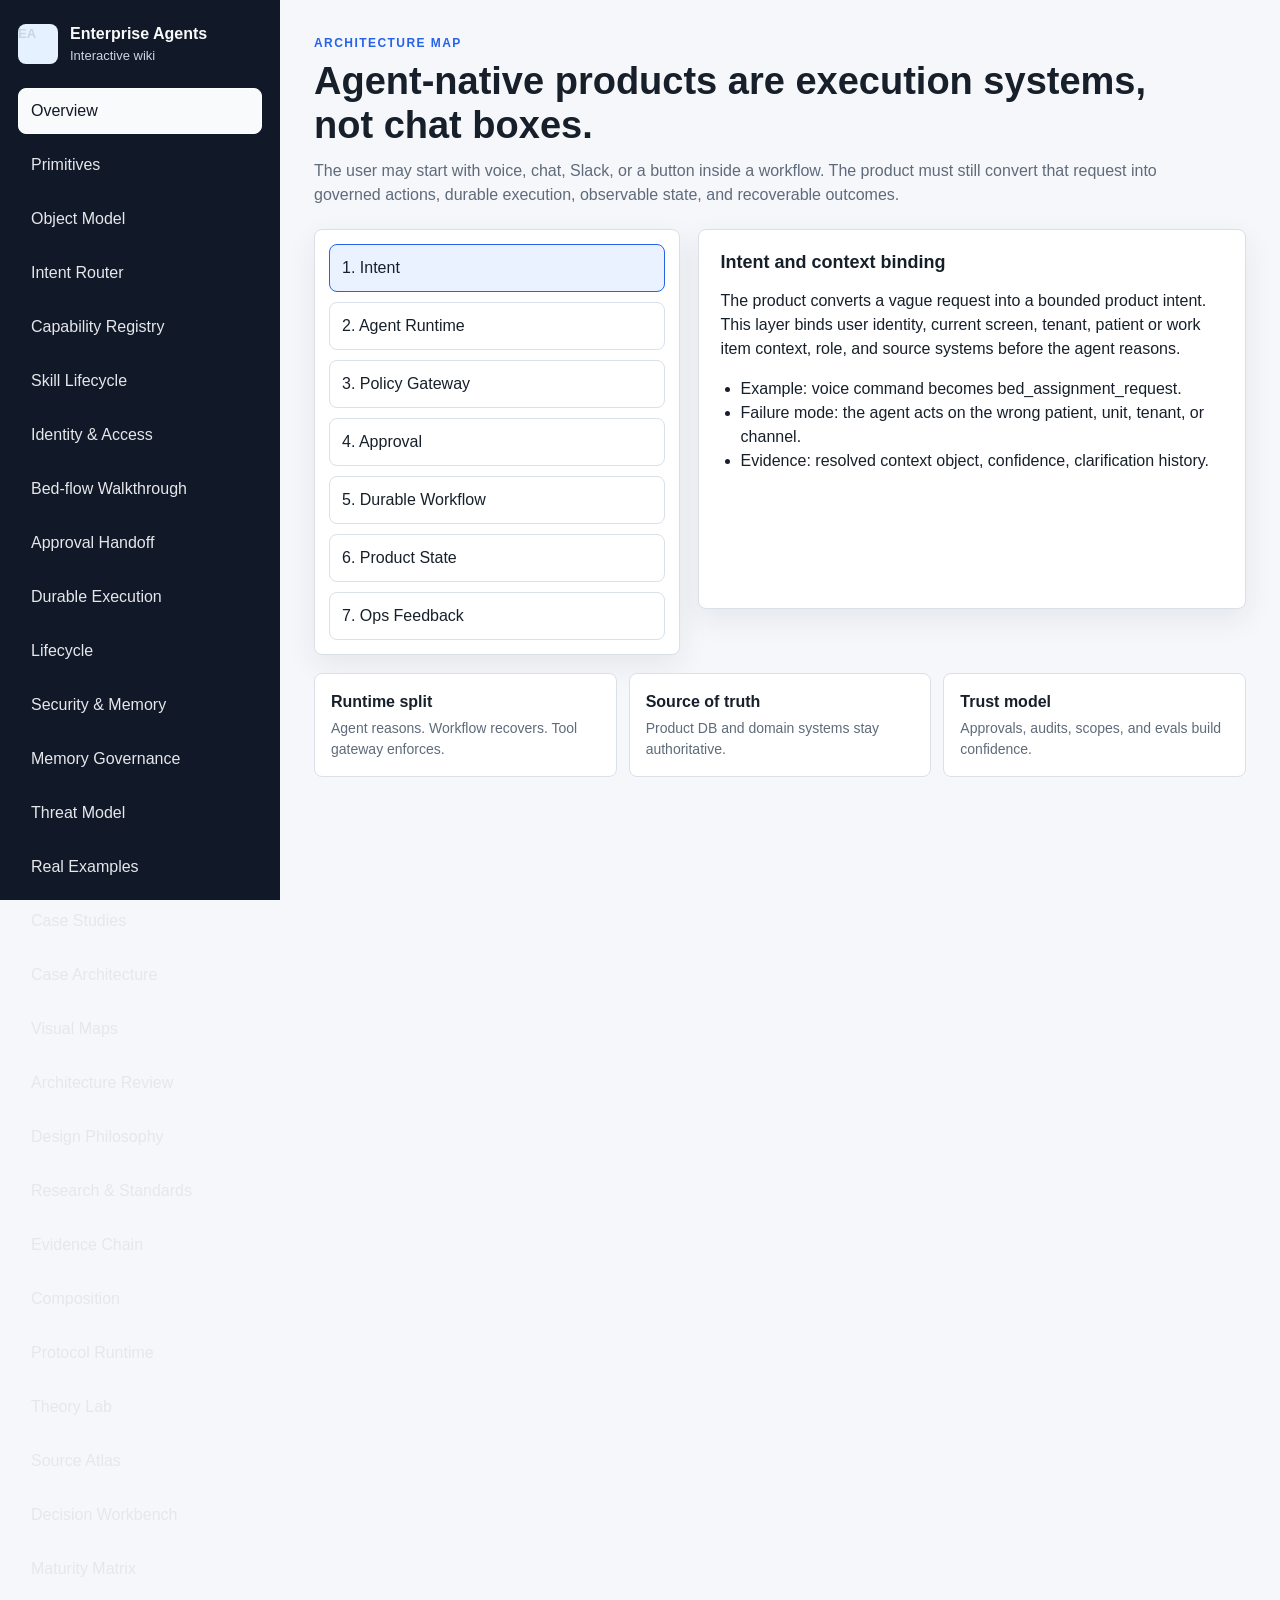
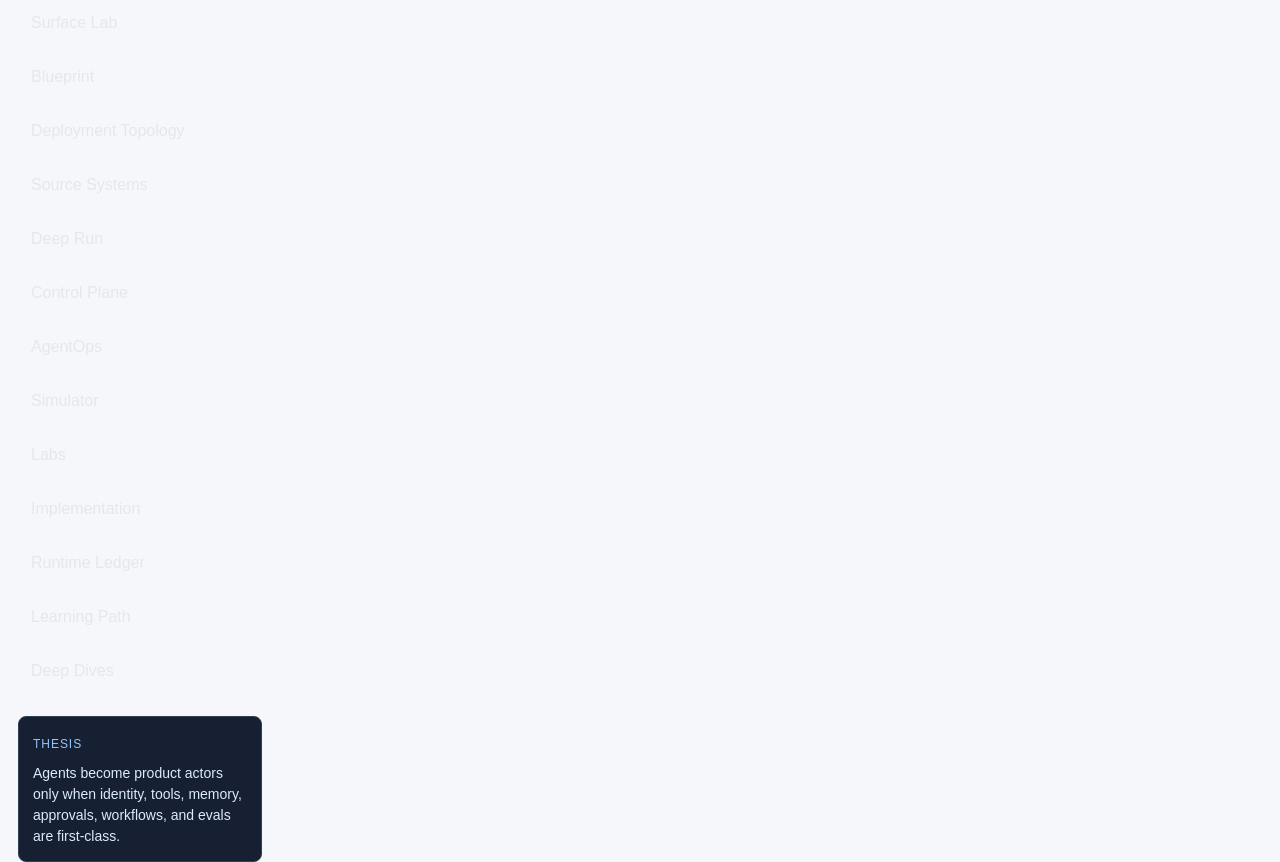
<file: index.html>
<!doctype html>
<html lang="en">
  <head>
    <meta charset="utf-8">
    <meta name="viewport" content="width=device-width, initial-scale=1">
    <title>Enterprise Agents Wiki</title>
    <link rel="stylesheet" href="assets/styles.css">
  </head>
  <body>
    <div class="app-shell">
      <aside class="sidebar" aria-label="Wiki navigation">
        <div class="brand">
          <span class="brand-mark">EA</span>
          <div>
            <strong>Enterprise Agents</strong>
            <span>Interactive wiki</span>
          </div>
        </div>
        <nav class="nav-list">
          <button class="nav-button active" data-target="overview">Overview</button>
          <button class="nav-button" data-target="primitives">Primitives</button>
          <button class="nav-button" data-target="object-model">Object Model</button>
          <button class="nav-button" data-target="intent-router">Intent Router</button>
          <button class="nav-button" data-target="capability-registry">Capability Registry</button>
          <button class="nav-button" data-target="skill-lifecycle">Skill Lifecycle</button>
          <button class="nav-button" data-target="identity-access">Identity & Access</button>
          <button class="nav-button" data-target="walkthrough">Bed-flow Walkthrough</button>
          <button class="nav-button" data-target="approval-handoff">Approval Handoff</button>
          <button class="nav-button" data-target="durable-execution">Durable Execution</button>
          <button class="nav-button" data-target="lifecycle">Lifecycle</button>
          <button class="nav-button" data-target="security">Security & Memory</button>
          <button class="nav-button" data-target="memory-governance">Memory Governance</button>
          <button class="nav-button" data-target="threat-model">Threat Model</button>
          <button class="nav-button" data-target="patterns">Real Examples</button>
          <button class="nav-button" data-target="case-studies">Case Studies</button>
          <button class="nav-button" data-target="case-architecture">Case Architecture</button>
          <button class="nav-button" data-target="visual-maps">Visual Maps</button>
          <button class="nav-button" data-target="architecture-review">Architecture Review</button>
          <button class="nav-button" data-target="design-philosophy">Design Philosophy</button>
          <button class="nav-button" data-target="research-standards">Research & Standards</button>
          <button class="nav-button" data-target="evidence-chain">Evidence Chain</button>
          <button class="nav-button" data-target="composition-workbench">Composition</button>
          <button class="nav-button" data-target="protocol-runtime">Protocol Runtime</button>
          <button class="nav-button" data-target="theory-lab">Theory Lab</button>
          <button class="nav-button" data-target="source-atlas">Source Atlas</button>
          <button class="nav-button" data-target="decision-workbench">Decision Workbench</button>
          <button class="nav-button" data-target="maturity-matrix">Maturity Matrix</button>
          <button class="nav-button" data-target="surface-lab">Surface Lab</button>
          <button class="nav-button" data-target="blueprint">Blueprint</button>
          <button class="nav-button" data-target="deployment-topology">Deployment Topology</button>
          <button class="nav-button" data-target="source-systems">Source Systems</button>
          <button class="nav-button" data-target="deep-run">Deep Run</button>
          <button class="nav-button" data-target="control-plane">Control Plane</button>
          <button class="nav-button" data-target="agentops">AgentOps</button>
          <button class="nav-button" data-target="simulator">Simulator</button>
          <button class="nav-button" data-target="labs">Labs</button>
          <button class="nav-button" data-target="implementation">Implementation</button>
          <button class="nav-button" data-target="runtime-ledger">Runtime Ledger</button>
          <button class="nav-button" data-target="learning-path">Learning Path</button>
          <button class="nav-button" data-target="dives">Deep Dives</button>
        </nav>
        <div class="sidebar-note">
          <span>Thesis</span>
          <p>Agents become product actors only when identity, tools, memory, approvals, workflows, and evals are first-class.</p>
        </div>
      </aside>

      <main class="content">
        <section class="page-section active" id="overview">
          <div class="section-header">
            <p class="eyebrow">Architecture map</p>
            <h1>Agent-native products are execution systems, not chat boxes.</h1>
            <p class="lead">The user may start with voice, chat, Slack, or a button inside a workflow. The product must still convert that request into governed actions, durable execution, observable state, and recoverable outcomes.</p>
          </div>

          <div class="architecture-grid">
            <div class="flow-panel" aria-label="Agent execution flow">
              <button class="flow-node selected" data-layer="intent">1. Intent</button>
              <button class="flow-node" data-layer="agent">2. Agent Runtime</button>
              <button class="flow-node" data-layer="policy">3. Policy Gateway</button>
              <button class="flow-node" data-layer="approval">4. Approval</button>
              <button class="flow-node" data-layer="workflow">5. Durable Workflow</button>
              <button class="flow-node" data-layer="state">6. Product State</button>
              <button class="flow-node" data-layer="ops">7. Ops Feedback</button>
            </div>
            <article class="detail-panel" id="layer-detail" aria-live="polite"></article>
          </div>

          <div class="principle-strip">
            <div>
              <strong>Runtime split</strong>
              <span>Agent reasons. Workflow recovers. Tool gateway enforces.</span>
            </div>
            <div>
              <strong>Source of truth</strong>
              <span>Product DB and domain systems stay authoritative.</span>
            </div>
            <div>
              <strong>Trust model</strong>
              <span>Approvals, audits, scopes, and evals build confidence.</span>
            </div>
          </div>
        </section>

        <section class="page-section" id="primitives">
          <div class="section-header">
            <p class="eyebrow">Product object model</p>
            <h2>Seven primitives make agents first-class.</h2>
            <p class="lead">A useful product model separates identity, capability, execution, governance, and release controls.</p>
          </div>
          <div class="card-grid" id="primitive-grid"></div>
          <div class="split-layout">
            <article class="panel">
              <h3>Product table sketch</h3>
              <pre><code>agents
agent_versions
agent_runs
agent_steps
tool_registry
tool_calls
approvals
memory_items
audit_events
eval_runs
release_bundles</code></pre>
            </article>
            <article class="panel">
              <h3>Release bundle</h3>
              <p>A release should pin prompts, model IDs, tool versions, memory schemas, policies, eval sets, and workflow code. Without this, you cannot reproduce behavior after a failure.</p>
            </article>
          </div>
        </section>

        <section class="page-section" id="object-model">
          <div class="section-header">
            <p class="eyebrow">Product object graph</p>
            <h2>Turn agent architecture into records that can be queried, audited, replayed, and improved.</h2>
            <p class="lead">Pick a scenario and a product object. The lab shows ownership, writer, readers, keys, foreign-key style links, invariants, failure modes, and an example record for a real run.</p>
          </div>

          <div class="object-model-scenarios" id="object-model-scenarios"></div>

          <div class="object-model-layout">
            <div class="object-model-list" id="object-model-list"></div>
            <article class="object-model-detail" id="object-model-detail"></article>
          </div>

          <div class="object-model-board">
            <article class="object-model-panel">
              <div class="object-model-record-header">
                <h3>Example persisted record</h3>
                <a href="product-object-model-lab.md">Open companion note</a>
              </div>
              <pre class="example-code"><code id="object-model-record"></code></pre>
            </article>
            <article class="object-model-panel">
              <h3>Relationship path</h3>
              <div class="object-model-relations" id="object-model-relations"></div>
            </article>
          </div>

          <article class="object-model-panel object-model-matrix-panel">
            <h3>Record ownership matrix</h3>
            <div class="object-model-matrix" id="object-model-matrix"></div>
          </article>
        </section>

        <section class="page-section" id="intent-router">
          <div class="section-header">
            <p class="eyebrow">Intent to action</p>
            <h2>Route a user request into context, tools, approval, or clarification.</h2>
            <p class="lead">Voice, chat, Slack, and buttons are only entry points. The product must bind the request to a work object, compare candidate tools, classify risk, ask clarification when needed, and stop at an exact action proposal before durable execution.</p>
          </div>

          <div class="intent-router-scenarios" id="intent-router-scenarios"></div>

          <div class="intent-router-layout">
            <div class="intent-router-stages" id="intent-router-stages"></div>
            <article class="intent-router-detail" id="intent-router-detail"></article>
          </div>

          <div class="intent-router-board">
            <article class="intent-router-panel">
              <h3>Route record preview</h3>
              <pre class="example-code"><code id="intent-router-record"></code></pre>
            </article>
            <article class="intent-router-panel">
              <h3>Candidate tools</h3>
              <div class="intent-router-tools" id="intent-router-tools"></div>
            </article>
          </div>

          <div class="intent-router-board">
            <article class="intent-router-panel">
              <h3>Signal stack</h3>
              <div class="intent-router-signals" id="intent-router-signals"></div>
            </article>
            <article class="intent-router-panel">
              <h3>Routing evals</h3>
              <div class="intent-router-evals" id="intent-router-evals"></div>
            </article>
          </div>
        </section>

        <section class="page-section" id="capability-registry">
          <div class="section-header">
            <p class="eyebrow">Skills and tools</p>
            <h2>Grant agent capabilities through a registry, not through prompts.</h2>
            <p class="lead">Pick a workflow and a capability type. The lab shows what the capability does, how access is granted, which records prove it is safe, and how it composes with context, tools, workflows, memory, and observability.</p>
          </div>

          <div class="capability-scenarios" id="capability-scenarios"></div>

          <div class="capability-layout">
            <div class="capability-types" id="capability-types"></div>
            <article class="capability-detail" id="capability-detail"></article>
          </div>

          <div class="capability-board">
            <article class="capability-panel">
              <h3>Access grant record</h3>
              <pre class="example-code"><code id="capability-record"></code></pre>
            </article>
            <article class="capability-panel">
              <h3>Connection path</h3>
              <div class="capability-flow" id="capability-flow"></div>
            </article>
          </div>

          <article class="capability-panel capability-composition-panel">
            <h3>Scenario composition recipe</h3>
            <div class="capability-composition" id="capability-composition"></div>
          </article>
        </section>

        <section class="page-section" id="skill-lifecycle">
          <div class="section-header">
            <p class="eyebrow">Skill lifecycle</p>
            <h2>Let skills evolve through evidence, review, evals, and release bundles.</h2>
            <p class="lead">Pick a workflow and lifecycle gate. The lab shows how a skill change moves from trace evidence into authored instructions, owner review, trajectory evals, rollout, runtime use, and learning without silent prompt drift.</p>
          </div>

          <div class="skill-scenarios" id="skill-scenarios"></div>

          <div class="skill-layout">
            <div class="skill-stages" id="skill-stages"></div>
            <article class="skill-detail" id="skill-detail"></article>
          </div>

          <div class="skill-board">
            <article class="skill-panel">
              <h3>Skill lifecycle record</h3>
              <pre class="example-code"><code id="skill-record"></code></pre>
            </article>
            <article class="skill-panel">
              <h3>Dependency and authority map</h3>
              <div class="skill-dependencies" id="skill-dependencies"></div>
            </article>
          </div>

          <article class="skill-panel skill-eval-panel">
            <div class="skill-eval-header">
              <h3>Release-blocking evals</h3>
              <a href="skill-lifecycle-lab.md">Open companion note</a>
            </div>
            <div class="skill-evals" id="skill-evals"></div>
          </article>
        </section>

        <section class="page-section" id="identity-access">
          <div class="section-header">
            <p class="eyebrow">Identity and authority</p>
            <h2>Agents act only inside the intersection of user authority, agent grants, connector scopes, policy, and approval.</h2>
            <p class="lead">Pick a workflow and an authority boundary. The lab traces who the agent is acting for, which credential is being used, what is allowed or denied, which record proves it, and how revocation works.</p>
          </div>

          <div class="identity-access-scenarios" id="identity-access-scenarios"></div>

          <div class="identity-access-layout">
            <div class="identity-access-boundaries" id="identity-access-boundaries"></div>
            <article class="identity-access-detail" id="identity-access-detail"></article>
          </div>

          <div class="identity-access-board">
            <article class="identity-access-panel">
              <h3>Access decision record</h3>
              <pre class="example-code"><code id="identity-access-record"></code></pre>
            </article>
            <article class="identity-access-panel">
              <h3>Authority flow</h3>
              <div class="identity-access-flow" id="identity-access-flow"></div>
            </article>
          </div>

          <article class="identity-access-panel identity-access-matrix-panel">
            <h3>Subject and credential matrix</h3>
            <div class="identity-access-matrix" id="identity-access-matrix"></div>
          </article>
        </section>

        <section class="page-section" id="walkthrough">
          <div class="section-header">
            <p class="eyebrow">Interactive walkthrough</p>
            <h2>Healthcare bed-flow agent, end to end.</h2>
            <p class="lead">This walkthrough shows how voice input, agent reasoning, tools, approvals, workflow execution, state updates, memory, audit, and evals combine in one product journey.</p>
          </div>

          <div class="walkthrough-layout">
            <div class="step-list" id="step-list"></div>
            <article class="walkthrough-card">
              <div class="step-meta">
                <span id="step-number">Step 1</span>
                <span id="step-layer">Input</span>
              </div>
              <h3 id="step-title"></h3>
              <p id="step-body"></p>
              <div class="state-box">
                <div class="state-title">Current run state</div>
                <pre><code id="run-state"></code></pre>
              </div>
              <div class="action-row">
                <button class="secondary-button" id="prev-step">Previous</button>
                <button class="primary-button" id="next-step">Next</button>
                <button class="danger-button hidden" id="reject-action">Reject</button>
                <button class="confirm-button hidden" id="approve-action">Approve action</button>
              </div>
            </article>
          </div>

          <div class="timeline-panel">
            <h3>Run timeline</h3>
            <ol id="timeline"></ol>
          </div>
        </section>

        <section class="page-section" id="approval-handoff">
          <div class="section-header">
            <p class="eyebrow">Approval and handoff</p>
            <h2>Approval must bind to exact payloads and resume safely.</h2>
            <p class="lead">Pick a scenario and a human decision. The lab shows the approval card, payload hash behavior, audit record, workflow resume path, and what the agent or workflow may do next.</p>
          </div>

          <div class="approval-scenarios" id="approval-scenarios"></div>

          <div class="approval-layout">
            <div class="approval-decision-tabs" id="approval-decision-tabs"></div>
            <article class="approval-detail" id="approval-detail"></article>
          </div>

          <div class="approval-board">
            <article class="approval-panel">
              <h3>Approval record</h3>
              <pre class="example-code"><code id="approval-record"></code></pre>
            </article>
            <article class="approval-panel">
              <h3>Resume state path</h3>
              <div class="approval-state-path" id="approval-state-path"></div>
            </article>
          </div>

          <div class="approval-board">
            <article class="approval-panel">
              <h3>Payload comparison</h3>
              <div class="approval-payloads" id="approval-payloads"></div>
            </article>
            <article class="approval-panel">
              <h3>Audit and eval evidence</h3>
              <div class="approval-evidence" id="approval-evidence"></div>
            </article>
          </div>
        </section>

        <section class="page-section" id="durable-execution">
          <div class="section-header">
            <p class="eyebrow">Durable execution</p>
            <h2>Workflow owns recovery after the agent proposes action.</h2>
            <p class="lead">Pick a scenario and a workflow concern. The lab shows what stays in the agent loop, what moves into durable workflow, how retries avoid duplicate side effects, and how cancellation, compensation, verification, and platform choices fit together.</p>
          </div>

          <div class="durable-scenarios" id="durable-scenarios"></div>

          <div class="durable-layout">
            <div class="durable-concern-tabs" id="durable-concern-tabs"></div>
            <article class="durable-detail" id="durable-detail"></article>
          </div>

          <div class="durable-board">
            <article class="durable-panel">
              <h3>Workflow record preview</h3>
              <pre class="example-code"><code id="durable-record"></code></pre>
            </article>
            <article class="durable-panel">
              <h3>State path</h3>
              <div class="durable-state-path" id="durable-state-path"></div>
            </article>
          </div>

          <div class="durable-board">
            <article class="durable-panel">
              <h3>Agent loop vs workflow</h3>
              <div class="durable-split" id="durable-split"></div>
            </article>
            <article class="durable-panel">
              <h3>Platform fit</h3>
              <div class="durable-platforms" id="durable-platforms"></div>
            </article>
          </div>
        </section>

        <section class="page-section" id="lifecycle">
          <div class="section-header">
            <p class="eyebrow">Lifecycle</p>
            <h2>Agents need a release lifecycle, not silent daily drift.</h2>
            <p class="lead">Improvements should move through traces, analysis, changes, evals, rollout, and rollback. Production behavior should be reproducible.</p>
          </div>

          <div class="lifecycle-track" id="lifecycle-track"></div>
          <div class="panel">
            <h3>Autonomy ladder</h3>
            <label for="autonomy-range" class="range-label">Select autonomy level</label>
            <input id="autonomy-range" type="range" min="0" max="5" value="2">
            <div class="autonomy-output" id="autonomy-output"></div>
          </div>
        </section>

        <section class="page-section" id="security">
          <div class="section-header">
            <p class="eyebrow">Controls</p>
            <h2>Prompt text is not security.</h2>
            <p class="lead">Tools enforce policy. Memory writes are product mutations. Audit logs prove accountability.</p>
          </div>

          <div class="split-layout">
            <article class="panel">
              <h3>Tool policy builder</h3>
              <div class="form-grid">
                <label>Data class
                  <select id="data-class">
                    <option value="public">Public</option>
                    <option value="internal">Internal</option>
                    <option value="pii">PII</option>
                    <option value="phi">PHI</option>
                  </select>
                </label>
                <label>Side effect
                  <select id="side-effect">
                    <option value="read">Read</option>
                    <option value="draft">Draft</option>
                    <option value="write">Write</option>
                    <option value="external">External communication</option>
                  </select>
                </label>
                <label>Autonomy
                  <select id="policy-autonomy">
                    <option value="suggest">Suggest</option>
                    <option value="draft">Draft with approval</option>
                    <option value="supervised">Supervised execute</option>
                    <option value="bounded">Bounded autonomous</option>
                  </select>
                </label>
              </div>
              <div class="policy-output" id="policy-output"></div>
            </article>

            <article class="panel">
              <h3>Memory classifier</h3>
              <div class="memory-list" id="memory-list"></div>
            </article>
          </div>
        </section>

        <section class="page-section" id="memory-governance">
          <div class="section-header">
            <p class="eyebrow">Memory governance</p>
            <h2>Memory is a product mutation, not a hidden prompt scratchpad.</h2>
            <p class="lead">Pick a scenario and memory class. The lab shows whether the candidate should be stored, who can approve it, where it can be reused, how users correct or delete it, and what evals prevent bad memory from changing future behavior.</p>
          </div>

          <div class="memory-scenarios" id="memory-scenarios"></div>

          <div class="memory-governance-layout">
            <div class="memory-class-tabs" id="memory-class-tabs"></div>
            <article class="memory-governance-detail" id="memory-governance-detail"></article>
          </div>

          <div class="memory-governance-board">
            <article class="memory-governance-panel">
              <h3>Memory item preview</h3>
              <pre class="example-code"><code id="memory-record"></code></pre>
            </article>
            <article class="memory-governance-panel">
              <h3>Lifecycle path</h3>
              <div class="memory-lifecycle" id="memory-lifecycle"></div>
            </article>
          </div>

          <div class="memory-governance-board">
            <article class="memory-governance-panel">
              <h3>Use audit</h3>
              <div class="memory-use-audit" id="memory-use-audit"></div>
            </article>
            <article class="memory-governance-panel">
              <h3>Eval cases</h3>
              <div class="memory-evals" id="memory-evals"></div>
            </article>
          </div>

          <div class="memory-proposal-lab">
            <div class="section-subheader">
              <p class="eyebrow">Memory lifecycle lab</p>
              <h3>Trace how a memory proposal becomes active product context.</h3>
              <p>Switch scenario and stage to see the record, control gates, retrieval use, and correction path. The key distinction is that a memory proposal is evidence for review; it is not active memory until policy, owner approval, release, and eval gates pass.</p>
            </div>

            <div class="memory-proposal-scenarios" id="memory-proposal-scenarios"></div>

            <div class="memory-proposal-layout">
              <div class="memory-proposal-stages" id="memory-proposal-stages"></div>
              <article class="memory-proposal-detail" id="memory-proposal-detail"></article>
            </div>

            <div class="memory-proposal-board">
              <article class="memory-proposal-panel">
                <h3>Lifecycle record</h3>
                <pre class="example-code"><code id="memory-proposal-record"></code></pre>
              </article>
              <article class="memory-proposal-panel">
                <h3>Runtime use</h3>
                <div class="memory-proposal-use" id="memory-proposal-use"></div>
              </article>
            </div>

            <div class="memory-proposal-board">
              <article class="memory-proposal-panel">
                <h3>Control gates</h3>
                <div class="memory-proposal-controls" id="memory-proposal-controls"></div>
              </article>
              <article class="memory-proposal-panel">
                <h3>Release evals</h3>
                <div class="memory-proposal-evals" id="memory-proposal-evals"></div>
              </article>
            </div>
          </div>
        </section>

        <section class="page-section" id="threat-model">
          <div class="section-header">
            <p class="eyebrow">Risk architecture</p>
            <h2>Threat model agent actions across product surfaces.</h2>
            <p class="lead">A first-class agent needs explicit threat stories, enforcement boundaries, evidence records, evals, and recovery paths for every scenario where it reads sensitive context or changes product state.</p>
          </div>

          <div class="threat-scenarios" id="threat-scenarios"></div>
          <div class="threat-layout">
            <div class="threat-tabs" id="threat-tabs"></div>
            <article class="threat-detail" id="threat-detail"></article>
          </div>

          <div class="threat-board">
            <article class="threat-panel">
              <h3>Threat record preview</h3>
              <pre><code id="threat-record"></code></pre>
            </article>
            <article class="threat-panel">
              <h3>Control chain</h3>
              <div class="threat-chain" id="threat-chain"></div>
            </article>
          </div>
        </section>

        <section class="page-section" id="patterns">
          <div class="section-header">
            <p class="eyebrow">Industry pattern library</p>
            <h2>Use platforms as pattern sources, not blind templates.</h2>
            <p class="lead">Each platform highlights one useful piece of the stack. The product architecture still has to compose them into a governed lifecycle.</p>
          </div>
          <div class="pattern-tabs" id="pattern-tabs"></div>
          <article class="pattern-detail" id="pattern-detail"></article>

          <div class="teardown-panel">
            <div class="teardown-header">
              <div>
                <h3>Product pattern teardown</h3>
                <p>Pick a real platform or product pattern. The teardown separates what the user sees from the hidden architecture pieces, what we can copy, what remains unproven, and which evidence we would require before shipping a similar agent.</p>
              </div>
              <a href="industry-pattern-teardowns.md">Open teardown note</a>
            </div>
            <div class="teardown-tabs" id="teardown-tabs"></div>
            <article class="teardown-detail" id="teardown-detail"></article>
          </div>

          <div class="teardown-board">
            <article class="teardown-card">
              <h3>Architecture decomposition</h3>
              <div class="teardown-layers" id="teardown-layers"></div>
            </article>
            <article class="teardown-card">
              <h3>Evidence questions</h3>
              <div class="teardown-evidence" id="teardown-evidence"></div>
            </article>
          </div>
        </section>

        <section class="page-section" id="case-studies">
          <div class="section-header">
            <p class="eyebrow">Case studies</p>
            <h2>See how the same primitives change by domain.</h2>
            <p class="lead">These are not vendor scorecards. They are product-pattern studies that map real-life workflows to agent-native architecture decisions.</p>
          </div>

          <div class="case-layout">
            <div class="case-tabs" id="case-tabs"></div>
            <article class="case-detail" id="case-detail"></article>
          </div>

          <div class="case-compare-panel">
            <h3>Cross-case comparison</h3>
            <div class="case-compare-grid" id="case-compare-grid"></div>
          </div>
        </section>

        <section class="page-section" id="case-architecture">
          <div class="section-header">
            <p class="eyebrow">Industry case architecture lab</p>
            <h2>Separate public evidence, architecture inference, and product responsibility.</h2>
            <p class="lead">Pick a workflow. The lab maps papers, standards, platform examples, lifecycle records, and case-specific risks into one adoption decision record.</p>
          </div>

          <div class="case-arch-tabs" id="case-arch-tabs"></div>
          <div class="case-arch-layout">
            <article class="case-arch-detail" id="case-arch-detail"></article>
            <article class="case-arch-record-panel">
              <div class="case-arch-record-header">
                <h3>Adoption decision record</h3>
                <a href="industry-case-architecture-lab.md">Open companion note</a>
              </div>
              <pre id="case-arch-record"></pre>
            </article>
          </div>

          <div class="case-arch-board">
            <article class="case-arch-panel">
              <h3>Evidence ladder</h3>
              <div class="case-arch-evidence" id="case-arch-evidence"></div>
            </article>
            <article class="case-arch-panel">
              <h3>Architecture path</h3>
              <div class="case-arch-path" id="case-arch-path"></div>
            </article>
          </div>
        </section>

        <section class="page-section" id="visual-maps">
          <div class="section-header">
            <p class="eyebrow">Visual maps</p>
            <h2>Inspect the system as flows, states, and feedback loops.</h2>
            <p class="lead">Use these maps to reason about what happens over time: who acts, what state changes, where approval pauses execution, and how production learning becomes a controlled release.</p>
          </div>

          <div class="visual-layout">
            <div class="visual-tabs" id="visual-tabs"></div>
            <article class="visual-detail" id="visual-detail"></article>
          </div>
        </section>

        <section class="page-section" id="architecture-review">
          <div class="section-header">
            <p class="eyebrow">Architecture review</p>
            <h2>Debate each part before turning it into platform code.</h2>
            <p class="lead">Each aspect has a different failure mode. This review room makes the tradeoffs explicit so we can decide what belongs in product infrastructure, what belongs in the agent runtime, and what needs deeper research.</p>
          </div>

          <div class="review-layout">
            <div class="review-tabs" id="review-tabs"></div>
            <article class="review-detail" id="review-detail"></article>
          </div>
        </section>

        <section class="page-section" id="design-philosophy">
          <div class="section-header">
            <p class="eyebrow">Design philosophy</p>
            <h2>Use deep modules to keep agent-native products understandable.</h2>
            <p class="lead">Pick a scenario and a product boundary. The lab tests whether the boundary has a narrow interface, hides real complexity, owns an invariant, avoids shallow orchestration, and has a proof test.</p>
          </div>

          <div class="design-scenarios" id="design-scenarios"></div>

          <div class="design-layout">
            <div class="design-boundaries" id="design-boundaries"></div>
            <article class="design-detail" id="design-detail"></article>
          </div>

          <div class="design-board">
            <article class="design-panel">
              <div class="design-panel-header">
                <h3>Design review record</h3>
                <a href="design-philosophy-lab.md">Open companion note</a>
              </div>
              <pre class="example-code"><code id="design-record"></code></pre>
            </article>
            <article class="design-panel">
              <h3>Boundary connection path</h3>
              <div class="design-path" id="design-path"></div>
            </article>
          </div>

          <article class="design-panel design-matrix-panel">
            <h3>Module depth matrix</h3>
            <div class="design-matrix" id="design-matrix"></div>
          </article>
        </section>

        <section class="page-section" id="research-standards">
          <div class="section-header">
            <p class="eyebrow">Research spine</p>
            <h2>Connect papers, standards, and product architecture.</h2>
            <p class="lead">Agent-native products sit at the intersection of research loops, interoperability protocols, security standards, observability schemas, domain models, and real work surfaces. This section maps each source family to the architecture layer it should influence.</p>
          </div>

          <div class="research-layout">
            <div class="research-tabs" id="research-tabs"></div>
            <article class="research-detail" id="research-detail"></article>
          </div>

          <div class="research-stack-panel">
            <h3>Architecture connection map</h3>
            <p>Use this as the system blueprint: papers explain how agents reason and learn, standards define the boundaries, and product cases show which surfaces users actually trust.</p>
            <div class="research-stack" id="research-stack"></div>
          </div>

          <div class="research-contract-panel">
            <div class="research-contract-header">
              <div>
                <h3>Standards-to-product contract map</h3>
                <p>Select a paper, protocol, standard, or case pattern. The workbench translates it into the product boundary it should constrain, the artifact we should build, and the evidence that proves the boundary is real.</p>
              </div>
              <a href="research-standards.md">Open companion note</a>
            </div>
            <div class="research-contract-layout">
              <div class="research-contract-list" id="source-contract-list"></div>
              <article class="research-contract-detail" id="source-contract-detail"></article>
            </div>
            <div class="research-contract-board">
              <article class="research-contract-card">
                <h3>Contract record preview</h3>
                <pre class="example-code"><code id="source-contract-record"></code></pre>
              </article>
              <article class="research-contract-card">
                <h3>Boundary chain</h3>
                <div class="source-contract-chain" id="source-contract-chain"></div>
              </article>
            </div>
          </div>

          <div class="research-discussion-panel">
            <h3>Simulated architecture discussion</h3>
            <p>This is a synthesized discussion between roles, not quotes from real people. It highlights where a product team should agree, where it should disagree, and what evidence should settle the argument.</p>
            <div class="research-discussion" id="research-discussion"></div>
          </div>
        </section>

        <section class="page-section" id="evidence-chain">
          <div class="section-header">
            <p class="eyebrow">Evidence architecture</p>
            <h2>Trace each agent layer from papers to deployed product components.</h2>
            <p class="lead">Pick a layer. The map separates what research actually justifies, which standards constrain the boundary, which public industry cases show the pattern, and what we need to deploy, observe, and evaluate.</p>
          </div>

          <div class="evidence-layers" id="evidence-layers"></div>

          <div class="evidence-layout">
            <article class="evidence-detail" id="evidence-detail"></article>
            <article class="evidence-record-panel">
              <div class="evidence-record-header">
                <h3>Architecture evidence record</h3>
                <a href="evidence-chain-architecture.md">Open companion note</a>
              </div>
              <pre class="example-code"><code id="evidence-record"></code></pre>
            </article>
          </div>

          <div class="evidence-board">
            <article class="evidence-panel">
              <h3>Primary sources and cases</h3>
              <div class="evidence-sources" id="evidence-sources"></div>
            </article>
            <article class="evidence-panel">
              <h3>Deployable connection path</h3>
              <div class="evidence-path" id="evidence-path"></div>
            </article>
          </div>

          <article class="evidence-panel evidence-matrix-panel">
            <h3>Crux map</h3>
            <div class="evidence-matrix" id="evidence-matrix"></div>
          </article>
        </section>

        <section class="page-section" id="composition-workbench">
          <div class="section-header">
            <p class="eyebrow">System composition</p>
            <h2>Put papers, standards, product cases, and records on the same architecture layer.</h2>
            <p class="lead">Pick a workflow and a product layer. The workbench shows what research contributes, which standard constrains the boundary, which industry pattern resembles it, what product record proves it, and which eval should block release.</p>
          </div>

          <div class="composition-scenarios" id="composition-scenarios"></div>

          <div class="composition-layout">
            <div class="composition-layers" id="composition-layers"></div>
            <article class="composition-detail" id="composition-detail"></article>
          </div>

          <div class="composition-board">
            <article class="composition-panel">
              <h3>Layer crosswalk</h3>
              <div class="composition-crosswalk" id="composition-crosswalk"></div>
            </article>
            <article class="composition-panel">
              <h3>Composition decision record</h3>
              <pre class="example-code"><code id="composition-record"></code></pre>
            </article>
          </div>

          <article class="composition-panel composition-trail-panel">
            <h3>End-to-end stack trail</h3>
            <div class="composition-trail" id="composition-trail"></div>
          </article>
        </section>

        <section class="page-section" id="protocol-runtime">
          <div class="section-header">
            <p class="eyebrow">Runtime and protocol choices</p>
            <h2>Choose the right boundary: agent loop, internal API, MCP, workflow, A2A, event, or control plane.</h2>
            <p class="lead">Pick a workflow and a platform pattern. The lab shows what that pattern should own, what it must not own, which records prove the boundary, and which eval catches misuse.</p>
          </div>

          <div class="protocol-scenarios" id="protocol-scenarios"></div>

          <div class="protocol-layout">
            <div class="protocol-options" id="protocol-options"></div>
            <article class="protocol-detail" id="protocol-detail"></article>
          </div>

          <div class="protocol-board">
            <article class="protocol-panel">
              <h3>Decision matrix</h3>
              <div class="protocol-matrix" id="protocol-matrix"></div>
            </article>
            <article class="protocol-panel">
              <h3>Boundary decision record</h3>
              <pre class="example-code"><code id="protocol-record"></code></pre>
            </article>
          </div>

          <article class="protocol-panel protocol-path-panel">
            <h3>How the choices combine</h3>
            <div class="protocol-path" id="protocol-path"></div>
          </article>
        </section>

        <section class="page-section" id="theory-lab">
          <div class="section-header">
            <p class="eyebrow">Paper-to-product lab</p>
            <h2>Translate agent papers into product architecture.</h2>
            <p class="lead">Select a research primitive and a real workflow. The lab shows what the paper contributes, what it does not solve, which architecture layers it touches, and what evidence a product team should capture.</p>
          </div>

          <div class="theory-scenarios" id="theory-scenarios"></div>
          <div class="theory-layout">
            <div class="theory-papers" id="theory-papers"></div>
            <article class="theory-detail" id="theory-detail"></article>
          </div>

          <div class="theory-board">
            <article class="theory-panel">
              <h3>Architecture translation</h3>
              <div class="theory-translation" id="theory-translation"></div>
            </article>
            <article class="theory-panel">
              <h3>Trace sketch</h3>
              <pre><code id="theory-trace"></code></pre>
            </article>
          </div>

          <article class="theory-panel theory-combination-panel">
            <h3>How it combines with the rest of the stack</h3>
            <div class="theory-combination" id="theory-combination"></div>
          </article>
        </section>

        <section class="page-section" id="source-atlas">
          <div class="section-header">
            <p class="eyebrow">Evidence atlas</p>
            <h2>Inspect each paper, standard, and case study as an architecture input.</h2>
            <p class="lead">This atlas keeps us honest about what each source actually contributes. Filter by source family or product layer, then inspect the boundary it affects, the product implication, the caveat, and the design question it forces.</p>
          </div>

          <div class="source-atlas-controls panel">
            <label>Source family
              <select id="source-family">
                <option value="all">All sources</option>
                <option value="paper">Papers and benchmarks</option>
                <option value="standard">Standards and protocols</option>
                <option value="platform">Product and platform cases</option>
                <option value="healthcare">Healthcare domain sources</option>
              </select>
            </label>
            <label>Architecture layer
              <select id="source-layer">
                <option value="all">All layers</option>
                <option value="surface">Work surface</option>
                <option value="context">Context and identity</option>
                <option value="loop">Agent loop</option>
                <option value="tools">Tools and skills</option>
                <option value="connector">Connector boundary</option>
                <option value="policy">Policy and security</option>
                <option value="workflow">Durable workflow</option>
                <option value="memory">Memory and learning</option>
                <option value="observability">Observability</option>
                <option value="release">Risk and release</option>
                <option value="domain">Domain source of truth</option>
              </select>
            </label>
          </div>

          <div class="source-atlas-layout">
            <div class="source-atlas-list" id="source-atlas-list"></div>
            <article class="source-atlas-detail" id="source-atlas-detail"></article>
          </div>

          <div class="source-atlas-map-panel">
            <h3>Layer coverage</h3>
            <p>Use this to spot architecture gaps. A source can inspire a layer, but it does not replace the product contract for that layer.</p>
            <div class="source-atlas-map" id="source-atlas-map"></div>
          </div>
        </section>

        <section class="page-section" id="decision-workbench">
          <div class="section-header">
            <p class="eyebrow">Architecture decisions</p>
            <h2>Turn research and examples into product architecture decisions.</h2>
            <p class="lead">For each boundary, inspect what we adopt, what we reject, what evidence is required, and how the decision changes across healthcare, scheduling, support, and coding-agent examples.</p>
          </div>

          <div class="decision-scenarios" id="decision-scenarios"></div>

          <div class="decision-workbench-layout">
            <div class="decision-list" id="decision-list"></div>
            <article class="decision-detail" id="decision-detail"></article>
          </div>

          <div class="decision-board">
            <article class="decision-panel">
              <h3>ADR preview</h3>
              <pre class="example-code"><code id="decision-adr"></code></pre>
            </article>
            <article class="decision-panel">
              <h3>Combination dependencies</h3>
              <div class="decision-dependencies" id="decision-dependencies"></div>
            </article>
          </div>
        </section>

        <section class="page-section" id="maturity-matrix">
          <div class="section-header">
            <p class="eyebrow">Readiness model</p>
            <h2>Assess whether an agent is ready for a higher autonomy level.</h2>
            <p class="lead">Select a real scenario and autonomy target. The matrix shows which product capabilities meet the bar, which are gaps, what evidence is missing, and which deep dives should happen next.</p>
          </div>

          <div class="maturity-controls panel">
            <label>Scenario
              <select id="maturity-scenario">
                <option value="bed">Healthcare bed flow</option>
                <option value="schedule">Enterprise scheduling</option>
                <option value="support">Support resolution</option>
                <option value="coding">Code-change agent</option>
              </select>
            </label>
            <label>Target autonomy
              <select id="maturity-target">
                <option value="1">Level 1: suggest only</option>
                <option value="2" selected>Level 2: draft with approval</option>
                <option value="3">Level 3: supervised execution</option>
                <option value="4">Level 4: policy-bounded autonomous</option>
              </select>
            </label>
          </div>

          <div class="maturity-summary" id="maturity-summary"></div>
          <div class="maturity-grid" id="maturity-grid"></div>

          <div class="maturity-board">
            <article class="maturity-panel">
              <h3>Promotion path</h3>
              <div class="maturity-path" id="maturity-path"></div>
            </article>
            <article class="maturity-panel">
              <h3>Deep-dive queue</h3>
              <div class="maturity-queue" id="maturity-queue"></div>
            </article>
          </div>
        </section>

        <section class="page-section" id="surface-lab">
          <div class="section-header">
            <p class="eyebrow">Product UX surfaces</p>
            <h2>See how users interact with agents and what records change behind the scenes.</h2>
            <p class="lead">Pick a scenario and a surface. The lab shows the user-facing interface, the control available to the user, the product records created behind it, and the failure or recovery path that keeps the agent trustworthy.</p>
          </div>

          <div class="surface-scenarios" id="surface-scenarios"></div>

          <div class="surface-layout">
            <div class="surface-tabs" id="surface-tabs"></div>
            <article class="surface-detail" id="surface-detail"></article>
          </div>

          <div class="surface-board">
            <article class="surface-panel">
              <h3>Record preview</h3>
              <pre class="example-code"><code id="surface-record"></code></pre>
            </article>
            <article class="surface-panel">
              <h3>Surface connection path</h3>
              <div class="surface-flow" id="surface-flow"></div>
            </article>
          </div>

          <div class="voice-invocation-lab">
            <div class="section-subheader">
              <p class="eyebrow">Voice invocation</p>
              <h3>Turn a spoken request into a governed product run.</h3>
              <p>Pick a scenario and stage. The workbench shows what the user says, what the interface should show, what confidence and context checks happen behind the scenes, and where the system must clarify, preview, approve, or stop.</p>
            </div>

            <div class="voice-scenarios" id="voice-scenarios"></div>

            <div class="voice-layout">
              <div class="voice-stages" id="voice-stages"></div>
              <article class="voice-detail" id="voice-detail"></article>
            </div>

            <div class="voice-board">
              <article class="voice-panel">
                <h3>Voice run record</h3>
                <pre class="example-code"><code id="voice-record"></code></pre>
              </article>
              <article class="voice-panel">
                <h3>Voice to product path</h3>
                <div class="voice-path" id="voice-path"></div>
              </article>
            </div>
          </div>
        </section>

        <section class="page-section" id="blueprint">
          <div class="section-header">
            <p class="eyebrow">Operating blueprint</p>
            <h2>See which layer owns each part of an agentic product run.</h2>
            <p class="lead">This is the concrete architecture map behind the wiki. Choose a scenario, then inspect each layer: what enters, what leaves, who owns it, what standards apply, what can fail, and what evidence proves it worked.</p>
          </div>

          <div class="blueprint-scenarios" id="blueprint-scenarios"></div>

          <div class="blueprint-layout">
            <div class="blueprint-layers" id="blueprint-layers"></div>
            <article class="blueprint-detail" id="blueprint-detail"></article>
          </div>

          <div class="blueprint-flow-panel">
            <h3>End-to-end connection trail</h3>
            <p>Follow the same request as it crosses product UX, agent runtime, tools, policy, workflow, state, memory, observability, and release gates.</p>
            <div class="blueprint-flow" id="blueprint-flow"></div>
          </div>

          <div class="blueprint-contract-panel">
            <h3>Boundary contract matrix</h3>
            <div class="blueprint-contracts" id="blueprint-contracts"></div>
          </div>
        </section>

        <section class="page-section" id="deployment-topology">
          <div class="section-header">
            <p class="eyebrow">Deployment topology</p>
            <h2>Map the product agent into deployable planes, services, stores, and event paths.</h2>
            <p class="lead">Pick a workflow and deployment plane. The lab shows deployable units, contracts, state ownership, protocol anchors, source-system adapters, control hooks, and failure gates for a production topology.</p>
          </div>

          <div class="deployment-scenarios" id="deployment-scenarios"></div>

          <div class="deployment-layout">
            <div class="deployment-planes" id="deployment-planes"></div>
            <article class="deployment-detail" id="deployment-detail"></article>
          </div>

          <div class="deployment-board">
            <article class="deployment-panel">
              <h3>Topology decision record</h3>
              <pre class="example-code"><code id="deployment-record"></code></pre>
            </article>
            <article class="deployment-panel">
              <h3>Runtime request path</h3>
              <div class="deployment-path" id="deployment-path"></div>
            </article>
          </div>

          <article class="deployment-panel deployment-matrix-panel">
            <div class="deployment-matrix-header">
              <h3>Plane contract matrix</h3>
              <a href="deployment-topology-lab.md">Open companion note</a>
            </div>
            <div class="deployment-matrix" id="deployment-matrix"></div>
          </article>
        </section>

        <section class="page-section" id="source-systems">
          <div class="section-header">
            <p class="eyebrow">Source-system integration</p>
            <h2>Map every agent-visible field to an authoritative system.</h2>
            <p class="lead">Pick a scenario and field. The lab shows source ownership, standard or API anchor, read adapter, write path, cache rule, policy scope, reconciliation check, and the product record proving the agent did not become the system of record.</p>
          </div>

          <div class="source-system-scenarios" id="source-system-scenarios"></div>

          <div class="source-system-layout">
            <div class="source-system-fields" id="source-system-fields"></div>
            <article class="source-system-detail" id="source-system-detail"></article>
          </div>

          <div class="source-system-board">
            <article class="source-system-panel">
              <h3>Integration contract record</h3>
              <pre class="example-code"><code id="source-system-record"></code></pre>
            </article>
            <article class="source-system-panel">
              <h3>Connection and reconciliation path</h3>
              <div class="source-system-flow" id="source-system-flow"></div>
            </article>
          </div>

          <article class="source-system-panel source-system-matrix-panel">
            <h3>Authoritative field matrix</h3>
            <div class="source-system-matrix" id="source-system-matrix"></div>
          </article>
        </section>

        <section class="page-section" id="deep-run">
          <div class="section-header">
            <p class="eyebrow">Deep agent runbook</p>
            <h2>Watch a deep agent work over multiple iterations.</h2>
            <p class="lead">A deep agent is a harness around planning, workspace artifacts, subagents, tools, approvals, verification, memory, and release feedback. Pick a scenario and inspect what changes at each stage of the run.</p>
          </div>

          <div class="deep-run-scenarios" id="deep-run-scenarios"></div>

          <div class="deep-run-layout">
            <div class="deep-run-steps" id="deep-run-steps"></div>
            <article class="deep-run-detail" id="deep-run-detail"></article>
          </div>

          <div class="deep-run-board">
            <article class="deep-run-panel">
              <h3>Workspace artifacts</h3>
              <div class="deep-run-artifacts" id="deep-run-artifacts"></div>
            </article>
            <article class="deep-run-panel">
              <h3>Handoff and control state</h3>
              <div class="deep-run-state" id="deep-run-state"></div>
            </article>
          </div>

          <div class="deep-run-board">
            <article class="deep-run-panel">
              <h3>Stage ownership map</h3>
              <div class="deep-run-ownership" id="deep-run-ownership"></div>
            </article>
            <article class="deep-run-panel">
              <h3>Run contract record</h3>
              <pre class="example-code"><code id="deep-run-record"></code></pre>
            </article>
          </div>
        </section>

        <section class="page-section" id="control-plane">
          <div class="section-header">
            <p class="eyebrow">Agent control plane</p>
            <h2>Manage agents as governed product actors.</h2>
            <p class="lead">The control plane is where agents get identity, tool access, skills, memory policy, deployment gates, observability, incident controls, and release history. This is the product layer that stops agents from becoming unmanaged prompt scripts.</p>
          </div>

          <div class="control-plane-layout">
            <div class="control-plane-tabs" id="control-plane-tabs"></div>
            <article class="control-plane-detail" id="control-plane-detail"></article>
          </div>

          <div class="control-plane-board">
            <article class="control-plane-panel">
              <h3>Release gate simulator</h3>
              <p>Select a change request and inspect which reviews, evals, rollout controls, and rollback paths the product should require.</p>
              <div class="control-change-list" id="control-change-list"></div>
            </article>
            <article class="control-plane-panel">
              <h3>Agent manifest preview</h3>
              <pre class="example-code"><code id="control-manifest"></code></pre>
            </article>
          </div>
        </section>

        <section class="page-section" id="agentops">
          <div class="section-header">
            <p class="eyebrow">Operations lifecycle</p>
            <h2>Operate agent releases from change request to rollback.</h2>
            <p class="lead">Pick a real change request and inspect the operational gates, evidence, telemetry, rollout policy, incident controls, and learning loop required before an agent capability becomes production behavior.</p>
          </div>

          <div class="ops-changes" id="ops-changes"></div>

          <div class="ops-layout">
            <div class="ops-stages" id="ops-stages"></div>
            <article class="ops-detail" id="ops-detail"></article>
          </div>

          <div class="ops-board">
            <article class="ops-panel">
              <h3>Operational telemetry</h3>
              <div class="ops-telemetry" id="ops-telemetry"></div>
            </article>
            <article class="ops-panel">
              <h3>Release operation record</h3>
              <pre class="example-code"><code id="ops-record"></code></pre>
            </article>
          </div>

          <article class="ops-panel ops-timeline-panel">
            <h3>Lifecycle timeline</h3>
            <div class="ops-timeline" id="ops-timeline"></div>
          </article>

          <div class="improvement-loop-lab">
            <div class="section-subheader">
              <p class="eyebrow">Governed improvement loop</p>
              <h3>Turn production signals into controlled agent improvements.</h3>
              <p>Pick a real signal and a change route. The workbench shows whether the evidence should become memory, a skill update, a tool contract, a policy patch, an eval case, or a release bundle change, and when the model is allowed to use it.</p>
            </div>

            <div class="improvement-scenarios" id="improvement-scenarios"></div>

            <div class="improvement-layout">
              <div class="improvement-routes" id="improvement-routes"></div>
              <article class="improvement-detail" id="improvement-detail"></article>
            </div>

            <div class="improvement-board">
              <article class="improvement-panel">
                <h3>Improvement decision record</h3>
                <pre class="example-code"><code id="improvement-record"></code></pre>
              </article>
              <article class="improvement-panel">
                <h3>Activation chain</h3>
                <div class="improvement-chain" id="improvement-chain"></div>
              </article>
            </div>
          </div>

          <div class="eval-harness-lab">
            <div class="section-subheader">
              <p class="eyebrow">Eval and release harness</p>
              <h3>Turn production evidence into release-blocking trajectory tests.</h3>
              <p>Pick a change and an eval case to see the fixture, trajectory, assertions, blocking rule, observability evidence, and release-gate record. This is the part that prevents agent improvement from becoming silent drift.</p>
            </div>

            <div class="eval-harness-changes" id="eval-harness-changes"></div>

            <div class="eval-harness-layout">
              <div class="eval-harness-cases" id="eval-harness-cases"></div>
              <article class="eval-harness-detail" id="eval-harness-detail"></article>
            </div>

            <div class="eval-harness-board">
              <article class="eval-harness-panel">
                <h3>EvalCase record</h3>
                <pre class="example-code"><code id="eval-harness-record"></code></pre>
              </article>
              <article class="eval-harness-panel">
                <h3>Coverage and gate</h3>
                <div class="eval-harness-coverage" id="eval-harness-coverage"></div>
              </article>
            </div>
          </div>
        </section>

        <section class="page-section" id="simulator">
          <div class="section-header">
            <p class="eyebrow">Implementation simulator</p>
            <h2>Run a fake agent workflow and inspect the records it creates.</h2>
            <p class="lead">This browser-only simulator turns the wiki model into a concrete vertical slice. Step through a bed-flow run, inject failures, approve or reject the action, and inspect AgentRun, ToolCall, Approval, Workflow, Audit, Timeline, Memory, and Eval records.</p>
          </div>

          <div class="simulator-controls panel">
            <label>Failure mode
              <select id="simulator-failure">
                <option value="happy">Happy path</option>
                <option value="ambiguous">Ambiguous context</option>
                <option value="tool-timeout">Tool timeout and retry</option>
                <option value="approval-rejected">Approval rejected</option>
                <option value="source-mismatch">Source-system mismatch</option>
                <option value="bad-memory">Bad memory proposal</option>
              </select>
            </label>
            <div class="action-row">
              <button class="secondary-button" id="simulator-reset">Reset run</button>
              <button class="primary-button" id="simulator-next">Next event</button>
              <button class="confirm-button hidden" id="simulator-approve">Approve payload</button>
              <button class="danger-button hidden" id="simulator-reject">Reject payload</button>
            </div>
          </div>

          <div class="simulator-grid">
            <article class="panel simulator-panel">
              <h3>Current run state</h3>
              <pre class="example-code"><code id="simulator-state"></code></pre>
            </article>
            <article class="panel simulator-panel">
              <h3>Event stream</h3>
              <div class="simulator-events" id="simulator-events"></div>
            </article>
          </div>

          <div class="panel simulator-record-panel">
            <h3>Persisted product records</h3>
            <div class="simulator-records" id="simulator-records"></div>
          </div>

          <div class="panel simulator-eval-panel">
            <h3>Eval checks</h3>
            <div class="simulator-evals" id="simulator-evals"></div>
          </div>
        </section>

        <section class="page-section" id="labs">
          <div class="section-header">
            <p class="eyebrow">Interactive labs</p>
            <h2>Understand how deep agents work inside products.</h2>
            <p class="lead">These labs show the internal harness, how architecture changes based on risk and duration, and why trace and audit data are different but connected.</p>
          </div>

          <div class="lab-grid">
            <article class="panel lab-panel">
              <h3>Deep agent harness anatomy</h3>
              <p>Select a part of the harness to see what it does in a real product, what can fail, and what evidence proves it worked.</p>
              <div class="harness-layout">
                <div class="harness-parts" id="harness-parts"></div>
                <div class="harness-detail" id="harness-detail"></div>
              </div>
            </article>

            <article class="panel lab-panel">
              <h3>Architecture composer</h3>
              <p>Change the scenario constraints and see which architecture path the product should use.</p>
              <div class="composer-form">
                <label>Scenario
                  <select id="composer-scenario">
                    <option value="bed">Healthcare bed request</option>
                    <option value="schedule">Enterprise scheduling</option>
                    <option value="support">Customer support resolution</option>
                    <option value="coding">Code change agent</option>
                  </select>
                </label>
                <label>Duration
                  <select id="composer-duration">
                    <option value="seconds">Seconds</option>
                    <option value="minutes">Minutes</option>
                    <option value="hours">Hours or days</option>
                  </select>
                </label>
                <label>Side effect
                  <select id="composer-effect">
                    <option value="none">No write</option>
                    <option value="draft">Draft only</option>
                    <option value="write">Product write</option>
                    <option value="external">External communication</option>
                  </select>
                </label>
                <label>Data class
                  <select id="composer-data">
                    <option value="internal">Internal</option>
                    <option value="pii">PII</option>
                    <option value="phi">PHI</option>
                    <option value="source">Source code</option>
                  </select>
                </label>
              </div>
              <div class="composer-output" id="composer-output"></div>
            </article>
          </div>

          <article class="panel lab-panel subagent-panel">
            <h3>Subagent handoff simulator</h3>
            <p>Pick a scenario and inspect how the owner agent delegates bounded work to specialists without losing policy, source, approval, or workflow control.</p>
            <div class="subagent-scenarios" id="subagent-scenarios"></div>
            <div class="subagent-layout">
              <div class="subagent-list" id="subagent-list"></div>
              <div class="subagent-detail" id="subagent-detail"></div>
            </div>
            <div class="subagent-board">
              <article class="subagent-card">
                <h3>Handoff record</h3>
                <pre class="example-code"><code id="subagent-record"></code></pre>
              </article>
              <article class="subagent-card">
                <h3>Owner synthesis path</h3>
                <div class="subagent-synthesis" id="subagent-synthesis"></div>
              </article>
            </div>
          </article>

          <div class="lab-grid lower-labs">
            <article class="panel lab-panel">
              <h3>Trace and audit explorer</h3>
              <p>Trace data answers how the run behaved. Audit data answers what accountable action happened.</p>
              <div class="trace-layout">
                <div class="trace-list" id="trace-list"></div>
                <div class="trace-detail" id="trace-detail"></div>
              </div>
            </article>

            <article class="panel lab-panel">
              <h3>Combination map</h3>
              <p>The same primitive appears in multiple layers. This map shows how one voice request touches product, agent, workflow, governance, and operations.</p>
              <div class="combo-map" id="combo-map"></div>
            </article>
          </div>
        </section>

        <section class="page-section" id="implementation">
          <div class="section-header">
            <p class="eyebrow">Implementation lab</p>
            <h2>Turn the product model into schemas, APIs, events, and failure handling.</h2>
            <p class="lead">This layer shows how the abstract primitives become implementation contracts. Use it to reason about what the backend must persist, what the frontend should show, and what the agent runtime is allowed to do.</p>
          </div>

          <div class="implementation-grid">
            <article class="panel implementation-panel">
              <h3>Schema explorer</h3>
              <p>Select a product object to see required fields, why they exist, and an example record.</p>
              <div class="schema-layout">
                <div class="schema-list" id="schema-list"></div>
                <div class="schema-detail" id="schema-detail"></div>
              </div>
            </article>

            <article class="panel implementation-panel">
              <h3>API contract explorer</h3>
              <p>These are not final endpoints. They are learning contracts that show how product actions should cross boundaries.</p>
              <div class="api-layout">
                <div class="api-list" id="api-list"></div>
                <div class="api-detail" id="api-detail"></div>
              </div>
            </article>
          </div>

          <div class="implementation-grid lower-implementation">
            <article class="panel implementation-panel">
              <h3>Event stream simulator</h3>
              <p>Pick a real-life scenario and inspect the events that let the UI, workflow, audit log, and eval loop stay aligned.</p>
              <label>Scenario
                <select id="event-scenario">
                  <option value="bed">Healthcare bed flow</option>
                  <option value="schedule">Enterprise scheduling</option>
                  <option value="support">Support resolution</option>
                  <option value="coding">Code change agent</option>
                </select>
              </label>
              <div class="event-stream" id="event-stream"></div>
            </article>

            <article class="panel implementation-panel">
              <h3>Failure drill</h3>
              <p>Failure handling is where agent-native products become real systems instead of demos.</p>
              <label>Failure mode
                <select id="failure-mode">
                  <option value="ambiguous">Ambiguous context</option>
                  <option value="timeout">Tool timeout</option>
                  <option value="rejected">Approval rejected</option>
                  <option value="mismatch">Source-system mismatch</option>
                  <option value="memory">Bad memory proposal</option>
                </select>
              </label>
              <div class="failure-output" id="failure-output"></div>
            </article>
          </div>

          <article class="panel implementation-contract-panel">
            <div class="implementation-contract-header">
              <div>
                <h3>Minimum product slice contracts</h3>
                <p>Pick a scenario and contract. The workbench shows the API boundary, persisted record, emitted event, UI projection, runtime permission, and release-blocking test for the first shippable agent slice.</p>
              </div>
              <a href="implementation-lab.md">Open companion note</a>
            </div>

            <div class="implementation-scenarios" id="implementation-scenarios"></div>

            <div class="implementation-contract-layout">
              <div class="implementation-contract-list" id="implementation-contract-list"></div>
              <article class="implementation-contract-detail" id="implementation-contract-detail"></article>
            </div>

            <div class="implementation-contract-board">
              <article class="implementation-contract-card">
                <h3>Contract record</h3>
                <pre class="example-code"><code id="implementation-contract-record"></code></pre>
              </article>
              <article class="implementation-contract-card">
                <h3>Build order</h3>
                <div class="implementation-build-order" id="implementation-build-order"></div>
              </article>
            </div>
          </article>
        </section>

        <section class="page-section" id="runtime-ledger">
          <div class="section-header">
            <p class="eyebrow">Runtime ledger</p>
            <h2>Connect every agent action to the records that prove what happened.</h2>
            <p class="lead">Pick a scenario and stage. The ledger shows the correlated IDs, records, event payload, product views, and standards anchors that let the UI, workflow engine, audit export, trace viewer, and eval loop agree on one run.</p>
          </div>

          <div class="runtime-scenarios" id="runtime-scenarios"></div>

          <div class="runtime-layout">
            <div class="runtime-stages" id="runtime-stages"></div>
            <article class="runtime-detail" id="runtime-detail"></article>
          </div>

          <div class="runtime-board">
            <article class="runtime-panel">
              <h3>Correlated ledger records</h3>
              <div class="runtime-records" id="runtime-ledger-records"></div>
            </article>
            <article class="runtime-panel">
              <h3>Event payload</h3>
              <pre class="example-code"><code id="runtime-event-payload"></code></pre>
            </article>
          </div>

          <div class="runtime-board">
            <article class="runtime-panel">
              <h3>Which product view reads this?</h3>
              <div class="runtime-views" id="runtime-views"></div>
            </article>
            <article class="runtime-panel">
              <h3>Standards map</h3>
              <div class="runtime-standard-map" id="runtime-standard-map"></div>
            </article>
          </div>
        </section>

        <section class="page-section" id="learning-path">
          <div class="section-header">
            <p class="eyebrow">Learning path</p>
            <h2>Study the system in the order a product architect would build it.</h2>
            <p class="lead">Each module gives theory, a real-life example, a build exercise, proof criteria, and a self-check question. Use it to turn the wiki into a structured curriculum.</p>
          </div>

          <div class="learning-layout">
            <div class="learning-tabs" id="learning-tabs"></div>
            <article class="learning-detail" id="learning-detail"></article>
          </div>

          <div class="learning-checklist-panel">
            <h3>Completion checkpoints</h3>
            <div class="learning-checklist" id="learning-checklist"></div>
          </div>
        </section>

        <section class="page-section" id="dives">
          <div class="section-header">
            <p class="eyebrow">Study plan</p>
            <h2>Deep dives to turn this into implementation knowledge.</h2>
            <p class="lead">Each card can become its own article, diagram, schema, test harness, and product walkthrough.</p>
          </div>
          <div class="doc-links">
            <a href="agent-native-product-wiki.md">Core wiki notes</a>
            <a href="aspect-playbook.md">Aspect playbook</a>
            <a href="product-object-model-lab.md">Product object model lab</a>
            <a href="intent-to-action-router.md">Intent to action router</a>
            <a href="capability-registry.md">Capability registry</a>
            <a href="skill-lifecycle-lab.md">Skill lifecycle lab</a>
            <a href="identity-access-lab.md">Identity and access lab</a>
            <a href="memory-governance.md">Memory governance</a>
            <a href="memory-lifecycle-simulator.md">Memory lifecycle simulator</a>
            <a href="approval-handoff.md">Approval handoff</a>
            <a href="durable-execution.md">Durable execution</a>
            <a href="deep-agent-lab.md">Deep agent lab</a>
            <a href="deep-agent-runbook.md">Deep agent runbook</a>
            <a href="subagent-handoff-simulator.md">Subagent handoff simulator</a>
            <a href="implementation-lab.md">Implementation lab</a>
            <a href="case-studies.md">Case studies</a>
            <a href="industry-pattern-teardowns.md">Industry pattern teardowns</a>
            <a href="industry-case-architecture-lab.md">Industry case architecture lab</a>
            <a href="visual-maps.md">Visual maps</a>
            <a href="architecture-review.md">Architecture review</a>
            <a href="research-standards.md">Research and standards</a>
            <a href="evidence-chain-architecture.md">Evidence chain architecture</a>
            <a href="architecture-composition-workbench.md">Composition workbench</a>
            <a href="protocol-runtime-decision-lab.md">Protocol runtime decision lab</a>
            <a href="paper-to-product-lab.md">Paper-to-product lab</a>
            <a href="source-atlas.md">Source atlas</a>
            <a href="architecture-decisions.md">Architecture decisions</a>
            <a href="agent-maturity-model.md">Agent maturity model</a>
            <a href="product-ux-surfaces.md">Product UX surfaces</a>
            <a href="agent-threat-model.md">Agent threat model</a>
            <a href="architecture-blueprint.md">Architecture blueprint</a>
            <a href="deployment-topology-lab.md">Deployment topology lab</a>
            <a href="source-system-integration-lab.md">Source-system integration lab</a>
            <a href="learning-path.md">Learning path</a>
            <a href="agent-control-plane.md">Agent control plane</a>
            <a href="agent-operations-lifecycle.md">Agent operations lifecycle</a>
            <a href="eval-release-harness.md">Eval and release harness</a>
            <a href="run-simulator.md">Run simulator</a>
            <a href="runtime-ledger.md">Runtime ledger</a>
            <a href="deep-dive-backlog.md">Backlog</a>
            <a href="references.md">References</a>
          </div>
          <div class="deep-dive-grid" id="deep-dive-grid"></div>
        </section>
      </main>
    </div>

    <script src="assets/app.js"></script>
  </body>
</html>
</file>
<file: assets/styles.css>
:root {
  --bg: #f6f7fb;
  --surface: #ffffff;
  --surface-2: #eef5f1;
  --ink: #17202a;
  --muted: #5f6b7a;
  --line: #d9e0e8;
  --blue: #2563eb;
  --blue-dark: #1d4ed8;
  --green: #17845b;
  --amber: #b7791f;
  --red: #b42318;
  --violet: #6d28d9;
  --shadow: 0 10px 30px rgba(31, 41, 55, 0.08);
}

* {
  box-sizing: border-box;
}

body {
  margin: 0;
  background: var(--bg);
  color: var(--ink);
  font-family: Inter, Segoe UI, Roboto, Arial, sans-serif;
  line-height: 1.5;
}

button,
input,
select {
  font: inherit;
}

button {
  cursor: pointer;
}

.app-shell {
  display: grid;
  grid-template-columns: 280px minmax(0, 1fr);
  min-width: 0;
  min-height: 100vh;
}

.sidebar {
  position: sticky;
  top: 0;
  min-width: 0;
  height: 100vh;
  padding: 22px 18px;
  background: #111827;
  color: #f9fafb;
  display: flex;
  flex-direction: column;
  gap: 22px;
}

.brand {
  display: flex;
  align-items: center;
  gap: 12px;
}

.brand-mark {
  width: 40px;
  height: 40px;
  display: grid;
  place-items: center;
  border-radius: 8px;
  background: #e5f1ff;
  color: #123f7a;
  font-weight: 800;
}

.brand strong,
.brand span {
  display: block;
}

.brand span {
  color: #cbd5e1;
  font-size: 13px;
}

.nav-list {
  display: grid;
  gap: 8px;
}

.nav-button {
  width: 100%;
  border: 1px solid transparent;
  background: transparent;
  color: #e5e7eb;
  text-align: left;
  padding: 10px 12px;
  border-radius: 8px;
}

.nav-button:hover,
.nav-button:focus {
  background: #1f2937;
  outline: none;
}

.nav-button.active {
  background: #f9fafb;
  color: #111827;
  border-color: #ffffff;
}

.sidebar-note {
  margin-top: auto;
  padding: 14px;
  border: 1px solid #334155;
  border-radius: 8px;
  background: #172033;
}

.sidebar-note span {
  color: #93c5fd;
  font-size: 12px;
  text-transform: uppercase;
  letter-spacing: 0.08em;
}

.sidebar-note p {
  margin: 8px 0 0;
  color: #dbeafe;
  font-size: 14px;
}

.content {
  min-width: 0;
  padding: 34px;
}

.page-section {
  display: none;
  width: 100%;
  min-width: 0;
  max-width: 1240px;
}

.page-section.active {
  display: block;
}

.section-header {
  max-width: 920px;
  margin-bottom: 22px;
}

.eyebrow {
  margin: 0 0 8px;
  color: var(--blue);
  font-size: 12px;
  font-weight: 800;
  letter-spacing: 0.12em;
  text-transform: uppercase;
}

h1,
h2,
h3 {
  margin: 0;
  line-height: 1.15;
}

h1 {
  font-size: 38px;
  max-width: 900px;
}

h2 {
  font-size: 30px;
}

h3 {
  font-size: 18px;
}

.lead {
  margin: 12px 0 0;
  color: var(--muted);
  max-width: 900px;
}

.architecture-grid,
.split-layout,
.walkthrough-layout {
  display: grid;
  grid-template-columns: minmax(260px, 0.8fr) minmax(320px, 1.2fr);
  gap: 18px;
  align-items: start;
}

.flow-panel,
.panel,
.detail-panel,
.walkthrough-card,
.timeline-panel,
.pattern-detail {
  min-width: 0;
  background: var(--surface);
  border: 1px solid var(--line);
  border-radius: 8px;
  box-shadow: var(--shadow);
}

.flow-panel {
  padding: 14px;
  display: grid;
  gap: 10px;
}

.flow-node {
  min-height: 48px;
  border: 1px solid var(--line);
  background: #ffffff;
  color: var(--ink);
  border-radius: 8px;
  text-align: left;
  padding: 10px 12px;
}

.flow-node.selected {
  border-color: var(--blue);
  background: #eaf2ff;
}

.detail-panel {
  min-height: 380px;
  padding: 22px;
}

.detail-panel ul,
.panel ul,
.pattern-detail ul {
  padding-left: 20px;
}

.principle-strip {
  display: grid;
  grid-template-columns: repeat(3, 1fr);
  gap: 12px;
  margin-top: 18px;
}

.principle-strip div {
  padding: 16px;
  background: var(--surface);
  border: 1px solid var(--line);
  border-radius: 8px;
}

.principle-strip strong,
.principle-strip span {
  display: block;
}

.principle-strip span {
  margin-top: 4px;
  color: var(--muted);
  font-size: 14px;
}

.card-grid,
.deep-dive-grid,
.lab-grid,
.implementation-grid {
  min-width: 0;
  display: grid;
  grid-template-columns: repeat(3, minmax(0, 1fr));
  gap: 14px;
}

.lab-grid,
.implementation-grid {
  grid-template-columns: minmax(0, 1fr) minmax(0, 1fr);
  margin-bottom: 18px;
}

.lower-labs,
.lower-implementation {
  align-items: stretch;
}

.lab-panel,
.implementation-panel {
  min-width: 0;
  min-height: 420px;
}

.lab-panel > p,
.implementation-panel > p {
  color: var(--muted);
}

.implementation-contract-panel {
  min-width: 0;
  max-width: 100%;
  margin-top: 16px;
}

.implementation-contract-header {
  min-width: 0;
  display: flex;
  align-items: start;
  justify-content: space-between;
  gap: 14px;
  margin-bottom: 16px;
}

.implementation-contract-header p {
  margin: 8px 0 0;
  color: var(--muted);
}

.implementation-contract-header a {
  color: var(--blue);
  font-weight: 800;
  text-decoration: none;
  white-space: nowrap;
}

.implementation-scenarios {
  display: grid;
  grid-template-columns: repeat(4, minmax(0, 1fr));
  gap: 10px;
  margin-bottom: 16px;
}

.implementation-scenario-button,
.implementation-contract-button,
.implementation-build-step {
  min-width: 0;
  display: grid;
  gap: 4px;
  border: 1px solid var(--line);
  border-radius: 8px;
  background: #ffffff;
  color: var(--ink);
  padding: 12px;
  text-align: left;
  overflow-wrap: anywhere;
}

.implementation-scenario-button {
  min-height: 84px;
}

.implementation-contract-button {
  min-height: 70px;
}

.implementation-scenario-button span,
.implementation-contract-button span,
.implementation-build-step span,
.implementation-contract-mini p,
.implementation-contract-mini li {
  color: var(--muted);
  font-size: 13px;
}

.implementation-scenario-button.active,
.implementation-contract-button.active,
.implementation-build-step.active {
  border-color: var(--green);
  background: #effaf4;
}

.implementation-contract-layout {
  min-width: 0;
  display: grid;
  grid-template-columns: 280px minmax(0, 1fr);
  gap: 16px;
  align-items: start;
}

.implementation-contract-list,
.implementation-build-order {
  display: grid;
  gap: 8px;
}

.implementation-contract-detail,
.implementation-contract-card {
  min-width: 0;
  max-width: 100%;
  border: 1px solid var(--line);
  border-radius: 8px;
  background: #ffffff;
  padding: 18px;
  overflow-wrap: anywhere;
}

.implementation-contract-kicker {
  display: flex;
  flex-wrap: wrap;
  gap: 8px;
  margin-bottom: 10px;
}

.implementation-contract-kicker span {
  display: inline-flex;
  align-items: center;
  min-height: 28px;
  padding: 4px 8px;
  border-radius: 999px;
  background: #eaf2ff;
  color: #1e3a8a;
  font-size: 12px;
  font-weight: 800;
}

.implementation-contract-request {
  padding: 12px;
  border: 1px solid #cbe4d8;
  border-radius: 8px;
  background: #effaf4;
}

.implementation-contract-detail > p {
  color: var(--muted);
}

.implementation-contract-detail code {
  overflow-wrap: anywhere;
  word-break: break-word;
}

.implementation-contract-detail-grid,
.implementation-contract-board {
  min-width: 0;
  display: grid;
  grid-template-columns: repeat(2, minmax(0, 1fr));
  gap: 12px;
}

.implementation-contract-detail-grid {
  margin-top: 14px;
}

.implementation-contract-board {
  margin-top: 16px;
}

.implementation-contract-mini {
  min-width: 0;
  max-width: 100%;
  border: 1px solid var(--line);
  border-radius: 8px;
  padding: 12px;
  background: #fbfcfe;
  overflow-wrap: anywhere;
}

.implementation-contract-mini.warning {
  border-color: #f0c7c4;
  background: #fff6f5;
}

.implementation-contract-mini strong,
.implementation-build-step strong {
  display: block;
  color: var(--green);
  margin-bottom: 4px;
}

.implementation-contract-mini.warning strong {
  color: var(--red);
}

.implementation-contract-mini ul {
  margin: 0;
  padding-left: 18px;
}

.harness-layout,
.trace-layout,
.schema-layout,
.api-layout {
  min-width: 0;
  display: grid;
  grid-template-columns: 180px minmax(0, 1fr);
  gap: 12px;
  margin-top: 14px;
}

.harness-parts,
.trace-list,
.schema-list,
.api-list {
  min-width: 0;
  display: grid;
  gap: 8px;
  align-content: start;
}

.harness-button,
.trace-button,
.schema-button,
.api-button {
  min-width: 0;
  border: 1px solid var(--line);
  border-radius: 8px;
  background: #ffffff;
  color: var(--ink);
  padding: 9px 10px;
  text-align: left;
  font-weight: 700;
  overflow-wrap: anywhere;
}

.harness-button.active,
.trace-button.active,
.schema-button.active,
.api-button.active {
  border-color: var(--blue);
  background: #eaf2ff;
  color: #1e3a8a;
}

.harness-detail,
.trace-detail,
.composer-output,
.schema-detail,
.api-detail,
.failure-output {
  min-width: 0;
  max-width: 100%;
  padding: 14px;
  border: 1px solid var(--line);
  border-radius: 8px;
  background: #ffffff;
}

.harness-detail h4,
.trace-detail h4,
.composer-output h4,
.schema-detail h4,
.api-detail h4,
.failure-output h4 {
  margin: 0 0 8px;
  font-size: 16px;
}

.harness-detail p,
.trace-detail p,
.composer-output p,
.schema-detail p,
.api-detail p,
.failure-output p {
  margin: 8px 0;
  color: var(--muted);
}

.subagent-panel {
  margin-bottom: 18px;
}

.subagent-scenarios {
  display: grid;
  grid-template-columns: repeat(4, minmax(0, 1fr));
  gap: 10px;
  margin: 14px 0;
}

.subagent-scenario-button,
.subagent-button {
  display: grid;
  gap: 4px;
  border: 1px solid var(--line);
  border-radius: 8px;
  background: #ffffff;
  color: var(--ink);
  padding: 10px 12px;
  text-align: left;
}

.subagent-scenario-button {
  min-height: 86px;
}

.subagent-scenario-button span,
.subagent-button span {
  color: var(--muted);
  font-size: 12px;
  overflow-wrap: anywhere;
}

.subagent-scenario-button.active,
.subagent-button.active {
  border-color: var(--green);
  background: #effaf4;
}

.subagent-layout {
  display: grid;
  grid-template-columns: 230px minmax(0, 1fr);
  gap: 12px;
  align-items: start;
}

.subagent-list {
  display: grid;
  gap: 8px;
}

.subagent-detail,
.subagent-card {
  min-width: 0;
  border: 1px solid var(--line);
  border-radius: 8px;
  background: #ffffff;
  padding: 14px;
}

.subagent-detail h4 {
  margin: 0 0 8px;
}

.subagent-detail p,
.subagent-detail-grid p,
.subagent-synthesis-row span,
.subagent-synthesis-note span {
  color: var(--muted);
  overflow-wrap: anywhere;
}

.subagent-kicker {
  display: flex;
  flex-wrap: wrap;
  gap: 8px;
  margin-bottom: 10px;
}

.subagent-kicker span {
  padding: 5px 8px;
  border-radius: 8px;
  background: #effaf4;
  color: #14533d;
  font-size: 12px;
  font-weight: 800;
}

.subagent-detail-grid {
  display: grid;
  grid-template-columns: repeat(3, minmax(0, 1fr));
  gap: 10px;
  margin-top: 12px;
}

.subagent-detail-grid > div {
  min-width: 0;
  border: 1px solid var(--line);
  border-radius: 8px;
  padding: 12px;
  background: #fbfcfe;
}

.subagent-detail-grid > div.warning {
  border-color: #f0c7c4;
  background: #fff6f5;
}

.subagent-detail-grid strong {
  color: var(--green);
}

.subagent-detail-grid .warning strong {
  color: var(--red);
}

.subagent-board {
  display: grid;
  grid-template-columns: minmax(0, 1fr) minmax(0, 1fr);
  gap: 12px;
  margin-top: 12px;
}

.subagent-synthesis {
  display: grid;
  gap: 8px;
}

.subagent-synthesis-row,
.subagent-synthesis-note {
  display: grid;
  grid-template-columns: 150px minmax(0, 1fr);
  gap: 8px;
  border: 1px solid var(--line);
  border-radius: 8px;
  padding: 10px;
  background: #fbfcfe;
}

.subagent-synthesis-note {
  border-color: #cbe4d8;
  background: #effaf4;
}

.subagent-synthesis-row strong,
.subagent-synthesis-note strong {
  color: var(--violet);
}

.composer-form {
  display: grid;
  grid-template-columns: repeat(2, minmax(0, 1fr));
  gap: 12px;
  margin: 14px 0;
}

.architecture-path {
  display: grid;
  gap: 8px;
  margin: 12px 0;
}

.path-step {
  padding: 10px;
  border-left: 4px solid var(--green);
  background: #effaf4;
  border-radius: 6px;
  font-weight: 700;
}

.combo-map {
  display: grid;
  gap: 10px;
  margin-top: 14px;
}

.combo-row {
  display: grid;
  grid-template-columns: 150px minmax(0, 1fr);
  gap: 10px;
  align-items: stretch;
}

.combo-row strong,
.combo-row span {
  padding: 10px;
  border: 1px solid var(--line);
  border-radius: 8px;
  background: #ffffff;
}

.combo-row strong {
  color: var(--blue);
}

.field-list,
.event-stream {
  display: grid;
  gap: 8px;
  margin-top: 12px;
}

.field-row,
.event-row {
  display: grid;
  grid-template-columns: 160px minmax(0, 1fr);
  gap: 10px;
  padding: 10px;
  border: 1px solid var(--line);
  border-radius: 8px;
  background: #ffffff;
}

.field-row strong,
.event-row strong {
  color: var(--blue);
}

.event-row {
  border-left: 4px solid var(--green);
}

.runtime-scenarios {
  display: grid;
  grid-template-columns: repeat(4, minmax(0, 1fr));
  gap: 10px;
  margin-bottom: 16px;
}

.runtime-scenario-button {
  display: grid;
  gap: 4px;
  min-height: 92px;
  border: 1px solid var(--line);
  border-radius: 8px;
  background: #ffffff;
  color: var(--ink);
  padding: 12px;
  text-align: left;
}

.runtime-scenario-button span {
  color: var(--muted);
  font-size: 13px;
}

.runtime-scenario-button.active {
  border-color: var(--green);
  background: #effaf4;
}

.runtime-layout {
  display: grid;
  grid-template-columns: 260px minmax(0, 1fr);
  gap: 16px;
  align-items: start;
}

.runtime-stages {
  display: grid;
  gap: 8px;
}

.runtime-stage-button {
  display: grid;
  gap: 4px;
  border: 1px solid var(--line);
  border-radius: 8px;
  background: #ffffff;
  color: var(--ink);
  padding: 10px 12px;
  text-align: left;
}

.runtime-stage-button span {
  color: var(--blue);
  font-size: 12px;
  font-weight: 800;
}

.runtime-stage-button.active {
  border-color: var(--blue);
  background: #eaf2ff;
}

.runtime-detail,
.runtime-panel {
  min-width: 0;
  border: 1px solid var(--line);
  border-radius: 8px;
  background: #ffffff;
  box-shadow: var(--shadow);
  padding: 22px;
}

.runtime-kicker {
  display: flex;
  flex-wrap: wrap;
  gap: 8px;
  margin-bottom: 10px;
}

.runtime-kicker span {
  padding: 5px 8px;
  border-radius: 8px;
  background: #eaf2ff;
  color: #1e3a8a;
  font-size: 12px;
  font-weight: 800;
}

.runtime-detail > p {
  color: var(--muted);
}

.runtime-detail-grid,
.runtime-board {
  display: grid;
  grid-template-columns: repeat(2, minmax(0, 1fr));
  gap: 12px;
}

.runtime-detail-grid {
  margin-top: 14px;
}

.runtime-board {
  margin-top: 16px;
}

.runtime-card,
.runtime-record-row,
.runtime-view-row,
.runtime-standard-row {
  min-width: 0;
  border: 1px solid var(--line);
  border-radius: 8px;
  padding: 12px;
  background: #fbfcfe;
}

.runtime-card.warning {
  border-color: #f0c7c4;
  background: #fff6f5;
}

.runtime-card strong,
.runtime-record-row strong,
.runtime-view-row strong,
.runtime-standard-row strong {
  display: block;
  color: var(--green);
  margin-bottom: 4px;
}

.runtime-card.warning strong {
  color: var(--red);
}

.runtime-card span,
.runtime-record-row span,
.runtime-view-row span,
.runtime-standard-row span {
  color: var(--muted);
}

.runtime-records,
.runtime-views,
.runtime-standard-map {
  display: grid;
  gap: 8px;
}

.example-code {
  width: 100%;
  min-width: 0;
  max-width: 100%;
  max-height: 280px;
}

.doc-links {
  display: flex;
  flex-wrap: wrap;
  gap: 10px;
  margin-bottom: 18px;
}

.doc-links a {
  display: inline-flex;
  align-items: center;
  min-height: 40px;
  padding: 8px 12px;
  border: 1px solid var(--line);
  border-radius: 8px;
  background: #ffffff;
  color: var(--blue);
  font-weight: 800;
  text-decoration: none;
}

.primitive-card,
.deep-dive-card {
  background: var(--surface);
  border: 1px solid var(--line);
  border-radius: 8px;
  padding: 18px;
  min-height: 190px;
  box-shadow: var(--shadow);
}

.primitive-card .tag,
.deep-dive-card .tag,
.step-meta span {
  display: inline-block;
  padding: 4px 8px;
  border-radius: 999px;
  background: #eef2ff;
  color: #3730a3;
  font-size: 12px;
  font-weight: 700;
}

.primitive-card p,
.deep-dive-card p {
  color: var(--muted);
}

.split-layout {
  margin-top: 18px;
}

.object-model-scenarios {
  display: grid;
  grid-template-columns: repeat(4, minmax(0, 1fr));
  gap: 10px;
  margin-bottom: 16px;
}

.object-model-scenario-button,
.object-model-record-button,
.object-model-matrix-row {
  display: grid;
  gap: 4px;
  border: 1px solid var(--line);
  border-radius: 8px;
  background: #ffffff;
  color: var(--ink);
  padding: 12px;
  text-align: left;
}

.object-model-scenario-button {
  min-height: 82px;
}

.object-model-record-button {
  min-height: 68px;
}

.object-model-scenario-button span,
.object-model-record-button span,
.object-model-matrix-row span,
.object-model-relation-step span,
.object-model-invariant span {
  color: var(--muted);
  font-size: 13px;
}

.object-model-scenario-button.active,
.object-model-record-button.active,
.object-model-matrix-row.active {
  border-color: var(--green);
  background: #effaf4;
}

.object-model-layout {
  display: grid;
  grid-template-columns: 300px minmax(0, 1fr);
  gap: 16px;
  align-items: start;
}

.object-model-list {
  display: grid;
  gap: 8px;
}

.object-model-detail,
.object-model-panel {
  min-width: 0;
  border: 1px solid var(--line);
  border-radius: 8px;
  background: #ffffff;
  box-shadow: var(--shadow);
  padding: 22px;
}

.object-model-kicker {
  display: flex;
  flex-wrap: wrap;
  gap: 8px;
  margin-bottom: 10px;
}

.object-model-kicker span {
  display: inline-flex;
  align-items: center;
  min-height: 28px;
  padding: 4px 8px;
  border-radius: 999px;
  background: #eef2ff;
  color: #3730a3;
  font-size: 12px;
  font-weight: 800;
}

.object-model-request {
  padding: 12px;
  border: 1px solid #cbe4d8;
  border-radius: 8px;
  background: #effaf4;
}

.object-model-detail-grid,
.object-model-board {
  display: grid;
  grid-template-columns: repeat(2, minmax(0, 1fr));
  gap: 12px;
}

.object-model-detail-grid {
  margin-top: 14px;
}

.object-model-board,
.object-model-matrix-panel {
  margin-top: 16px;
}

.object-model-card,
.object-model-invariant,
.object-model-relation-step {
  min-width: 0;
  border: 1px solid var(--line);
  border-radius: 8px;
  padding: 12px;
  background: #fbfcfe;
}

.object-model-card.warning {
  border-color: #f0c7c4;
  background: #fff6f5;
}

.object-model-card strong,
.object-model-invariant strong,
.object-model-relation-step strong {
  display: block;
  color: var(--green);
  margin-bottom: 6px;
}

.object-model-card.warning strong {
  color: var(--red);
}

.object-model-card p,
.object-model-relation-step span {
  margin: 0;
  color: var(--muted);
}

.object-model-card ul {
  margin: 0;
  padding-left: 18px;
  color: var(--muted);
}

.object-model-invariant {
  display: grid;
  gap: 4px;
  margin-top: 12px;
  border-color: #cfe0ff;
  background: #f3f7ff;
}

.object-model-record-header {
  display: flex;
  justify-content: space-between;
  align-items: start;
  gap: 12px;
  margin-bottom: 10px;
}

.object-model-record-header a {
  color: var(--blue);
  font-weight: 800;
  text-decoration: none;
  white-space: nowrap;
}

.object-model-relations {
  display: grid;
  gap: 8px;
}

.object-model-relation-step {
  border-left: 4px solid var(--green);
}

.object-model-matrix {
  display: grid;
  gap: 8px;
}

.object-model-matrix-row {
  grid-template-columns: 160px minmax(0, 0.9fr) minmax(0, 1fr) minmax(0, 1.2fr);
  overflow-wrap: anywhere;
}

.object-model-matrix-row.header {
  background: #f3f6fb;
}

.object-model-matrix-row strong,
.object-model-matrix-row span {
  min-width: 0;
}

.panel {
  padding: 20px;
}

pre {
  width: 100%;
  min-width: 0;
  max-width: 100%;
  overflow: auto;
  background: #0f172a;
  color: #e5e7eb;
  padding: 14px;
  border-radius: 8px;
  font-size: 13px;
}

pre code {
  display: block;
  min-width: 0;
}

.step-list {
  display: grid;
  gap: 8px;
}

.step-pill {
  border: 1px solid var(--line);
  background: #ffffff;
  color: var(--ink);
  text-align: left;
  border-radius: 8px;
  padding: 10px 12px;
}

.step-pill.active {
  border-color: var(--green);
  background: #eaf7f0;
}

.walkthrough-card {
  padding: 22px;
}

.step-meta {
  display: flex;
  gap: 8px;
  margin-bottom: 12px;
}

.state-box {
  margin: 16px 0;
}

.state-title {
  font-weight: 800;
  margin-bottom: 8px;
}

.action-row {
  display: flex;
  flex-wrap: wrap;
  gap: 10px;
}

.primary-button,
.secondary-button,
.confirm-button,
.danger-button {
  border: 1px solid transparent;
  border-radius: 8px;
  padding: 10px 14px;
  font-weight: 700;
}

.primary-button {
  background: var(--blue);
  color: #ffffff;
}

.primary-button:hover {
  background: var(--blue-dark);
}

.secondary-button {
  background: #ffffff;
  color: var(--ink);
  border-color: var(--line);
}

.confirm-button {
  background: var(--green);
  color: #ffffff;
}

.danger-button {
  background: #fff1f0;
  color: var(--red);
  border-color: #f4b8b0;
}

.hidden {
  display: none;
}

.timeline-panel {
  margin-top: 18px;
  padding: 20px;
}

.timeline-panel ol {
  margin: 12px 0 0;
  padding-left: 22px;
}

.timeline-panel li {
  margin-bottom: 8px;
}

.lifecycle-track {
  display: grid;
  grid-template-columns: repeat(6, minmax(0, 1fr));
  gap: 10px;
  margin-bottom: 18px;
}

.life-card {
  padding: 16px;
  border-radius: 8px;
  border: 1px solid var(--line);
  background: #ffffff;
  min-height: 150px;
}

.life-card strong {
  display: block;
  color: var(--blue);
  margin-bottom: 8px;
}

.range-label {
  display: block;
  font-weight: 800;
  margin: 12px 0;
}

input[type="range"] {
  width: 100%;
}

.autonomy-output,
.policy-output {
  margin-top: 14px;
  padding: 14px;
  background: var(--surface-2);
  border: 1px solid #cbe4d8;
  border-radius: 8px;
}

.form-grid {
  display: grid;
  grid-template-columns: repeat(3, minmax(0, 1fr));
  gap: 12px;
}

label {
  display: grid;
  gap: 6px;
  color: var(--muted);
  font-weight: 700;
}

select {
  min-height: 42px;
  border: 1px solid var(--line);
  border-radius: 8px;
  padding: 8px 10px;
  color: var(--ink);
  background: #ffffff;
}

.memory-list {
  display: grid;
  gap: 10px;
}

.memory-item {
  padding: 12px;
  border: 1px solid var(--line);
  border-radius: 8px;
  background: #ffffff;
}

.memory-item strong {
  display: block;
}

.memory-item span {
  color: var(--muted);
  font-size: 14px;
}

.memory-scenarios {
  display: grid;
  grid-template-columns: repeat(4, minmax(0, 1fr));
  gap: 10px;
  margin-bottom: 16px;
}

.memory-scenario-button {
  display: grid;
  gap: 4px;
  min-height: 94px;
  border: 1px solid var(--line);
  border-radius: 8px;
  background: #ffffff;
  color: var(--ink);
  padding: 12px;
  text-align: left;
}

.memory-scenario-button span {
  color: var(--muted);
  font-size: 13px;
}

.memory-scenario-button.active {
  border-color: var(--green);
  background: #effaf4;
}

.memory-governance-layout {
  display: grid;
  grid-template-columns: 260px minmax(0, 1fr);
  gap: 16px;
  align-items: start;
}

.memory-class-tabs {
  display: grid;
  gap: 8px;
}

.memory-class-button {
  display: grid;
  gap: 4px;
  border: 1px solid var(--line);
  border-radius: 8px;
  background: #ffffff;
  color: var(--ink);
  padding: 10px 12px;
  text-align: left;
}

.memory-class-button span {
  color: var(--blue);
  font-size: 12px;
  font-weight: 800;
}

.memory-class-button.active {
  border-color: var(--blue);
  background: #eaf2ff;
}

.memory-governance-detail,
.memory-governance-panel {
  min-width: 0;
  border: 1px solid var(--line);
  border-radius: 8px;
  background: #ffffff;
  box-shadow: var(--shadow);
  padding: 22px;
}

.memory-governance-kicker {
  display: flex;
  flex-wrap: wrap;
  gap: 8px;
  margin-bottom: 10px;
}

.memory-governance-kicker span {
  padding: 5px 8px;
  border-radius: 8px;
  background: #eaf2ff;
  color: #1e3a8a;
  font-size: 12px;
  font-weight: 800;
}

.memory-candidate {
  padding: 12px;
  border: 1px solid #cbe4d8;
  border-radius: 8px;
  background: #effaf4;
}

.memory-detail-grid,
.memory-governance-board {
  display: grid;
  grid-template-columns: repeat(2, minmax(0, 1fr));
  gap: 12px;
}

.memory-detail-grid {
  margin-top: 14px;
}

.memory-governance-board {
  margin-top: 16px;
}

.memory-governance-card,
.memory-lifecycle-step,
.memory-audit-row,
.memory-eval-row {
  min-width: 0;
  border: 1px solid var(--line);
  border-radius: 8px;
  padding: 12px;
  background: #fbfcfe;
}

.memory-governance-card.warning {
  border-color: #f0c7c4;
  background: #fff6f5;
}

.memory-governance-card strong,
.memory-lifecycle-step strong,
.memory-audit-row strong,
.memory-eval-row strong {
  display: block;
  color: var(--green);
  margin-bottom: 4px;
}

.memory-governance-card.warning strong {
  color: var(--red);
}

.memory-governance-card span,
.memory-lifecycle-step span,
.memory-audit-row span,
.memory-eval-row span {
  color: var(--muted);
}

.memory-lifecycle,
.memory-use-audit,
.memory-evals {
  display: grid;
  gap: 8px;
}

.memory-proposal-lab {
  display: grid;
  gap: 16px;
  margin-top: 22px;
}

.section-subheader {
  max-width: 920px;
}

.section-subheader h3 {
  margin: 0 0 8px;
  font-size: 24px;
}

.section-subheader p:last-child {
  margin-bottom: 0;
  color: var(--muted);
}

.memory-proposal-scenarios {
  display: grid;
  grid-template-columns: repeat(4, minmax(0, 1fr));
  gap: 10px;
}

.memory-proposal-scenario-button,
.memory-proposal-stage-button {
  display: grid;
  gap: 4px;
  min-height: 88px;
  border: 1px solid var(--line);
  border-radius: 8px;
  background: #ffffff;
  color: var(--ink);
  padding: 12px;
  text-align: left;
}

.memory-proposal-stage-button {
  min-height: 68px;
}

.memory-proposal-scenario-button span,
.memory-proposal-stage-button span {
  color: var(--muted);
  font-size: 13px;
}

.memory-proposal-scenario-button.active,
.memory-proposal-stage-button.active {
  border-color: var(--green);
  background: #effaf4;
}

.memory-proposal-layout {
  display: grid;
  grid-template-columns: 260px minmax(0, 1fr);
  gap: 16px;
  align-items: start;
}

.memory-proposal-stages {
  display: grid;
  gap: 8px;
}

.memory-proposal-detail,
.memory-proposal-panel {
  min-width: 0;
  border: 1px solid var(--line);
  border-radius: 8px;
  background: #ffffff;
  box-shadow: var(--shadow);
  padding: 22px;
}

.memory-proposal-kicker {
  display: flex;
  flex-wrap: wrap;
  gap: 8px;
  margin-bottom: 10px;
}

.memory-proposal-kicker span {
  padding: 5px 8px;
  border-radius: 8px;
  background: #eaf2ff;
  color: #1e3a8a;
  font-size: 12px;
  font-weight: 800;
}

.memory-proposal-candidate {
  padding: 12px;
  border: 1px solid #cbe4d8;
  border-radius: 8px;
  background: #effaf4;
}

.memory-proposal-detail-grid,
.memory-proposal-board {
  display: grid;
  grid-template-columns: repeat(2, minmax(0, 1fr));
  gap: 12px;
}

.memory-proposal-detail-grid {
  margin-top: 14px;
}

.memory-proposal-board {
  margin-top: 0;
}

.memory-proposal-card,
.memory-proposal-row {
  min-width: 0;
  border: 1px solid var(--line);
  border-radius: 8px;
  padding: 12px;
  background: #fbfcfe;
}

.memory-proposal-card.warning {
  border-color: #f0c7c4;
  background: #fff6f5;
}

.memory-proposal-card strong,
.memory-proposal-row strong {
  display: block;
  color: var(--green);
  margin-bottom: 4px;
}

.memory-proposal-card.warning strong {
  color: var(--red);
}

.memory-proposal-card span,
.memory-proposal-row span {
  color: var(--muted);
}

.memory-proposal-use,
.memory-proposal-controls,
.memory-proposal-evals {
  display: grid;
  gap: 8px;
}

.approval-scenarios {
  display: grid;
  grid-template-columns: repeat(4, minmax(0, 1fr));
  gap: 10px;
  margin-bottom: 16px;
}

.approval-scenario-button {
  display: grid;
  gap: 4px;
  min-height: 94px;
  border: 1px solid var(--line);
  border-radius: 8px;
  background: #ffffff;
  color: var(--ink);
  padding: 12px;
  text-align: left;
}

.approval-scenario-button span {
  color: var(--muted);
  font-size: 13px;
}

.approval-scenario-button.active {
  border-color: var(--green);
  background: #effaf4;
}

.approval-layout {
  display: grid;
  grid-template-columns: 260px minmax(0, 1fr);
  gap: 16px;
  align-items: start;
}

.approval-decision-tabs {
  display: grid;
  gap: 8px;
}

.approval-decision-button {
  display: grid;
  gap: 4px;
  border: 1px solid var(--line);
  border-radius: 8px;
  background: #ffffff;
  color: var(--ink);
  padding: 10px 12px;
  text-align: left;
}

.approval-decision-button span {
  color: var(--blue);
  font-size: 12px;
  font-weight: 800;
}

.approval-decision-button.active {
  border-color: var(--blue);
  background: #eaf2ff;
}

.approval-detail,
.approval-panel {
  min-width: 0;
  border: 1px solid var(--line);
  border-radius: 8px;
  background: #ffffff;
  box-shadow: var(--shadow);
  padding: 22px;
}

.approval-kicker {
  display: flex;
  flex-wrap: wrap;
  gap: 8px;
  margin-bottom: 10px;
}

.approval-kicker span {
  padding: 5px 8px;
  border-radius: 8px;
  background: #eaf2ff;
  color: #1e3a8a;
  font-size: 12px;
  font-weight: 800;
}

.approval-request {
  padding: 12px;
  border: 1px solid #cbe4d8;
  border-radius: 8px;
  background: #effaf4;
}

.approval-detail-grid,
.approval-board {
  display: grid;
  grid-template-columns: repeat(2, minmax(0, 1fr));
  gap: 12px;
}

.approval-detail-grid {
  margin-top: 14px;
}

.approval-board {
  margin-top: 16px;
}

.approval-card,
.approval-state-step,
.approval-payload-card,
.approval-evidence-row {
  min-width: 0;
  border: 1px solid var(--line);
  border-radius: 8px;
  padding: 12px;
  background: #fbfcfe;
}

.approval-card.warning {
  border-color: #f0c7c4;
  background: #fff6f5;
}

.approval-payload-card.changed {
  border-color: #cbe4d8;
  background: #effaf4;
}

.approval-card strong,
.approval-state-step strong,
.approval-payload-card strong,
.approval-evidence-row strong {
  display: block;
  color: var(--green);
  margin-bottom: 4px;
}

.approval-card.warning strong {
  color: var(--red);
}

.approval-card span,
.approval-state-step span,
.approval-payload-card span,
.approval-evidence-row span {
  color: var(--muted);
}

.approval-state-path,
.approval-payloads,
.approval-evidence {
  display: grid;
  gap: 8px;
}

.durable-scenarios {
  display: grid;
  grid-template-columns: repeat(4, minmax(0, 1fr));
  gap: 10px;
  margin-bottom: 16px;
}

.durable-scenario-button {
  display: grid;
  gap: 4px;
  min-height: 94px;
  border: 1px solid var(--line);
  border-radius: 8px;
  background: #ffffff;
  color: var(--ink);
  padding: 12px;
  text-align: left;
}

.durable-scenario-button span {
  color: var(--muted);
  font-size: 13px;
}

.durable-scenario-button.active {
  border-color: var(--green);
  background: #effaf4;
}

.durable-layout {
  display: grid;
  grid-template-columns: 260px minmax(0, 1fr);
  gap: 16px;
  align-items: start;
}

.durable-concern-tabs {
  display: grid;
  gap: 8px;
}

.durable-concern-button {
  display: grid;
  gap: 4px;
  border: 1px solid var(--line);
  border-radius: 8px;
  background: #ffffff;
  color: var(--ink);
  padding: 10px 12px;
  text-align: left;
}

.durable-concern-button span {
  color: var(--blue);
  font-size: 12px;
  font-weight: 800;
}

.durable-concern-button.active {
  border-color: var(--blue);
  background: #eaf2ff;
}

.durable-detail,
.durable-panel {
  min-width: 0;
  border: 1px solid var(--line);
  border-radius: 8px;
  background: #ffffff;
  box-shadow: var(--shadow);
  padding: 22px;
}

.durable-kicker {
  display: flex;
  flex-wrap: wrap;
  gap: 8px;
  margin-bottom: 10px;
}

.durable-kicker span {
  padding: 5px 8px;
  border-radius: 8px;
  background: #eaf2ff;
  color: #1e3a8a;
  font-size: 12px;
  font-weight: 800;
}

.durable-request {
  padding: 12px;
  border: 1px solid #cbe4d8;
  border-radius: 8px;
  background: #effaf4;
}

.durable-detail-grid,
.durable-board {
  display: grid;
  grid-template-columns: repeat(2, minmax(0, 1fr));
  gap: 12px;
}

.durable-detail-grid {
  margin-top: 14px;
}

.durable-board {
  margin-top: 16px;
}

.durable-card,
.durable-state-step,
.durable-split-row,
.durable-platform-row {
  min-width: 0;
  border: 1px solid var(--line);
  border-radius: 8px;
  padding: 12px;
  background: #fbfcfe;
}

.durable-card.warning {
  border-color: #f0c7c4;
  background: #fff6f5;
}

.durable-card strong,
.durable-state-step strong,
.durable-split-row strong,
.durable-platform-row strong {
  display: block;
  color: var(--green);
  margin-bottom: 4px;
}

.durable-card.warning strong {
  color: var(--red);
}

.durable-card span,
.durable-state-step span,
.durable-split-row span,
.durable-platform-row span {
  color: var(--muted);
}

.durable-state-path,
.durable-split,
.durable-platforms {
  display: grid;
  gap: 8px;
}

.capability-scenarios {
  display: grid;
  grid-template-columns: repeat(4, minmax(0, 1fr));
  gap: 10px;
  margin-bottom: 16px;
}

.capability-scenario-button {
  display: grid;
  gap: 4px;
  min-height: 86px;
  border: 1px solid var(--line);
  border-radius: 8px;
  background: #ffffff;
  color: var(--ink);
  padding: 12px;
  text-align: left;
}

.capability-scenario-button span {
  color: var(--muted);
  font-size: 13px;
}

.capability-scenario-button.active {
  border-color: var(--green);
  background: #effaf4;
}

.capability-layout {
  display: grid;
  grid-template-columns: 280px minmax(0, 1fr);
  gap: 16px;
  align-items: start;
}

.capability-types {
  display: grid;
  gap: 8px;
}

.capability-type-button {
  display: grid;
  gap: 4px;
  border: 1px solid var(--line);
  border-radius: 8px;
  background: #ffffff;
  color: var(--ink);
  padding: 10px 12px;
  text-align: left;
}

.capability-type-button span {
  color: var(--blue);
  font-size: 12px;
  font-weight: 800;
}

.capability-type-button.active {
  border-color: var(--blue);
  background: #eaf2ff;
}

.capability-detail,
.capability-panel {
  min-width: 0;
  border: 1px solid var(--line);
  border-radius: 8px;
  background: #ffffff;
  box-shadow: var(--shadow);
  padding: 22px;
}

.capability-kicker {
  display: flex;
  flex-wrap: wrap;
  gap: 8px;
  margin-bottom: 10px;
}

.capability-kicker span {
  padding: 5px 8px;
  border-radius: 8px;
  background: #eaf2ff;
  color: #1e3a8a;
  font-size: 12px;
  font-weight: 800;
}

.capability-request {
  padding: 12px;
  border: 1px solid #cbe4d8;
  border-radius: 8px;
  background: #effaf4;
}

.capability-detail > p {
  color: var(--muted);
}

.capability-detail-grid {
  display: grid;
  grid-template-columns: repeat(2, minmax(0, 1fr));
  gap: 12px;
  margin-top: 14px;
}

.capability-card {
  min-width: 0;
  border: 1px solid var(--line);
  border-radius: 8px;
  padding: 14px;
  background: #fbfcfe;
}

.capability-card.warning {
  border-color: #f0c7c4;
  background: #fff6f5;
}

.capability-card strong {
  display: block;
  color: var(--green);
  margin-bottom: 6px;
}

.capability-card.warning strong {
  color: var(--red);
}

.capability-card ul {
  margin: 0;
  padding-left: 18px;
}

.capability-board {
  display: grid;
  grid-template-columns: minmax(0, 1.05fr) minmax(0, 0.95fr);
  gap: 16px;
  margin-top: 16px;
}

.capability-flow {
  display: grid;
  gap: 10px;
}

.capability-flow-step {
  display: grid;
  gap: 4px;
  border: 1px solid var(--line);
  border-left: 4px solid var(--blue);
  border-radius: 8px;
  padding: 12px;
  background: #fbfcfe;
}

.capability-flow-step strong {
  color: var(--blue);
}

.capability-flow-step span {
  color: var(--muted);
}

.capability-composition-panel {
  margin-top: 16px;
}

.capability-composition {
  display: grid;
  grid-template-columns: repeat(7, minmax(0, 1fr));
  gap: 8px;
}

.capability-combo-card {
  display: grid;
  gap: 4px;
  min-width: 0;
  border: 1px solid var(--line);
  border-radius: 8px;
  padding: 10px;
  background: #fbfcfe;
}

.capability-combo-card.active {
  border-color: var(--violet);
  background: #f1ebff;
}

.capability-combo-card strong {
  color: var(--violet);
}

.capability-combo-card span {
  color: var(--muted);
  font-size: 12px;
  overflow-wrap: anywhere;
}

.skill-scenarios {
  display: grid;
  grid-template-columns: repeat(4, minmax(0, 1fr));
  gap: 10px;
  margin-bottom: 16px;
}

.skill-scenario-button,
.skill-stage-button {
  display: grid;
  gap: 4px;
  border: 1px solid var(--line);
  border-radius: 8px;
  background: #ffffff;
  color: var(--ink);
  padding: 12px;
  text-align: left;
}

.skill-scenario-button {
  min-height: 82px;
}

.skill-stage-button {
  min-height: 76px;
}

.skill-scenario-button span,
.skill-stage-button span,
.skill-dependency-row span,
.skill-eval-row span {
  color: var(--muted);
  font-size: 13px;
}

.skill-scenario-button.active,
.skill-stage-button.active {
  border-color: var(--violet);
  background: #f1ebff;
}

.skill-layout {
  display: grid;
  grid-template-columns: 300px minmax(0, 1fr);
  gap: 16px;
  align-items: start;
}

.skill-stages {
  display: grid;
  gap: 8px;
}

.skill-detail,
.skill-panel {
  min-width: 0;
  border: 1px solid var(--line);
  border-radius: 8px;
  background: #ffffff;
  box-shadow: var(--shadow);
  padding: 22px;
}

.skill-kicker {
  display: flex;
  flex-wrap: wrap;
  gap: 8px;
  margin-bottom: 10px;
}

.skill-kicker span {
  display: inline-flex;
  align-items: center;
  min-height: 28px;
  padding: 4px 8px;
  border-radius: 999px;
  background: #f1ebff;
  color: var(--violet);
  font-size: 12px;
  font-weight: 800;
}

.skill-request {
  padding: 12px;
  border: 1px solid #ddd2ff;
  border-radius: 8px;
  background: #fbf8ff;
}

.skill-detail > p {
  color: var(--muted);
}

.skill-detail-grid,
.skill-board {
  display: grid;
  grid-template-columns: repeat(2, minmax(0, 1fr));
  gap: 12px;
}

.skill-detail-grid {
  margin-top: 14px;
}

.skill-board {
  margin-top: 16px;
}

.skill-card {
  min-width: 0;
  border: 1px solid var(--line);
  border-radius: 8px;
  padding: 14px;
  background: #fbfcfe;
}

.skill-card.warning {
  border-color: #f0c7c4;
  background: #fff6f5;
}

.skill-card strong,
.skill-dependency-row strong,
.skill-eval-row strong {
  display: block;
  color: var(--violet);
  margin-bottom: 6px;
}

.skill-card.warning strong {
  color: var(--red);
}

.skill-card ul {
  margin: 0;
  padding-left: 18px;
}

.skill-dependencies,
.skill-evals {
  display: grid;
  gap: 8px;
}

.skill-dependency-row,
.skill-eval-row {
  display: grid;
  grid-template-columns: 150px minmax(0, 1fr);
  gap: 10px;
  border: 1px solid var(--line);
  border-radius: 8px;
  padding: 10px;
  background: #fbfcfe;
}

.skill-eval-row {
  grid-template-columns: 36px minmax(0, 1fr);
}

.skill-eval-panel {
  margin-top: 16px;
}

.skill-eval-header {
  display: flex;
  align-items: start;
  justify-content: space-between;
  gap: 12px;
  margin-bottom: 12px;
}

.skill-eval-header a {
  color: var(--blue);
  font-weight: 800;
  text-decoration: none;
  white-space: nowrap;
}

.identity-access-scenarios {
  display: grid;
  grid-template-columns: repeat(4, minmax(0, 1fr));
  gap: 10px;
  margin-bottom: 16px;
}

.identity-access-scenario-button,
.identity-access-boundary-button {
  display: grid;
  gap: 4px;
  min-height: 78px;
  border: 1px solid var(--line);
  border-radius: 8px;
  background: #ffffff;
  color: var(--ink);
  padding: 12px;
  text-align: left;
}

.identity-access-boundary-button {
  min-height: 68px;
}

.identity-access-scenario-button span,
.identity-access-boundary-button span {
  color: var(--muted);
  font-size: 13px;
}

.identity-access-scenario-button.active,
.identity-access-boundary-button.active {
  border-color: var(--green);
  background: #effaf4;
}

.identity-access-layout {
  display: grid;
  grid-template-columns: 300px minmax(0, 1fr);
  gap: 16px;
  align-items: start;
}

.identity-access-boundaries {
  display: grid;
  gap: 8px;
}

.identity-access-detail,
.identity-access-panel {
  min-width: 0;
  border: 1px solid var(--line);
  border-radius: 8px;
  background: #ffffff;
  box-shadow: var(--shadow);
  padding: 22px;
}

.identity-access-kicker {
  display: flex;
  flex-wrap: wrap;
  gap: 8px;
  margin-bottom: 10px;
}

.identity-access-kicker span {
  display: inline-flex;
  align-items: center;
  min-height: 28px;
  padding: 4px 8px;
  border-radius: 999px;
  background: #eef2ff;
  color: #3730a3;
  font-size: 12px;
  font-weight: 800;
}

.identity-access-request {
  padding: 12px;
  border: 1px solid #cbe4d8;
  border-radius: 8px;
  background: #effaf4;
}

.identity-access-detail > p {
  color: var(--muted);
}

.identity-access-detail-grid,
.identity-access-board {
  display: grid;
  grid-template-columns: repeat(2, minmax(0, 1fr));
  gap: 12px;
}

.identity-access-detail-grid {
  margin-top: 14px;
}

.identity-access-board {
  margin-top: 16px;
}

.identity-access-card,
.identity-access-flow-step {
  min-width: 0;
  border: 1px solid var(--line);
  border-radius: 8px;
  padding: 12px;
  background: #fbfcfe;
}

.identity-access-card.warning {
  border-color: #f0c7c4;
  background: #fff6f5;
}

.identity-access-card strong,
.identity-access-flow-step strong {
  display: block;
  color: var(--green);
  margin-bottom: 6px;
}

.identity-access-card.warning strong {
  color: var(--red);
}

.identity-access-card p,
.identity-access-flow-step span {
  margin: 0;
  color: var(--muted);
}

.identity-access-card ul {
  margin: 0;
  padding-left: 18px;
  color: var(--muted);
}

.identity-access-flow {
  display: grid;
  gap: 8px;
}

.identity-access-flow-step {
  border-left: 4px solid var(--line);
}

.identity-access-flow-step.active {
  border-left-color: var(--blue);
  background: #eaf2ff;
}

.identity-access-matrix-panel {
  margin-top: 16px;
}

.identity-access-matrix {
  display: grid;
  gap: 8px;
}

.identity-access-matrix-row {
  display: grid;
  grid-template-columns: 140px minmax(0, 1fr) minmax(0, 1fr) minmax(0, 0.85fr);
  gap: 8px;
}

.identity-access-matrix-row span,
.identity-access-matrix-row strong {
  min-width: 0;
  border: 1px solid var(--line);
  border-radius: 8px;
  background: #ffffff;
  padding: 10px;
  overflow-wrap: anywhere;
}

.identity-access-matrix-row.header strong {
  color: var(--blue);
  background: #eaf2ff;
}

.identity-access-matrix-row.active span {
  border-color: #cbe4d8;
  background: #effaf4;
}

.intent-router-scenarios {
  display: grid;
  grid-template-columns: repeat(4, minmax(0, 1fr));
  gap: 10px;
  margin-bottom: 16px;
}

.intent-router-scenario-button,
.intent-router-stage-button {
  display: grid;
  gap: 4px;
  border: 1px solid var(--line);
  border-radius: 8px;
  background: #ffffff;
  color: var(--ink);
  padding: 12px;
  text-align: left;
}

.intent-router-scenario-button {
  min-height: 92px;
}

.intent-router-scenario-button span,
.intent-router-stage-button span {
  color: var(--muted);
  font-size: 12px;
  overflow-wrap: anywhere;
}

.intent-router-scenario-button.active,
.intent-router-stage-button.active {
  border-color: var(--blue);
  background: #eaf2ff;
}

.intent-router-layout {
  display: grid;
  grid-template-columns: 260px minmax(0, 1fr);
  gap: 16px;
  align-items: start;
}

.intent-router-stages {
  display: grid;
  gap: 8px;
}

.intent-router-detail,
.intent-router-panel {
  min-width: 0;
  border: 1px solid var(--line);
  border-radius: 8px;
  background: #ffffff;
  box-shadow: var(--shadow);
  padding: 22px;
}

.intent-router-kicker {
  display: flex;
  flex-wrap: wrap;
  gap: 8px;
  margin-bottom: 10px;
}

.intent-router-kicker span {
  padding: 5px 8px;
  border-radius: 8px;
  background: #eaf2ff;
  color: #1e3a8a;
  font-size: 12px;
  font-weight: 800;
}

.intent-router-utterance {
  padding: 12px;
  border: 1px solid #cbe4d8;
  border-radius: 8px;
  background: #effaf4;
  overflow-wrap: anywhere;
}

.intent-router-detail p,
.intent-router-mini p {
  overflow-wrap: anywhere;
}

.intent-router-detail-grid,
.intent-router-board {
  display: grid;
  grid-template-columns: repeat(2, minmax(0, 1fr));
  gap: 12px;
}

.intent-router-detail-grid {
  margin-top: 14px;
}

.intent-router-board {
  margin-top: 16px;
}

.intent-router-mini {
  min-width: 0;
  border: 1px solid var(--line);
  border-radius: 8px;
  padding: 14px;
  background: #fbfcfe;
}

.intent-router-mini.warning {
  border-color: #f0c7c4;
  background: #fff6f5;
}

.intent-router-mini strong {
  display: block;
  color: var(--green);
  margin-bottom: 6px;
}

.intent-router-mini.warning strong {
  color: var(--red);
}

.intent-router-tools,
.intent-router-signals,
.intent-router-evals {
  display: grid;
  gap: 8px;
}

.intent-router-tool-row {
  display: grid;
  grid-template-columns: 160px 90px 130px minmax(0, 1fr);
  gap: 8px;
}

.intent-router-signal-row,
.intent-router-eval-row {
  display: grid;
  grid-template-columns: 110px minmax(0, 1fr);
  gap: 8px;
}

.intent-router-eval-row {
  grid-template-columns: 36px minmax(0, 1fr);
}

.intent-router-tool-row strong,
.intent-router-tool-row span,
.intent-router-signal-row strong,
.intent-router-signal-row span,
.intent-router-eval-row strong,
.intent-router-eval-row span {
  min-width: 0;
  padding: 10px;
  border: 1px solid var(--line);
  border-radius: 8px;
  background: #fbfcfe;
  overflow-wrap: anywhere;
}

.intent-router-tool-row strong,
.intent-router-signal-row strong,
.intent-router-eval-row strong {
  color: var(--violet);
}

.intent-router-tool-row span,
.intent-router-signal-row span,
.intent-router-eval-row span {
  color: var(--muted);
}

.pattern-tabs {
  display: flex;
  flex-wrap: wrap;
  gap: 8px;
  margin-bottom: 14px;
}

.pattern-tab {
  border: 1px solid var(--line);
  background: #ffffff;
  color: var(--ink);
  border-radius: 8px;
  padding: 8px 12px;
  font-weight: 700;
}

.pattern-tab.active {
  border-color: var(--violet);
  background: #f1ebff;
  color: #4c1d95;
}

.pattern-detail {
  padding: 22px;
}

.pattern-detail a {
  color: var(--blue);
  font-weight: 700;
}

.teardown-panel,
.teardown-card {
  border: 1px solid var(--line);
  border-radius: 8px;
  background: #ffffff;
  box-shadow: var(--shadow);
  padding: 22px;
}

.teardown-panel {
  margin-top: 16px;
}

.teardown-header {
  display: flex;
  align-items: start;
  justify-content: space-between;
  gap: 16px;
  margin-bottom: 14px;
}

.teardown-header h3 {
  margin-bottom: 6px;
}

.teardown-header p,
.teardown-detail p {
  color: var(--muted);
}

.teardown-header a,
.teardown-detail-header a {
  color: var(--blue);
  font-weight: 800;
  text-decoration: none;
  white-space: nowrap;
}

.teardown-tabs {
  display: grid;
  grid-template-columns: repeat(3, minmax(0, 1fr));
  gap: 8px;
  margin-bottom: 14px;
}

.teardown-tab {
  display: grid;
  gap: 4px;
  min-width: 0;
  min-height: 72px;
  border: 1px solid var(--line);
  border-radius: 8px;
  background: #ffffff;
  color: var(--ink);
  padding: 10px 12px;
  text-align: left;
}

.teardown-tab span {
  color: var(--muted);
  font-size: 12px;
  overflow-wrap: anywhere;
}

.teardown-tab.active {
  border-color: var(--blue);
  background: #eaf2ff;
}

.teardown-detail-header {
  display: flex;
  align-items: start;
  justify-content: space-between;
  gap: 12px;
}

.teardown-detail-header span {
  color: var(--green);
  font-size: 12px;
  font-weight: 800;
}

.teardown-detail-grid {
  display: grid;
  grid-template-columns: repeat(3, minmax(0, 1fr));
  gap: 12px;
  margin-top: 14px;
}

.teardown-mini {
  min-width: 0;
  border: 1px solid var(--line);
  border-radius: 8px;
  padding: 14px;
  background: #fbfcfe;
}

.teardown-mini.warning {
  border-color: #f0c7c4;
  background: #fff6f5;
}

.teardown-mini strong {
  display: block;
  color: var(--blue);
  margin-bottom: 6px;
}

.teardown-mini.warning strong {
  color: var(--red);
}

.teardown-mini ul {
  margin: 0;
  padding-left: 18px;
}

.teardown-chip-list {
  display: flex;
  flex-wrap: wrap;
  gap: 8px;
}

.teardown-chip-list span {
  padding: 6px 8px;
  border: 1px solid var(--line);
  border-radius: 8px;
  background: #ffffff;
  color: var(--violet);
  font-size: 12px;
  font-weight: 800;
}

.teardown-board {
  display: grid;
  grid-template-columns: minmax(0, 1fr) minmax(0, 0.9fr);
  gap: 16px;
  margin-top: 16px;
}

.teardown-layers,
.teardown-evidence {
  display: grid;
  gap: 8px;
}

.teardown-layer-row,
.teardown-evidence-row {
  display: grid;
  grid-template-columns: 130px minmax(0, 1fr);
  gap: 8px;
  border: 1px solid var(--line);
  border-radius: 8px;
  padding: 10px;
  background: #fbfcfe;
}

.teardown-evidence-row {
  grid-template-columns: 36px minmax(0, 1fr);
}

.teardown-layer-row strong,
.teardown-evidence-row strong {
  color: var(--green);
}

.teardown-layer-row span,
.teardown-evidence-row span {
  color: var(--muted);
}

.case-layout {
  display: grid;
  grid-template-columns: 260px minmax(0, 1fr);
  gap: 16px;
  align-items: start;
}

.case-tabs {
  display: grid;
  gap: 8px;
}

.case-tab {
  border: 1px solid var(--line);
  border-radius: 8px;
  background: #ffffff;
  color: var(--ink);
  padding: 10px 12px;
  text-align: left;
  font-weight: 800;
}

.case-tab.active {
  border-color: var(--green);
  background: #eaf7f0;
  color: #14533d;
}

.case-detail,
.case-compare-panel {
  padding: 22px;
  border: 1px solid var(--line);
  border-radius: 8px;
  background: #ffffff;
  box-shadow: var(--shadow);
}

.case-detail h3,
.case-compare-panel h3 {
  margin-bottom: 12px;
}

.case-section-grid {
  display: grid;
  grid-template-columns: repeat(2, minmax(0, 1fr));
  gap: 12px;
  margin-top: 14px;
}

.case-mini-panel {
  border: 1px solid var(--line);
  border-radius: 8px;
  padding: 14px;
  background: #fbfcfe;
}

.case-mini-panel strong {
  display: block;
  color: var(--blue);
  margin-bottom: 6px;
}

.case-mini-panel ul {
  margin: 0;
  padding-left: 18px;
}

.case-flow {
  display: grid;
  gap: 8px;
  margin-top: 14px;
}

.case-flow-step {
  padding: 10px;
  border-radius: 8px;
  border-left: 4px solid var(--blue);
  background: #eef5ff;
}

.case-compare-panel {
  margin-top: 16px;
}

.case-compare-grid {
  display: grid;
  gap: 8px;
}

.case-compare-row {
  display: grid;
  grid-template-columns: 170px 130px minmax(0, 1fr) minmax(0, 1fr);
  gap: 8px;
  align-items: stretch;
}

.case-compare-row span,
.case-compare-row strong {
  padding: 10px;
  border: 1px solid var(--line);
  border-radius: 8px;
  background: #ffffff;
}

.case-compare-row strong {
  color: var(--blue);
}

.case-arch-tabs {
  display: grid;
  grid-template-columns: repeat(4, minmax(0, 1fr));
  gap: 10px;
  margin-bottom: 16px;
}

.case-arch-tab {
  display: grid;
  gap: 4px;
  min-height: 82px;
  border: 1px solid var(--line);
  border-radius: 8px;
  background: #ffffff;
  color: var(--ink);
  padding: 12px;
  text-align: left;
}

.case-arch-tab span {
  color: var(--muted);
  font-size: 13px;
}

.case-arch-tab.active {
  border-color: var(--blue);
  background: #eaf2ff;
}

.case-arch-layout,
.case-arch-board {
  display: grid;
  grid-template-columns: minmax(0, 1fr) minmax(340px, 0.78fr);
  gap: 16px;
  align-items: start;
}

.case-arch-board {
  margin-top: 16px;
}

.case-arch-detail,
.case-arch-record-panel,
.case-arch-panel {
  min-width: 0;
  border: 1px solid var(--line);
  border-radius: 8px;
  background: #ffffff;
  box-shadow: var(--shadow);
  padding: 22px;
}

.case-arch-record-header {
  display: flex;
  align-items: start;
  justify-content: space-between;
  gap: 12px;
  margin-bottom: 10px;
}

.case-arch-record-header a {
  color: var(--blue);
  font-weight: 800;
  text-decoration: none;
  white-space: nowrap;
}

.case-arch-kicker {
  display: flex;
  flex-wrap: wrap;
  gap: 8px;
  margin-bottom: 10px;
}

.case-arch-kicker span {
  display: inline-flex;
  align-items: center;
  min-height: 28px;
  padding: 4px 8px;
  border-radius: 999px;
  background: #effaf4;
  color: #14533d;
  font-size: 12px;
  font-weight: 800;
}

.case-arch-request {
  padding: 12px;
  border: 1px solid #cfe0ff;
  border-radius: 8px;
  background: #f3f7ff;
  color: var(--muted);
}

.case-arch-detail-grid {
  display: grid;
  grid-template-columns: repeat(2, minmax(0, 1fr));
  gap: 12px;
  margin-top: 14px;
}

.case-arch-mini,
.case-arch-evidence-group,
.case-arch-path-step {
  min-width: 0;
  border: 1px solid var(--line);
  border-radius: 8px;
  padding: 12px;
  background: #fbfcfe;
}

.case-arch-mini.warning {
  border-color: #f0c7c4;
  background: #fff6f5;
}

.case-arch-mini strong,
.case-arch-evidence-group strong,
.case-arch-path-step strong {
  display: block;
  color: var(--blue);
  margin-bottom: 6px;
}

.case-arch-mini.warning strong {
  color: var(--red);
}

.case-arch-chip-list {
  display: flex;
  flex-wrap: wrap;
  gap: 8px;
}

.case-arch-chip-list span {
  padding: 6px 8px;
  border: 1px solid var(--line);
  border-radius: 8px;
  background: #ffffff;
  color: var(--violet);
  font-size: 12px;
  font-weight: 800;
}

.case-arch-evidence,
.case-arch-path {
  display: grid;
  gap: 8px;
}

.case-arch-evidence-group ul {
  margin: 0;
  padding-left: 18px;
}

.case-arch-evidence-group li,
.case-arch-path-step span,
.case-arch-mini p {
  color: var(--muted);
}

.case-arch-path-step {
  border-left: 4px solid var(--green);
}

.visual-layout {
  display: grid;
  grid-template-columns: 240px minmax(0, 1fr);
  gap: 16px;
  align-items: start;
}

.visual-tabs {
  display: grid;
  gap: 8px;
}

.visual-tab {
  border: 1px solid var(--line);
  border-radius: 8px;
  background: #ffffff;
  color: var(--ink);
  padding: 10px 12px;
  text-align: left;
  font-weight: 800;
}

.visual-tab.active {
  border-color: var(--amber);
  background: #fff8e8;
  color: #744a06;
}

.visual-detail {
  border: 1px solid var(--line);
  border-radius: 8px;
  background: #ffffff;
  box-shadow: var(--shadow);
  padding: 22px;
}

.visual-detail > p {
  color: var(--muted);
}

.diagram-grid {
  display: grid;
  gap: 12px;
  margin-top: 16px;
}

.diagram-node {
  border: 1px solid var(--line);
  border-left: 5px solid var(--blue);
  border-radius: 8px;
  padding: 12px;
  background: #f8fbff;
}

.diagram-node strong {
  display: block;
  margin-bottom: 4px;
}

.diagram-node span {
  color: var(--muted);
}

.sequence-lanes {
  display: grid;
  grid-template-columns: repeat(5, minmax(0, 1fr));
  gap: 8px;
  margin-top: 16px;
}

.sequence-lane {
  display: grid;
  gap: 8px;
  align-content: start;
}

.sequence-lane h4 {
  margin: 0;
  padding: 8px;
  border-radius: 8px;
  background: #111827;
  color: #ffffff;
  font-size: 14px;
  text-align: center;
}

.sequence-step {
  min-height: 58px;
  border: 1px solid var(--line);
  border-radius: 8px;
  padding: 10px;
  background: #ffffff;
  font-size: 13px;
}

.state-machine {
  display: grid;
  grid-template-columns: repeat(4, minmax(0, 1fr));
  gap: 10px;
  margin-top: 16px;
}

.state-card {
  border: 1px solid var(--line);
  border-radius: 8px;
  padding: 12px;
  background: #ffffff;
}

.state-card strong {
  display: block;
  color: var(--green);
  margin-bottom: 6px;
}

.loop-map {
  display: grid;
  grid-template-columns: repeat(3, minmax(0, 1fr));
  gap: 10px;
  margin-top: 16px;
}

.loop-card {
  border: 1px solid var(--line);
  border-radius: 8px;
  padding: 12px;
  background: #fbfcfe;
}

.loop-card strong {
  display: block;
  color: var(--violet);
  margin-bottom: 6px;
}

.review-layout {
  display: grid;
  grid-template-columns: 240px minmax(0, 1fr);
  gap: 16px;
  align-items: start;
}

.review-tabs {
  display: grid;
  gap: 8px;
}

.review-tab {
  border: 1px solid var(--line);
  border-radius: 8px;
  background: #ffffff;
  color: var(--ink);
  padding: 10px 12px;
  text-align: left;
  font-weight: 800;
}

.review-tab.active {
  border-color: var(--red);
  background: #fff1f0;
  color: #7a271a;
}

.review-detail {
  border: 1px solid var(--line);
  border-radius: 8px;
  background: #ffffff;
  box-shadow: var(--shadow);
  padding: 22px;
}

.review-detail > p {
  color: var(--muted);
}

.review-section-grid {
  display: grid;
  grid-template-columns: repeat(2, minmax(0, 1fr));
  gap: 12px;
  margin-top: 14px;
}

.review-card {
  border: 1px solid var(--line);
  border-radius: 8px;
  padding: 14px;
  background: #fbfcfe;
}

.review-card strong {
  display: block;
  color: var(--blue);
  margin-bottom: 6px;
}

.review-card ul {
  margin: 0;
  padding-left: 18px;
}

.stakeholder-list {
  display: grid;
  gap: 8px;
  margin-top: 14px;
}

.stakeholder-row {
  display: grid;
  grid-template-columns: 180px minmax(0, 1fr);
  gap: 10px;
  padding: 10px;
  border: 1px solid var(--line);
  border-radius: 8px;
  background: #ffffff;
}

.stakeholder-row strong {
  color: var(--violet);
}

.design-scenarios {
  display: grid;
  grid-template-columns: repeat(4, minmax(0, 1fr));
  gap: 10px;
  margin-bottom: 16px;
}

.design-scenario-button,
.design-boundary-button,
.design-path-step,
.design-matrix-row {
  display: grid;
  gap: 4px;
  border: 1px solid var(--line);
  border-radius: 8px;
  background: #ffffff;
  color: var(--ink);
  padding: 12px;
  text-align: left;
}

.design-scenario-button {
  min-height: 92px;
}

.design-boundary-button {
  min-height: 72px;
}

.design-scenario-button span,
.design-boundary-button span,
.design-path-step span,
.design-matrix-row span,
.design-card p,
.design-card li {
  color: var(--muted);
  font-size: 13px;
}

.design-scenario-button.active,
.design-boundary-button.active,
.design-path-step.active,
.design-matrix-row.active {
  border-color: var(--green);
  background: #effaf4;
}

.design-layout {
  display: grid;
  grid-template-columns: 300px minmax(0, 1fr);
  gap: 16px;
  align-items: start;
}

.design-boundaries {
  display: grid;
  gap: 8px;
}

.design-detail,
.design-panel {
  min-width: 0;
  border: 1px solid var(--line);
  border-radius: 8px;
  background: #ffffff;
  box-shadow: var(--shadow);
  padding: 22px;
}

.design-kicker {
  display: flex;
  flex-wrap: wrap;
  gap: 8px;
  margin-bottom: 10px;
}

.design-kicker span {
  display: inline-flex;
  align-items: center;
  min-height: 28px;
  padding: 4px 8px;
  border-radius: 999px;
  background: #eef2ff;
  color: #3730a3;
  font-size: 12px;
  font-weight: 800;
}

.design-request,
.design-interface {
  padding: 12px;
  border: 1px solid #cbe4d8;
  border-radius: 8px;
  background: #effaf4;
}

.design-interface {
  display: grid;
  gap: 8px;
  margin-top: 12px;
}

.design-interface code {
  display: block;
  max-width: 100%;
  padding: 10px;
  border-radius: 8px;
  background: #111827;
  color: #f9fafb;
  overflow-x: auto;
}

.design-detail-grid,
.design-board {
  display: grid;
  grid-template-columns: repeat(2, minmax(0, 1fr));
  gap: 12px;
}

.design-detail-grid {
  margin-top: 14px;
}

.design-board {
  margin-top: 16px;
}

.design-card {
  min-width: 0;
  border: 1px solid var(--line);
  border-radius: 8px;
  padding: 14px;
  background: #fbfcfe;
}

.design-card.wide {
  grid-column: 1 / -1;
}

.design-card.warning {
  border-color: #f0c7c4;
  background: #fff6f5;
}

.design-card strong,
.design-path-step strong,
.design-matrix-row strong {
  display: block;
  color: var(--green);
  margin-bottom: 6px;
}

.design-card.warning strong {
  color: var(--red);
}

.design-card ul {
  margin: 0;
  padding-left: 18px;
}

.design-panel-header {
  display: flex;
  align-items: start;
  justify-content: space-between;
  gap: 12px;
  margin-bottom: 12px;
}

.design-panel-header a {
  color: var(--blue);
  font-weight: 800;
  text-decoration: none;
  white-space: nowrap;
}

.design-path {
  display: grid;
  gap: 8px;
}

.design-matrix-panel {
  margin-top: 16px;
}

.design-matrix {
  display: grid;
  gap: 8px;
}

.design-matrix-row {
  grid-template-columns: 170px minmax(0, 1.15fr) minmax(0, 1fr) minmax(0, 1.1fr);
  width: 100%;
}

.design-matrix-row.header {
  cursor: default;
}

.design-matrix-row.header strong {
  color: var(--blue);
  background: #eaf2ff;
}

.design-matrix-row strong,
.design-matrix-row span {
  min-width: 0;
  overflow-wrap: anywhere;
}

.research-layout {
  display: grid;
  grid-template-columns: 260px minmax(0, 1fr);
  gap: 16px;
  align-items: start;
}

.research-tabs {
  display: grid;
  gap: 8px;
}

.research-tab {
  border: 1px solid var(--line);
  border-radius: 8px;
  background: #ffffff;
  color: var(--ink);
  padding: 10px 12px;
  text-align: left;
  font-weight: 800;
}

.research-tab.active {
  border-color: var(--blue);
  background: #eaf2ff;
  color: #1e3a8a;
}

.research-detail,
.research-stack-panel,
.research-contract-panel,
.research-discussion-panel {
  border: 1px solid var(--line);
  border-radius: 8px;
  background: #ffffff;
  box-shadow: var(--shadow);
  padding: 22px;
}

.research-detail h3,
.research-stack-panel h3,
.research-contract-panel h3,
.research-discussion-panel h3 {
  margin-bottom: 10px;
}

.research-stack-panel,
.research-contract-panel,
.research-discussion-panel {
  margin-top: 16px;
}

.research-stack-panel > p,
.research-discussion-panel > p {
  color: var(--muted);
  margin-top: 0;
}

.research-contract-header {
  display: flex;
  align-items: start;
  justify-content: space-between;
  gap: 14px;
  margin-bottom: 16px;
}

.research-contract-header p {
  margin: 8px 0 0;
  color: var(--muted);
}

.research-contract-header a,
.source-contract-link {
  color: var(--blue);
  font-weight: 800;
  text-decoration: none;
}

.research-contract-header a {
  white-space: nowrap;
}

.research-contract-layout {
  display: grid;
  grid-template-columns: 250px minmax(0, 1fr);
  gap: 14px;
  align-items: start;
}

.research-contract-list,
.source-contract-chain {
  display: grid;
  gap: 8px;
}

.source-contract-button,
.source-contract-chain-step {
  min-width: 0;
  display: grid;
  gap: 4px;
  border: 1px solid var(--line);
  border-radius: 8px;
  background: #ffffff;
  color: var(--ink);
  padding: 10px 12px;
  text-align: left;
  overflow-wrap: anywhere;
}

.source-contract-button span,
.source-contract-chain-step span,
.source-contract-mini p,
.source-contract-mini li {
  color: var(--muted);
  font-size: 13px;
}

.source-contract-button.active,
.source-contract-chain-step.active {
  border-color: var(--green);
  background: #effaf4;
}

.research-contract-detail,
.research-contract-card {
  min-width: 0;
  border: 1px solid var(--line);
  border-radius: 8px;
  background: #ffffff;
  padding: 16px;
  overflow-wrap: anywhere;
}

.source-contract-kicker,
.source-contract-records {
  display: flex;
  flex-wrap: wrap;
  gap: 8px;
}

.source-contract-kicker {
  margin-bottom: 10px;
}

.source-contract-kicker span,
.source-contract-records span {
  display: inline-flex;
  align-items: center;
  min-height: 28px;
  padding: 4px 8px;
  border-radius: 999px;
  background: #eaf2ff;
  color: #1e3a8a;
  font-size: 12px;
  font-weight: 800;
}

.source-contract-interface {
  display: grid;
  gap: 6px;
  margin: 14px 0;
  padding: 12px;
  border: 1px solid #cbe4d8;
  border-radius: 8px;
  background: #effaf4;
}

.source-contract-interface code {
  overflow-wrap: anywhere;
  word-break: break-word;
}

.source-contract-grid,
.research-contract-board {
  display: grid;
  grid-template-columns: repeat(2, minmax(0, 1fr));
  gap: 12px;
  margin-top: 14px;
}

.source-contract-mini {
  min-width: 0;
  border: 1px solid var(--line);
  border-radius: 8px;
  padding: 12px;
  background: #fbfcfe;
}

.source-contract-mini.warning {
  border-color: #f0c7c4;
  background: #fff6f5;
}

.source-contract-mini strong,
.source-contract-records strong {
  display: block;
  color: var(--green);
  margin-bottom: 4px;
}

.source-contract-mini.warning strong {
  color: var(--red);
}

.source-contract-mini ul {
  margin: 0;
  padding-left: 18px;
}

.research-source-list {
  display: grid;
  gap: 10px;
  margin: 14px 0;
}

.research-source {
  display: grid;
  gap: 4px;
  padding: 12px;
  border: 1px solid var(--line);
  border-left: 4px solid var(--blue);
  border-radius: 8px;
  color: var(--ink);
  text-decoration: none;
  background: #fbfcfe;
}

.research-source strong {
  color: var(--blue);
}

.research-source span {
  color: var(--muted);
}

.research-section-grid {
  display: grid;
  grid-template-columns: repeat(2, minmax(0, 1fr));
  gap: 12px;
}

.research-card {
  border: 1px solid var(--line);
  border-radius: 8px;
  padding: 14px;
  background: #ffffff;
}

.research-card.wide {
  grid-column: 1 / -1;
  background: #effaf4;
  border-color: #cbe4d8;
}

.research-card strong {
  display: block;
  color: var(--green);
  margin-bottom: 6px;
}

.research-card ul {
  margin: 0;
  padding-left: 18px;
}

.research-stack {
  display: grid;
  gap: 8px;
}

.research-stack-row {
  display: grid;
  grid-template-columns: 160px 220px minmax(0, 1fr) minmax(0, 0.8fr);
  gap: 8px;
  align-items: stretch;
}

.research-stack-row strong,
.research-stack-row span {
  padding: 10px;
  border: 1px solid var(--line);
  border-radius: 8px;
  background: #ffffff;
}

.research-stack-row strong {
  color: var(--violet);
}

.research-discussion {
  display: grid;
  grid-template-columns: repeat(2, minmax(0, 1fr));
  gap: 12px;
}

.discussion-card {
  border: 1px solid var(--line);
  border-radius: 8px;
  padding: 14px;
  background: #fbfcfe;
}

.discussion-card h4 {
  margin: 0 0 8px;
  color: var(--blue);
}

.discussion-card p {
  margin: 8px 0;
  color: var(--muted);
}

.evidence-layers {
  display: grid;
  grid-template-columns: repeat(4, minmax(0, 1fr));
  gap: 10px;
  margin-bottom: 16px;
}

.evidence-layer-button,
.evidence-matrix-row {
  display: grid;
  gap: 4px;
  border: 1px solid var(--line);
  border-radius: 8px;
  background: #ffffff;
  color: var(--ink);
  padding: 12px;
  text-align: left;
}

.evidence-layer-button {
  min-height: 96px;
}

.evidence-layer-button span,
.evidence-matrix-row span,
.evidence-source em,
.evidence-source small,
.evidence-path-step span,
.evidence-question span {
  color: var(--muted);
  font-size: 13px;
}

.evidence-layer-button.active,
.evidence-matrix-row.active {
  border-color: var(--blue);
  background: #eaf2ff;
}

.evidence-layout,
.evidence-board {
  display: grid;
  grid-template-columns: minmax(0, 1fr) minmax(0, 0.95fr);
  gap: 16px;
  align-items: start;
}

.evidence-board {
  margin-top: 16px;
}

.evidence-detail,
.evidence-record-panel,
.evidence-panel {
  min-width: 0;
  border: 1px solid var(--line);
  border-radius: 8px;
  background: #ffffff;
  box-shadow: var(--shadow);
  padding: 22px;
}

.evidence-record-header {
  display: flex;
  justify-content: space-between;
  gap: 14px;
  align-items: center;
  margin-bottom: 10px;
}

.evidence-record-header a {
  color: var(--blue);
  font-weight: 800;
  text-decoration: none;
}

.evidence-kicker {
  display: flex;
  flex-wrap: wrap;
  gap: 8px;
  margin-bottom: 10px;
}

.evidence-kicker span {
  display: inline-flex;
  align-items: center;
  min-height: 28px;
  padding: 4px 8px;
  border-radius: 999px;
  background: #eef2ff;
  color: #3730a3;
  font-size: 12px;
  font-weight: 800;
}

.evidence-detail > p {
  color: var(--muted);
}

.evidence-detail-grid {
  display: grid;
  grid-template-columns: repeat(2, minmax(0, 1fr));
  gap: 12px;
  margin-top: 14px;
}

.evidence-card,
.evidence-question,
.evidence-source-group,
.evidence-path-step {
  min-width: 0;
  border: 1px solid var(--line);
  border-radius: 8px;
  padding: 14px;
  background: #fbfcfe;
}

.evidence-card.warning {
  border-color: #f0c7c4;
  background: #fff6f5;
}

.evidence-card strong,
.evidence-question strong,
.evidence-source-group > strong,
.evidence-path-step strong {
  display: block;
  color: var(--blue);
  margin-bottom: 6px;
}

.evidence-card.warning strong {
  color: var(--red);
}

.evidence-card ul {
  margin: 0;
  padding-left: 18px;
  color: var(--muted);
}

.evidence-card p {
  margin: 0;
  color: var(--muted);
}

.evidence-question {
  display: grid;
  gap: 4px;
  margin-top: 12px;
  background: #effaf4;
  border-color: #cbe4d8;
}

.evidence-sources,
.evidence-path {
  display: grid;
  gap: 10px;
}

.evidence-source-group {
  display: grid;
  gap: 8px;
}

.evidence-source {
  display: grid;
  gap: 3px;
  padding: 10px;
  border: 1px solid var(--line);
  border-left: 4px solid var(--green);
  border-radius: 8px;
  background: #ffffff;
  color: var(--ink);
  text-decoration: none;
}

.evidence-source span {
  color: var(--green);
  font-weight: 800;
}

.evidence-source em,
.evidence-source small {
  font-style: normal;
}

.evidence-path-step {
  border-left: 4px solid var(--blue);
}

.evidence-matrix-panel {
  margin-top: 16px;
}

.evidence-matrix {
  display: grid;
  gap: 8px;
}

.evidence-matrix-row {
  grid-template-columns: 150px minmax(0, 1fr) minmax(0, 1fr) minmax(0, 0.9fr) minmax(0, 1fr);
  align-items: stretch;
}

.evidence-matrix-row strong,
.evidence-matrix-row span {
  min-width: 0;
  overflow-wrap: anywhere;
}

.evidence-matrix-header-row {
  background: #f3f6fb;
  font-size: 13px;
}

.composition-scenarios {
  display: grid;
  grid-template-columns: repeat(4, minmax(0, 1fr));
  gap: 10px;
  margin-bottom: 16px;
}

.composition-scenario-button,
.composition-layer-button,
.composition-trail-step {
  display: grid;
  gap: 4px;
  border: 1px solid var(--line);
  border-radius: 8px;
  background: #ffffff;
  color: var(--ink);
  padding: 12px;
  text-align: left;
}

.composition-scenario-button {
  min-height: 88px;
}

.composition-layer-button {
  min-height: 78px;
}

.composition-scenario-button span,
.composition-layer-button span,
.composition-trail-step span {
  color: var(--muted);
  font-size: 13px;
}

.composition-scenario-button.active,
.composition-layer-button.active,
.composition-trail-step.active {
  border-color: var(--green);
  background: #effaf4;
}

.composition-layout {
  display: grid;
  grid-template-columns: 310px minmax(0, 1fr);
  gap: 16px;
  align-items: start;
}

.composition-layers {
  display: grid;
  gap: 8px;
}

.composition-detail,
.composition-panel {
  min-width: 0;
  border: 1px solid var(--line);
  border-radius: 8px;
  background: #ffffff;
  box-shadow: var(--shadow);
  padding: 22px;
}

.composition-kicker {
  display: flex;
  flex-wrap: wrap;
  gap: 8px;
  margin-bottom: 10px;
}

.composition-kicker span {
  display: inline-flex;
  align-items: center;
  min-height: 28px;
  padding: 4px 8px;
  border-radius: 999px;
  background: #eef2ff;
  color: #3730a3;
  font-size: 12px;
  font-weight: 800;
}

.composition-request {
  padding: 12px;
  border: 1px solid #cbe4d8;
  border-radius: 8px;
  background: #effaf4;
}

.composition-detail > p {
  color: var(--muted);
}

.composition-detail-grid,
.composition-board {
  display: grid;
  grid-template-columns: repeat(2, minmax(0, 1fr));
  gap: 12px;
}

.composition-detail-grid {
  margin-top: 14px;
}

.composition-board {
  margin-top: 16px;
}

.composition-card {
  min-width: 0;
  border: 1px solid var(--line);
  border-radius: 8px;
  padding: 14px;
  background: #fbfcfe;
}

.composition-card.warning {
  border-color: #f0c7c4;
  background: #fff6f5;
}

.composition-card strong,
.composition-crosswalk-row strong {
  display: block;
  color: var(--green);
  margin-bottom: 6px;
}

.composition-card.warning strong {
  color: var(--red);
}

.composition-card p,
.composition-crosswalk-row span {
  margin: 0;
  color: var(--muted);
}

.composition-card ul {
  margin: 0;
  padding-left: 18px;
  color: var(--muted);
}

.composition-crosswalk {
  display: grid;
  gap: 8px;
}

.composition-crosswalk-row {
  min-width: 0;
  border: 1px solid var(--line);
  border-radius: 8px;
  padding: 12px;
  background: #fbfcfe;
}

.composition-crosswalk-row span {
  overflow-wrap: anywhere;
}

.composition-trail-panel {
  margin-top: 16px;
}

.composition-trail {
  display: grid;
  grid-template-columns: repeat(4, minmax(0, 1fr));
  gap: 8px;
}

.composition-trail-step strong {
  color: var(--blue);
}

.protocol-scenarios {
  display: grid;
  grid-template-columns: repeat(4, minmax(0, 1fr));
  gap: 10px;
  margin-bottom: 16px;
}

.protocol-scenario-button,
.protocol-option-button,
.protocol-matrix-row {
  display: grid;
  gap: 4px;
  border: 1px solid var(--line);
  border-radius: 8px;
  background: #ffffff;
  color: var(--ink);
  padding: 12px;
  text-align: left;
}

.protocol-scenario-button {
  min-height: 88px;
}

.protocol-option-button {
  min-height: 68px;
}

.protocol-scenario-button span,
.protocol-option-button span,
.protocol-matrix-row span,
.protocol-path-step span {
  color: var(--muted);
  font-size: 13px;
}

.protocol-scenario-button.active,
.protocol-option-button.active,
.protocol-matrix-row.active {
  border-color: var(--green);
  background: #effaf4;
}

.protocol-layout {
  display: grid;
  grid-template-columns: 300px minmax(0, 1fr);
  gap: 16px;
  align-items: start;
}

.protocol-options {
  display: grid;
  gap: 8px;
}

.protocol-detail,
.protocol-panel {
  min-width: 0;
  border: 1px solid var(--line);
  border-radius: 8px;
  background: #ffffff;
  box-shadow: var(--shadow);
  padding: 22px;
}

.protocol-kicker {
  display: flex;
  flex-wrap: wrap;
  gap: 8px;
  margin-bottom: 10px;
}

.protocol-kicker span {
  display: inline-flex;
  align-items: center;
  min-height: 28px;
  padding: 4px 8px;
  border-radius: 999px;
  background: #eef2ff;
  color: #3730a3;
  font-size: 12px;
  font-weight: 800;
}

.protocol-request {
  padding: 12px;
  border: 1px solid #cbe4d8;
  border-radius: 8px;
  background: #effaf4;
}

.protocol-detail > p {
  color: var(--muted);
}

.protocol-detail-grid,
.protocol-board {
  display: grid;
  grid-template-columns: repeat(2, minmax(0, 1fr));
  gap: 12px;
}

.protocol-detail-grid {
  margin-top: 14px;
}

.protocol-board {
  margin-top: 16px;
}

.protocol-card,
.protocol-path-step {
  min-width: 0;
  border: 1px solid var(--line);
  border-radius: 8px;
  padding: 12px;
  background: #fbfcfe;
}

.protocol-card.warning {
  border-color: #f0c7c4;
  background: #fff6f5;
}

.protocol-card strong,
.protocol-path-step strong {
  display: block;
  color: var(--green);
  margin-bottom: 6px;
}

.protocol-card.warning strong {
  color: var(--red);
}

.protocol-card p,
.protocol-path-step span {
  margin: 0;
  color: var(--muted);
}

.protocol-matrix {
  display: grid;
  gap: 8px;
}

.protocol-matrix-row {
  grid-template-columns: 140px minmax(0, 1fr) minmax(0, 1fr) minmax(0, 0.85fr);
  overflow-wrap: anywhere;
}

.protocol-matrix-row.header {
  background: transparent;
  border: 0;
  padding: 0;
}

.protocol-matrix-row.header strong {
  min-width: 0;
  border: 1px solid var(--line);
  border-radius: 8px;
  padding: 10px;
  color: var(--blue);
  background: #eaf2ff;
}

.protocol-path-panel {
  margin-top: 16px;
}

.protocol-path {
  display: grid;
  grid-template-columns: repeat(4, minmax(0, 1fr));
  gap: 8px;
}

.protocol-path-step.active {
  border-color: #cbe4d8;
  background: #effaf4;
}

.theory-scenarios {
  display: grid;
  grid-template-columns: repeat(4, minmax(0, 1fr));
  gap: 10px;
  margin-bottom: 16px;
}

.theory-scenario-button {
  display: grid;
  gap: 4px;
  min-height: 86px;
  border: 1px solid var(--line);
  border-radius: 8px;
  padding: 12px;
  text-align: left;
  background: #ffffff;
  color: var(--ink);
}

.theory-scenario-button span {
  color: var(--muted);
  font-size: 13px;
}

.theory-scenario-button.active {
  border-color: var(--green);
  background: #effaf4;
}

.theory-layout {
  display: grid;
  grid-template-columns: 310px minmax(0, 1fr);
  gap: 16px;
  align-items: start;
}

.theory-papers {
  display: grid;
  gap: 8px;
}

.theory-paper-button {
  display: grid;
  gap: 4px;
  border: 1px solid var(--line);
  border-radius: 8px;
  background: #ffffff;
  color: var(--ink);
  padding: 12px;
  text-align: left;
}

.theory-paper-button span {
  color: var(--blue);
  font-size: 12px;
  font-weight: 800;
}

.theory-paper-button.active {
  border-color: var(--violet);
  background: #f1ebff;
}

.theory-detail,
.theory-panel {
  min-width: 0;
  border: 1px solid var(--line);
  border-radius: 8px;
  background: #ffffff;
  box-shadow: var(--shadow);
  padding: 22px;
}

.theory-kicker {
  display: flex;
  flex-wrap: wrap;
  gap: 8px;
  margin-bottom: 10px;
}

.theory-kicker span {
  padding: 5px 8px;
  border-radius: 8px;
  background: #f1ebff;
  color: #4c1d95;
  font-size: 12px;
  font-weight: 800;
}

.theory-request {
  padding: 12px;
  border: 1px solid #cbe4d8;
  border-radius: 8px;
  background: #effaf4;
}

.theory-detail > p {
  color: var(--muted);
}

.theory-detail-grid {
  display: grid;
  grid-template-columns: repeat(2, minmax(0, 1fr));
  gap: 12px;
  margin-top: 14px;
}

.theory-card {
  min-width: 0;
  border: 1px solid var(--line);
  border-radius: 8px;
  padding: 14px;
  background: #fbfcfe;
}

.theory-card.warning {
  border-color: #f0c7c4;
  background: #fff6f5;
}

.theory-card strong {
  display: block;
  color: var(--green);
  margin-bottom: 6px;
}

.theory-card.warning strong {
  color: var(--red);
}

.theory-card ul {
  margin: 0;
  padding-left: 18px;
}

.theory-dive-strip {
  display: flex;
  flex-wrap: wrap;
  gap: 8px;
  margin-top: 14px;
}

.theory-dive-strip span {
  padding: 6px 9px;
  border: 1px solid var(--line);
  border-radius: 8px;
  background: #ffffff;
  color: var(--violet);
  font-size: 13px;
  font-weight: 800;
}

.theory-board {
  display: grid;
  grid-template-columns: minmax(0, 0.95fr) minmax(0, 1.05fr);
  gap: 16px;
  margin-top: 16px;
}

.theory-translation {
  display: grid;
  gap: 10px;
}

.theory-translation-row {
  display: grid;
  grid-template-columns: 150px minmax(0, 1fr);
  gap: 10px;
  border: 1px solid var(--line);
  border-radius: 8px;
  padding: 12px;
  background: #fbfcfe;
}

.theory-translation-row strong {
  color: var(--violet);
}

.theory-translation-row span {
  color: var(--muted);
}

.theory-combination-panel {
  margin-top: 16px;
}

.theory-combination {
  display: grid;
  grid-template-columns: repeat(3, minmax(0, 1fr));
  gap: 10px;
}

.theory-combo-card {
  display: grid;
  gap: 4px;
  border: 1px solid var(--line);
  border-left: 4px solid var(--blue);
  border-radius: 8px;
  padding: 12px;
  background: #fbfcfe;
}

.theory-combo-card strong {
  color: var(--blue);
}

.theory-combo-card span {
  color: var(--muted);
}

.source-atlas-controls {
  display: grid;
  grid-template-columns: repeat(2, minmax(0, 1fr));
  gap: 12px;
  margin-bottom: 16px;
}

.source-atlas-layout {
  display: grid;
  grid-template-columns: 310px minmax(0, 1fr);
  gap: 16px;
  align-items: start;
}

.source-atlas-list {
  display: grid;
  gap: 8px;
}

.source-atlas-card {
  display: grid;
  gap: 4px;
  border: 1px solid var(--line);
  border-radius: 8px;
  background: #ffffff;
  color: var(--ink);
  padding: 12px;
  text-align: left;
}

.source-atlas-card.active {
  border-color: var(--violet);
  background: #f1ebff;
}

.source-atlas-card span {
  color: var(--blue);
  font-size: 11px;
  font-weight: 800;
  letter-spacing: 0.08em;
  text-transform: uppercase;
}

.source-atlas-card small {
  color: var(--muted);
}

.source-atlas-detail,
.source-atlas-map-panel {
  border: 1px solid var(--line);
  border-radius: 8px;
  background: #ffffff;
  box-shadow: var(--shadow);
  padding: 22px;
}

.source-atlas-detail-header {
  display: flex;
  align-items: start;
  justify-content: space-between;
  gap: 12px;
  margin-bottom: 10px;
}

.source-atlas-detail-header span {
  color: var(--blue);
  font-size: 11px;
  font-weight: 800;
  letter-spacing: 0.08em;
  text-transform: uppercase;
}

.source-atlas-detail-header a {
  white-space: nowrap;
  color: var(--blue);
  font-weight: 800;
  text-decoration: none;
}

.source-atlas-detail > p,
.source-atlas-map-panel > p {
  color: var(--muted);
}

.source-atlas-detail-grid {
  display: grid;
  grid-template-columns: repeat(2, minmax(0, 1fr));
  gap: 12px;
  margin-top: 14px;
}

.source-atlas-detail-card {
  border: 1px solid var(--line);
  border-radius: 8px;
  padding: 14px;
  background: #fbfcfe;
}

.source-atlas-detail-card strong {
  display: block;
  color: var(--green);
  margin-bottom: 6px;
}

.source-atlas-detail-card p {
  margin: 0;
}

.source-atlas-detail-card.warning {
  border-color: #f0c7c4;
  background: #fff6f5;
}

.source-atlas-detail-card.warning strong {
  color: var(--red);
}

.source-atlas-detail-card.question {
  border-color: #cbe4d8;
  background: #effaf4;
}

.source-atlas-map-panel {
  margin-top: 16px;
}

.source-atlas-map {
  display: grid;
  gap: 8px;
}

.source-atlas-map-row {
  display: grid;
  grid-template-columns: 220px repeat(4, minmax(0, 1fr));
  gap: 8px;
}

.source-atlas-map-row strong,
.source-atlas-map-row span {
  border: 1px solid var(--line);
  border-radius: 8px;
  padding: 10px;
  background: #ffffff;
}

.source-atlas-map-row strong {
  color: var(--violet);
}

.decision-scenarios {
  display: grid;
  grid-template-columns: repeat(4, minmax(0, 1fr));
  gap: 10px;
  margin-bottom: 16px;
}

.decision-scenario-button {
  border: 1px solid var(--line);
  border-radius: 8px;
  background: #ffffff;
  color: var(--ink);
  padding: 12px;
  text-align: left;
  font-weight: 800;
}

.decision-scenario-button.active {
  border-color: var(--green);
  background: #effaf4;
  color: #14533d;
}

.decision-workbench-layout {
  display: grid;
  grid-template-columns: 300px minmax(0, 1fr);
  gap: 16px;
  align-items: start;
}

.decision-list {
  display: grid;
  gap: 8px;
}

.decision-button {
  display: grid;
  grid-template-columns: 30px minmax(0, 1fr) auto;
  gap: 8px;
  align-items: center;
  border: 1px solid var(--line);
  border-radius: 8px;
  background: #ffffff;
  color: var(--ink);
  padding: 10px;
  text-align: left;
}

.decision-button span {
  width: 28px;
  height: 28px;
  display: grid;
  place-items: center;
  border-radius: 8px;
  background: #eaf2ff;
  color: var(--blue);
  font-weight: 800;
}

.decision-button small {
  color: var(--green);
  font-weight: 800;
}

.decision-button.active {
  border-color: var(--blue);
  background: #eaf2ff;
}

.decision-detail,
.decision-panel {
  border: 1px solid var(--line);
  border-radius: 8px;
  background: #ffffff;
  box-shadow: var(--shadow);
  padding: 22px;
}

.decision-kicker {
  display: flex;
  gap: 8px;
  flex-wrap: wrap;
  margin-bottom: 10px;
}

.decision-kicker span {
  padding: 5px 8px;
  border-radius: 8px;
  background: #effaf4;
  color: #14533d;
  font-size: 12px;
  font-weight: 800;
}

.decision-detail > p {
  color: var(--muted);
}

.decision-detail-grid {
  display: grid;
  grid-template-columns: repeat(2, minmax(0, 1fr));
  gap: 12px;
  margin-top: 14px;
}

.decision-card {
  border: 1px solid var(--line);
  border-radius: 8px;
  padding: 14px;
  background: #fbfcfe;
}

.decision-card.warning {
  border-color: #f0c7c4;
  background: #fff6f5;
}

.decision-card strong {
  display: block;
  color: var(--green);
  margin-bottom: 6px;
}

.decision-card.warning strong {
  color: var(--red);
}

.decision-card ul {
  margin: 0;
  padding-left: 18px;
}

.decision-dive-strip {
  display: flex;
  flex-wrap: wrap;
  gap: 8px;
  margin-top: 14px;
}

.decision-dive-strip span {
  padding: 6px 9px;
  border: 1px solid var(--line);
  border-radius: 8px;
  background: #ffffff;
  color: var(--muted);
  font-size: 13px;
}

.decision-board {
  display: grid;
  grid-template-columns: minmax(0, 1.1fr) minmax(0, 0.9fr);
  gap: 16px;
  margin-top: 16px;
}

.decision-dependencies {
  display: grid;
  gap: 10px;
}

.decision-dependency-row {
  display: grid;
  grid-template-columns: 130px minmax(0, 1fr);
  gap: 10px;
  border: 1px solid var(--line);
  border-radius: 8px;
  padding: 12px;
  background: #fbfcfe;
}

.decision-dependency-row strong {
  color: var(--violet);
}

.maturity-controls {
  display: grid;
  grid-template-columns: repeat(2, minmax(0, 1fr));
  gap: 12px;
  margin-bottom: 16px;
}

.maturity-summary {
  display: grid;
  grid-template-columns: repeat(4, minmax(0, 1fr));
  gap: 12px;
  margin-bottom: 16px;
}

.maturity-summary-card,
.maturity-card,
.maturity-panel {
  border: 1px solid var(--line);
  border-radius: 8px;
  background: #ffffff;
  box-shadow: var(--shadow);
}

.maturity-summary-card {
  padding: 14px;
}

.maturity-summary-card span {
  display: block;
  color: var(--blue);
  font-size: 11px;
  font-weight: 800;
  letter-spacing: 0.08em;
  text-transform: uppercase;
}

.maturity-summary-card strong {
  display: block;
  margin-top: 6px;
}

.maturity-summary-card p {
  margin: 6px 0 0;
  color: var(--muted);
  font-size: 14px;
}

.maturity-grid {
  display: grid;
  grid-template-columns: repeat(2, minmax(0, 1fr));
  gap: 12px;
}

.maturity-card {
  padding: 16px;
  border-left: 4px solid var(--green);
}

.maturity-card.gap {
  border-left-color: var(--red);
  background: #fffafa;
}

.maturity-card-header {
  display: flex;
  justify-content: space-between;
  gap: 10px;
  align-items: start;
}

.maturity-card-header span {
  white-space: nowrap;
  padding: 5px 8px;
  border-radius: 8px;
  background: #effaf4;
  color: #14533d;
  font-size: 12px;
  font-weight: 800;
}

.maturity-card.gap .maturity-card-header span {
  background: #fff1f0;
  color: var(--red);
}

.maturity-card p {
  color: var(--muted);
}

.maturity-meter {
  height: 10px;
  border-radius: 999px;
  background: #e5e7eb;
  overflow: hidden;
}

.maturity-meter span {
  display: block;
  height: 100%;
  border-radius: inherit;
  background: var(--green);
}

.maturity-card.gap .maturity-meter span {
  background: var(--amber);
}

.maturity-level-row {
  display: flex;
  justify-content: space-between;
  gap: 10px;
  margin-top: 10px;
  color: var(--ink);
  font-size: 13px;
}

.maturity-board {
  display: grid;
  grid-template-columns: minmax(0, 1fr) minmax(0, 1fr);
  gap: 16px;
  margin-top: 16px;
}

.maturity-panel {
  padding: 20px;
}

.maturity-path,
.maturity-queue {
  display: grid;
  gap: 10px;
}

.maturity-path-step,
.maturity-queue-item {
  display: grid;
  gap: 4px;
  border: 1px solid var(--line);
  border-radius: 8px;
  padding: 12px;
  background: #fbfcfe;
}

.maturity-path-step.current {
  border-color: #cbe4d8;
  background: #effaf4;
}

.maturity-path-step.target {
  border-color: #bfdbfe;
  background: #eaf2ff;
}

.maturity-path-step span,
.maturity-queue-item span {
  color: var(--muted);
}

.maturity-queue-item strong {
  color: var(--red);
}

.maturity-queue-item.ready strong {
  color: var(--green);
}

.surface-scenarios {
  display: grid;
  grid-template-columns: repeat(4, minmax(0, 1fr));
  gap: 10px;
  margin-bottom: 16px;
}

.surface-scenario-button {
  border: 1px solid var(--line);
  border-radius: 8px;
  background: #ffffff;
  color: var(--ink);
  padding: 12px;
  text-align: left;
  font-weight: 800;
}

.surface-scenario-button.active {
  border-color: var(--green);
  background: #effaf4;
  color: #14533d;
}

.surface-layout {
  display: grid;
  grid-template-columns: 260px minmax(0, 1fr);
  gap: 16px;
  align-items: start;
}

.surface-tabs {
  display: grid;
  gap: 8px;
}

.surface-tab {
  border: 1px solid var(--line);
  border-radius: 8px;
  background: #ffffff;
  color: var(--ink);
  padding: 10px 12px;
  text-align: left;
  font-weight: 800;
}

.surface-tab.active {
  border-color: var(--blue);
  background: #eaf2ff;
  color: #1e3a8a;
}

.surface-detail,
.surface-panel {
  border: 1px solid var(--line);
  border-radius: 8px;
  background: #ffffff;
  box-shadow: var(--shadow);
  padding: 22px;
}

.surface-kicker {
  display: flex;
  flex-wrap: wrap;
  gap: 8px;
  margin-bottom: 10px;
}

.surface-kicker span {
  padding: 5px 8px;
  border-radius: 8px;
  background: #eaf2ff;
  color: #1e3a8a;
  font-size: 12px;
  font-weight: 800;
}

.surface-detail > p {
  color: var(--muted);
}

.surface-detail-grid {
  display: grid;
  grid-template-columns: repeat(2, minmax(0, 1fr));
  gap: 12px;
  margin-top: 14px;
}

.surface-card {
  border: 1px solid var(--line);
  border-radius: 8px;
  padding: 14px;
  background: #fbfcfe;
}

.surface-card.warning {
  border-color: #f0c7c4;
  background: #fff6f5;
}

.surface-card strong {
  display: block;
  color: var(--green);
  margin-bottom: 6px;
}

.surface-card.warning strong {
  color: var(--red);
}

.surface-card ul {
  margin: 0;
  padding-left: 18px;
}

.surface-board {
  display: grid;
  grid-template-columns: minmax(0, 1.05fr) minmax(0, 0.95fr);
  gap: 16px;
  margin-top: 16px;
}

.surface-flow {
  display: grid;
  gap: 10px;
}

.surface-flow-step {
  display: grid;
  gap: 4px;
  border: 1px solid var(--line);
  border-radius: 8px;
  padding: 12px;
  background: #fbfcfe;
}

.surface-flow-step.active {
  border-color: var(--violet);
  background: #f1ebff;
}

.surface-flow-step strong {
  color: var(--violet);
}

.surface-flow-step span {
  color: var(--muted);
}

.voice-invocation-lab {
  display: grid;
  gap: 16px;
  margin-top: 22px;
}

.voice-scenarios {
  display: grid;
  grid-template-columns: repeat(4, minmax(0, 1fr));
  gap: 10px;
}

.voice-scenario-button,
.voice-stage-button,
.voice-path-step {
  min-width: 0;
  display: grid;
  gap: 4px;
  border: 1px solid var(--line);
  border-radius: 8px;
  background: #ffffff;
  color: var(--ink);
  padding: 12px;
  text-align: left;
  overflow-wrap: anywhere;
}

.voice-scenario-button {
  min-height: 76px;
}

.voice-stage-button {
  min-height: 68px;
}

.voice-scenario-button span,
.voice-stage-button span,
.voice-path-step span,
.voice-card p {
  color: var(--muted);
  font-size: 13px;
}

.voice-scenario-button.active,
.voice-stage-button.active,
.voice-path-step.active {
  border-color: var(--green);
  background: #effaf4;
}

.voice-layout {
  display: grid;
  grid-template-columns: 280px minmax(0, 1fr);
  gap: 16px;
  align-items: start;
}

.voice-stages,
.voice-path {
  display: grid;
  gap: 8px;
}

.voice-detail,
.voice-panel {
  min-width: 0;
  border: 1px solid var(--line);
  border-radius: 8px;
  background: #ffffff;
  box-shadow: var(--shadow);
  padding: 22px;
  overflow-wrap: anywhere;
}

.voice-kicker,
.voice-records {
  display: flex;
  flex-wrap: wrap;
  gap: 8px;
}

.voice-kicker {
  margin-bottom: 10px;
}

.voice-kicker span,
.voice-records span {
  display: inline-flex;
  align-items: center;
  min-height: 28px;
  padding: 4px 8px;
  border-radius: 999px;
  background: #eaf2ff;
  color: #1e3a8a;
  font-size: 12px;
  font-weight: 800;
}

.voice-utterance {
  padding: 12px;
  border: 1px solid #cbe4d8;
  border-radius: 8px;
  background: #effaf4;
}

.voice-detail-grid,
.voice-board {
  display: grid;
  grid-template-columns: repeat(2, minmax(0, 1fr));
  gap: 12px;
  margin-top: 14px;
}

.voice-card {
  min-width: 0;
  border: 1px solid var(--line);
  border-radius: 8px;
  padding: 12px;
  background: #fbfcfe;
}

.voice-card.wide {
  grid-column: 1 / -1;
  border-color: #cbe4d8;
  background: #effaf4;
}

.voice-card.warning {
  border-color: #f0c7c4;
  background: #fff6f5;
}

.voice-card strong,
.voice-records strong {
  display: block;
  color: var(--green);
  margin-bottom: 6px;
}

.voice-card.warning strong {
  color: var(--red);
}

.threat-scenarios {
  display: grid;
  grid-template-columns: repeat(4, minmax(0, 1fr));
  gap: 10px;
  margin-bottom: 16px;
}

.threat-scenario-button {
  display: grid;
  gap: 4px;
  min-height: 86px;
  border: 1px solid var(--line);
  border-radius: 8px;
  padding: 12px;
  text-align: left;
  background: #ffffff;
  color: var(--ink);
}

.threat-scenario-button span {
  color: var(--muted);
  font-size: 13px;
}

.threat-scenario-button.active {
  border-color: var(--red);
  background: #fff6f5;
}

.threat-layout {
  display: grid;
  grid-template-columns: 260px minmax(0, 1fr);
  gap: 16px;
  align-items: start;
}

.threat-tabs {
  display: grid;
  gap: 8px;
}

.threat-tab {
  border: 1px solid var(--line);
  border-radius: 8px;
  background: #ffffff;
  color: var(--ink);
  padding: 10px 12px;
  text-align: left;
  font-weight: 800;
}

.threat-tab.active {
  border-color: var(--red);
  background: #fff1f0;
  color: var(--red);
}

.threat-detail,
.threat-panel {
  min-width: 0;
  border: 1px solid var(--line);
  border-radius: 8px;
  background: #ffffff;
  box-shadow: var(--shadow);
  padding: 22px;
}

.threat-kicker {
  display: flex;
  flex-wrap: wrap;
  gap: 8px;
  margin-bottom: 10px;
}

.threat-kicker span {
  padding: 5px 8px;
  border-radius: 8px;
  background: #fff1f0;
  color: var(--red);
  font-size: 12px;
  font-weight: 800;
}

.threat-story {
  padding: 12px;
  border: 1px solid #f0c7c4;
  border-radius: 8px;
  background: #fffafa;
}

.threat-detail > p,
.threat-meta-grid p {
  color: var(--muted);
}

.threat-meta-grid,
.threat-detail-grid {
  display: grid;
  grid-template-columns: repeat(2, minmax(0, 1fr));
  gap: 12px;
  margin-top: 14px;
}

.threat-meta-grid > div,
.threat-card {
  min-width: 0;
  border: 1px solid var(--line);
  border-radius: 8px;
  padding: 14px;
  background: #fbfcfe;
}

.threat-card.warning {
  border-color: #f0c7c4;
  background: #fff6f5;
}

.threat-meta-grid strong,
.threat-card strong {
  display: block;
  color: var(--blue);
  margin-bottom: 6px;
}

.threat-card.warning strong {
  color: var(--red);
}

.threat-card ul {
  margin: 0;
  padding-left: 18px;
}

.threat-board {
  display: grid;
  grid-template-columns: minmax(0, 1.05fr) minmax(0, 0.95fr);
  gap: 16px;
  margin-top: 16px;
}

.threat-chain {
  display: grid;
  gap: 10px;
}

.threat-chain-step {
  display: grid;
  gap: 4px;
  min-width: 0;
  border: 1px solid var(--line);
  border-left: 4px solid var(--red);
  border-radius: 8px;
  padding: 12px;
  background: #fbfcfe;
}

.threat-chain-step strong {
  color: var(--red);
}

.threat-chain-step span {
  color: var(--muted);
}

.blueprint-scenarios {
  display: grid;
  grid-template-columns: repeat(4, minmax(0, 1fr));
  gap: 10px;
  margin-bottom: 16px;
}

.blueprint-scenario-button {
  display: grid;
  gap: 4px;
  min-height: 76px;
  border: 1px solid var(--line);
  border-radius: 8px;
  padding: 12px;
  text-align: left;
  background: #ffffff;
  color: var(--ink);
}

.blueprint-scenario-button span {
  color: var(--muted);
  font-size: 13px;
}

.blueprint-scenario-button.active {
  border-color: var(--green);
  background: #effaf4;
}

.blueprint-layout {
  display: grid;
  grid-template-columns: 260px minmax(0, 1fr);
  gap: 16px;
  align-items: start;
}

.blueprint-layers {
  display: grid;
  gap: 8px;
}

.blueprint-layer-button {
  border: 1px solid var(--line);
  border-radius: 8px;
  background: #ffffff;
  color: var(--ink);
  padding: 10px 12px;
  text-align: left;
  font-weight: 800;
}

.blueprint-layer-button.active {
  border-color: var(--violet);
  background: #f1ebff;
  color: #4c1d95;
}

.blueprint-detail,
.blueprint-flow-panel,
.blueprint-contract-panel {
  border: 1px solid var(--line);
  border-radius: 8px;
  background: #ffffff;
  box-shadow: var(--shadow);
  padding: 22px;
}

.blueprint-kicker {
  display: flex;
  flex-wrap: wrap;
  gap: 8px;
  margin-bottom: 10px;
}

.blueprint-kicker span {
  display: inline-flex;
  align-items: center;
  min-height: 28px;
  padding: 4px 8px;
  border-radius: 999px;
  background: #eef2ff;
  color: #3730a3;
  font-size: 12px;
  font-weight: 800;
}

.blueprint-detail > p,
.blueprint-flow-panel > p {
  color: var(--muted);
}

.blueprint-request {
  padding: 12px;
  border: 1px solid #cbe4d8;
  border-radius: 8px;
  background: #effaf4;
}

.blueprint-detail-grid {
  display: grid;
  grid-template-columns: repeat(2, minmax(0, 1fr));
  gap: 12px;
  margin-top: 14px;
}

.blueprint-detail-grid.lower {
  align-items: stretch;
}

.blueprint-mini-card {
  border: 1px solid var(--line);
  border-radius: 8px;
  padding: 14px;
  background: #fbfcfe;
}

.blueprint-mini-card strong {
  display: block;
  color: var(--blue);
  margin-bottom: 6px;
}

.blueprint-mini-card p {
  margin: 0;
  color: var(--muted);
}

.blueprint-mini-card ul {
  margin: 0;
  padding-left: 18px;
  color: var(--muted);
}

.blueprint-flow-panel,
.blueprint-contract-panel {
  margin-top: 16px;
}

.blueprint-flow {
  display: grid;
  grid-template-columns: repeat(5, minmax(0, 1fr));
  gap: 10px;
}

.blueprint-flow-step {
  display: grid;
  gap: 6px;
  min-height: 132px;
  border: 1px solid var(--line);
  border-top: 4px solid var(--green);
  border-radius: 8px;
  padding: 12px;
  background: #ffffff;
}

.blueprint-flow-step strong {
  color: var(--green);
}

.blueprint-flow-step span {
  color: var(--muted);
  font-size: 14px;
}

.blueprint-contracts {
  display: grid;
  gap: 8px;
}

.blueprint-contract-row {
  display: grid;
  grid-template-columns: 170px minmax(0, 1fr) minmax(0, 1fr);
  gap: 8px;
}

.blueprint-contract-row span,
.blueprint-contract-row strong {
  padding: 10px;
  border: 1px solid var(--line);
  border-radius: 8px;
  background: #ffffff;
}

.blueprint-contract-row.header strong {
  color: var(--blue);
  background: #eaf2ff;
}

.deployment-scenarios {
  display: grid;
  grid-template-columns: repeat(4, minmax(0, 1fr));
  gap: 10px;
  margin-bottom: 16px;
}

.deployment-scenario-button,
.deployment-plane-button,
.deployment-matrix-row {
  display: grid;
  gap: 4px;
  border: 1px solid var(--line);
  border-radius: 8px;
  padding: 12px;
  text-align: left;
  background: #ffffff;
  color: var(--ink);
}

.deployment-scenario-button {
  min-height: 82px;
}

.deployment-plane-button {
  min-height: 74px;
}

.deployment-scenario-button span,
.deployment-plane-button span,
.deployment-matrix-row span,
.deployment-path-step span {
  color: var(--muted);
  font-size: 13px;
}

.deployment-scenario-button.active,
.deployment-plane-button.active,
.deployment-matrix-row.active {
  border-color: var(--blue);
  background: #eaf2ff;
}

.deployment-layout {
  display: grid;
  grid-template-columns: 320px minmax(0, 1fr);
  gap: 16px;
  align-items: start;
}

.deployment-planes {
  display: grid;
  gap: 8px;
}

.deployment-detail,
.deployment-panel {
  min-width: 0;
  border: 1px solid var(--line);
  border-radius: 8px;
  background: #ffffff;
  box-shadow: var(--shadow);
  padding: 22px;
}

.deployment-kicker {
  display: flex;
  flex-wrap: wrap;
  gap: 8px;
  margin-bottom: 10px;
}

.deployment-kicker span {
  display: inline-flex;
  align-items: center;
  min-height: 28px;
  padding: 4px 8px;
  border-radius: 999px;
  background: #effaf4;
  color: #14533d;
  font-size: 12px;
  font-weight: 800;
}

.deployment-detail > p {
  color: var(--muted);
}

.deployment-request {
  padding: 12px;
  border: 1px solid #cfe0ff;
  border-radius: 8px;
  background: #f3f7ff;
}

.deployment-detail-grid,
.deployment-board {
  display: grid;
  grid-template-columns: repeat(2, minmax(0, 1fr));
  gap: 12px;
}

.deployment-detail-grid {
  margin-top: 14px;
}

.deployment-board,
.deployment-matrix-panel {
  margin-top: 16px;
}

.deployment-card,
.deployment-path-step {
  min-width: 0;
  border: 1px solid var(--line);
  border-radius: 8px;
  padding: 12px;
  background: #fbfcfe;
}

.deployment-card.warning {
  border-color: #f0c7c4;
  background: #fff6f5;
}

.deployment-card strong,
.deployment-path-step strong {
  display: block;
  color: var(--blue);
  margin-bottom: 6px;
}

.deployment-card.warning strong {
  color: var(--red);
}

.deployment-card p,
.deployment-path-step span {
  margin: 0;
  color: var(--muted);
}

.deployment-card ul {
  margin: 0;
  padding-left: 18px;
  color: var(--muted);
}

.deployment-path {
  display: grid;
  gap: 8px;
}

.deployment-path-step {
  border-left: 4px solid var(--green);
}

.deployment-matrix-header {
  display: flex;
  align-items: start;
  justify-content: space-between;
  gap: 12px;
  margin-bottom: 12px;
}

.deployment-matrix-header a {
  color: var(--blue);
  font-weight: 800;
  text-decoration: none;
  white-space: nowrap;
}

.deployment-matrix {
  display: grid;
  gap: 8px;
}

.deployment-matrix-row {
  grid-template-columns: 180px minmax(0, 1fr) minmax(0, 0.75fr) minmax(0, 1fr);
  overflow-wrap: anywhere;
}

.deployment-matrix-row.header {
  background: transparent;
  border: 0;
  padding: 0;
}

.deployment-matrix-row.header strong {
  min-width: 0;
  border: 1px solid var(--line);
  border-radius: 8px;
  padding: 10px;
  color: var(--blue);
  background: #eaf2ff;
}

.source-system-scenarios {
  display: grid;
  grid-template-columns: repeat(4, minmax(0, 1fr));
  gap: 10px;
  margin-bottom: 16px;
}

.source-system-scenario-button,
.source-system-field-button {
  display: grid;
  gap: 4px;
  min-height: 78px;
  border: 1px solid var(--line);
  border-radius: 8px;
  background: #ffffff;
  color: var(--ink);
  padding: 12px;
  text-align: left;
}

.source-system-field-button {
  min-height: 68px;
}

.source-system-scenario-button span,
.source-system-field-button span {
  color: var(--muted);
  font-size: 13px;
}

.source-system-scenario-button.active,
.source-system-field-button.active {
  border-color: var(--green);
  background: #effaf4;
}

.source-system-layout {
  display: grid;
  grid-template-columns: 300px minmax(0, 1fr);
  gap: 16px;
  align-items: start;
}

.source-system-fields {
  display: grid;
  gap: 8px;
}

.source-system-detail,
.source-system-panel {
  min-width: 0;
  border: 1px solid var(--line);
  border-radius: 8px;
  background: #ffffff;
  box-shadow: var(--shadow);
  padding: 22px;
}

.source-system-kicker {
  display: flex;
  flex-wrap: wrap;
  gap: 8px;
  margin-bottom: 10px;
}

.source-system-kicker span {
  display: inline-flex;
  align-items: center;
  min-height: 28px;
  padding: 4px 8px;
  border-radius: 999px;
  background: #eef2ff;
  color: #3730a3;
  font-size: 12px;
  font-weight: 800;
}

.source-system-request {
  padding: 12px;
  border: 1px solid #cbe4d8;
  border-radius: 8px;
  background: #effaf4;
}

.source-system-detail > p {
  color: var(--muted);
}

.source-system-detail-grid,
.source-system-board {
  display: grid;
  grid-template-columns: repeat(2, minmax(0, 1fr));
  gap: 12px;
}

.source-system-detail-grid {
  margin-top: 14px;
}

.source-system-board {
  margin-top: 16px;
}

.source-system-card,
.source-system-flow-step {
  min-width: 0;
  border: 1px solid var(--line);
  border-radius: 8px;
  padding: 12px;
  background: #fbfcfe;
}

.source-system-card.warning {
  border-color: #f0c7c4;
  background: #fff6f5;
}

.source-system-card strong,
.source-system-flow-step strong {
  display: block;
  color: var(--green);
  margin-bottom: 6px;
}

.source-system-card.warning strong {
  color: var(--red);
}

.source-system-card p,
.source-system-flow-step span {
  margin: 0;
  color: var(--muted);
}

.source-system-flow {
  display: grid;
  gap: 8px;
}

.source-system-matrix-panel {
  margin-top: 16px;
}

.source-system-matrix {
  display: grid;
  gap: 8px;
}

.source-system-matrix-row {
  display: grid;
  grid-template-columns: 170px minmax(0, 0.8fr) minmax(0, 1.2fr);
  gap: 8px;
}

.source-system-matrix-row span,
.source-system-matrix-row strong {
  min-width: 0;
  border: 1px solid var(--line);
  border-radius: 8px;
  background: #ffffff;
  padding: 10px;
}

.source-system-matrix-row.header strong {
  color: var(--blue);
  background: #eaf2ff;
}

.source-system-matrix-row.active span {
  border-color: #cbe4d8;
  background: #effaf4;
}

.deep-run-scenarios {
  display: grid;
  grid-template-columns: repeat(4, minmax(0, 1fr));
  gap: 10px;
  margin-bottom: 16px;
}

.deep-run-scenario-button {
  min-height: 92px;
  display: grid;
  gap: 6px;
  border: 1px solid var(--line);
  border-radius: 8px;
  padding: 12px;
  background: #ffffff;
  color: var(--ink);
  text-align: left;
}

.deep-run-scenario-button span {
  color: var(--muted);
  font-size: 13px;
}

.deep-run-scenario-button.active {
  border-color: var(--blue);
  background: #eaf2ff;
}

.deep-run-layout {
  display: grid;
  grid-template-columns: 300px minmax(0, 1fr);
  gap: 16px;
  align-items: start;
}

.deep-run-steps {
  display: grid;
  gap: 8px;
}

.deep-run-step-button {
  display: grid;
  gap: 4px;
  border: 1px solid var(--line);
  border-radius: 8px;
  padding: 10px 12px;
  background: #ffffff;
  color: var(--ink);
  text-align: left;
}

.deep-run-step-button strong {
  color: var(--ink);
}

.deep-run-step-button span {
  color: var(--muted);
  font-size: 13px;
}

.deep-run-step-button.active {
  border-color: var(--green);
  background: #effaf4;
}

.deep-run-detail,
.deep-run-panel {
  min-width: 0;
  border: 1px solid var(--line);
  border-radius: 8px;
  background: #ffffff;
  box-shadow: var(--shadow);
  padding: 22px;
}

.deep-run-kicker {
  display: flex;
  flex-wrap: wrap;
  gap: 8px;
  margin-bottom: 10px;
}

.deep-run-kicker span {
  display: inline-flex;
  align-items: center;
  min-height: 28px;
  padding: 4px 8px;
  border-radius: 999px;
  background: #f1ebff;
  color: #4c1d95;
  font-size: 12px;
  font-weight: 800;
}

.deep-run-detail > p {
  color: var(--muted);
}

.deep-run-goal {
  padding: 12px;
  border: 1px solid #cbe4d8;
  border-radius: 8px;
  background: #effaf4;
}

.deep-run-detail-grid {
  display: grid;
  grid-template-columns: repeat(2, minmax(0, 1fr));
  gap: 12px;
  margin-top: 14px;
}

.deep-run-card {
  border: 1px solid var(--line);
  border-radius: 8px;
  padding: 14px;
  background: #fbfcfe;
}

.deep-run-card.wide {
  grid-column: 1 / -1;
}

.deep-run-card strong {
  display: block;
  color: var(--blue);
  margin-bottom: 6px;
}

.deep-run-card p {
  margin: 0;
  color: var(--muted);
}

.deep-run-card ul {
  margin: 0;
  padding-left: 18px;
  color: var(--muted);
}

.deep-run-board {
  display: grid;
  grid-template-columns: minmax(0, 0.9fr) minmax(0, 1.1fr);
  gap: 16px;
  margin-top: 16px;
}

.deep-run-artifacts {
  display: flex;
  flex-wrap: wrap;
  gap: 8px;
}

.artifact-chip {
  display: inline-flex;
  align-items: center;
  min-height: 36px;
  padding: 7px 10px;
  border: 1px solid var(--line);
  border-radius: 8px;
  background: #ffffff;
  color: var(--ink);
  font-weight: 700;
}

.deep-run-state {
  display: grid;
  gap: 12px;
}

.deep-run-state-card {
  min-width: 0;
  max-width: 100%;
  border: 1px solid var(--line);
  border-radius: 8px;
  padding: 14px;
  background: #fbfcfe;
}

.deep-run-state-card strong {
  display: block;
  color: var(--green);
  margin-bottom: 6px;
}

.deep-run-state-card p {
  margin: 0;
  color: var(--muted);
  overflow-wrap: anywhere;
}

.deep-run-ownership {
  display: grid;
  gap: 8px;
}

.deep-run-ownership-row {
  display: grid;
  grid-template-columns: 90px minmax(0, 1fr) minmax(0, 1.05fr) minmax(0, 1.1fr);
  gap: 8px;
  width: 100%;
  border: 1px solid var(--line);
  border-radius: 8px;
  padding: 10px;
  background: #fbfcfe;
  color: var(--ink);
  text-align: left;
}

.deep-run-ownership-row.active {
  border-color: var(--green);
  background: #effaf4;
}

.deep-run-ownership-row strong {
  color: var(--blue);
}

.deep-run-ownership-row strong,
.deep-run-ownership-row span {
  min-width: 0;
  overflow-wrap: anywhere;
}

.deep-run-ownership-row span {
  color: var(--muted);
  font-size: 13px;
}

.control-plane-layout {
  display: grid;
  grid-template-columns: 260px minmax(0, 1fr);
  gap: 16px;
  align-items: start;
}

.control-plane-tabs {
  display: grid;
  gap: 8px;
}

.control-plane-tab {
  border: 1px solid var(--line);
  border-radius: 8px;
  background: #ffffff;
  color: var(--ink);
  padding: 10px 12px;
  text-align: left;
  font-weight: 800;
}

.control-plane-tab.active {
  border-color: var(--amber);
  background: #fff8e8;
  color: #744a06;
}

.control-plane-detail,
.control-plane-panel {
  border: 1px solid var(--line);
  border-radius: 8px;
  background: #ffffff;
  box-shadow: var(--shadow);
  padding: 22px;
}

.control-plane-detail > p,
.control-plane-panel > p {
  color: var(--muted);
}

.control-plane-grid {
  display: grid;
  grid-template-columns: repeat(2, minmax(0, 1fr));
  gap: 12px;
  margin-top: 14px;
}

.control-plane-card {
  border: 1px solid var(--line);
  border-radius: 8px;
  padding: 14px;
  background: #fbfcfe;
}

.control-plane-card.wide {
  grid-column: 1 / -1;
  background: #effaf4;
  border-color: #cbe4d8;
}

.control-plane-card strong {
  display: block;
  color: var(--blue);
  margin-bottom: 6px;
}

.control-plane-card ul {
  margin: 0;
  padding-left: 18px;
  color: var(--muted);
}

.control-plane-card p {
  margin: 0;
  color: var(--muted);
}

.control-plane-board {
  display: grid;
  grid-template-columns: minmax(0, 0.9fr) minmax(0, 1.1fr);
  gap: 16px;
  margin-top: 16px;
}

.control-change-list {
  display: grid;
  gap: 8px;
}

.control-change-button {
  display: grid;
  gap: 4px;
  border: 1px solid var(--line);
  border-radius: 8px;
  padding: 10px 12px;
  background: #ffffff;
  color: var(--ink);
  text-align: left;
}

.control-change-button span {
  color: var(--muted);
  font-size: 13px;
}

.control-change-button.active {
  border-color: var(--green);
  background: #effaf4;
}

.ops-changes {
  display: grid;
  grid-template-columns: repeat(4, minmax(0, 1fr));
  gap: 10px;
  margin-bottom: 16px;
}

.ops-change-button {
  display: grid;
  gap: 4px;
  min-height: 78px;
  border: 1px solid var(--line);
  border-radius: 8px;
  background: #ffffff;
  color: var(--ink);
  padding: 12px;
  text-align: left;
}

.ops-change-button span {
  color: var(--muted);
  font-size: 13px;
}

.ops-change-button.active {
  border-color: var(--blue);
  background: #eaf2ff;
}

.ops-layout {
  display: grid;
  grid-template-columns: 300px minmax(0, 1fr);
  gap: 16px;
  align-items: start;
}

.ops-stages {
  display: grid;
  gap: 8px;
}

.ops-stage-button {
  display: grid;
  gap: 4px;
  border: 1px solid var(--line);
  border-radius: 8px;
  background: #ffffff;
  color: var(--ink);
  padding: 10px 12px;
  text-align: left;
}

.ops-stage-button span {
  color: var(--muted);
  font-size: 13px;
}

.ops-stage-button.active {
  border-color: var(--violet);
  background: #f1ebff;
}

.ops-detail,
.ops-panel {
  min-width: 0;
  border: 1px solid var(--line);
  border-radius: 8px;
  background: #ffffff;
  box-shadow: var(--shadow);
  padding: 22px;
}

.ops-kicker {
  display: flex;
  flex-wrap: wrap;
  gap: 8px;
  margin-bottom: 10px;
}

.ops-kicker span {
  padding: 5px 8px;
  border-radius: 8px;
  background: #eaf2ff;
  color: #1e3a8a;
  font-size: 12px;
  font-weight: 800;
}

.ops-change-summary {
  padding: 12px;
  border: 1px solid #bfdbfe;
  border-radius: 8px;
  background: #eff6ff;
}

.ops-detail > p {
  color: var(--muted);
}

.ops-detail-grid {
  display: grid;
  grid-template-columns: repeat(2, minmax(0, 1fr));
  gap: 12px;
  margin-top: 14px;
}

.ops-card {
  min-width: 0;
  border: 1px solid var(--line);
  border-radius: 8px;
  padding: 14px;
  background: #fbfcfe;
}

.ops-card.wide {
  grid-column: 1 / -1;
  border-color: #cbe4d8;
  background: #effaf4;
}

.ops-card.warning {
  border-color: #f0c7c4;
  background: #fff6f5;
}

.ops-card strong {
  display: block;
  color: var(--green);
  margin-bottom: 6px;
}

.ops-card.warning strong {
  color: var(--red);
}

.ops-card ul {
  margin: 0;
  padding-left: 18px;
}

.ops-board {
  display: grid;
  grid-template-columns: minmax(0, 0.9fr) minmax(0, 1.1fr);
  gap: 16px;
  margin-top: 16px;
}

.ops-telemetry {
  display: grid;
  gap: 10px;
}

.ops-metric-row {
  display: grid;
  grid-template-columns: minmax(120px, 0.45fr) minmax(0, 1fr);
  gap: 10px;
  border: 1px solid var(--line);
  border-radius: 8px;
  padding: 12px;
  background: #fbfcfe;
}

.ops-metric-row strong {
  color: var(--blue);
}

.ops-metric-row span {
  color: var(--muted);
}

.ops-timeline-panel {
  margin-top: 16px;
}

.ops-timeline {
  display: grid;
  grid-template-columns: repeat(4, minmax(0, 1fr));
  gap: 10px;
}

.ops-timeline-step {
  display: grid;
  gap: 4px;
  border: 1px solid var(--line);
  border-radius: 8px;
  padding: 12px;
  background: #fbfcfe;
}

.ops-timeline-step.active {
  border-color: var(--violet);
  background: #f1ebff;
}

.ops-timeline-step strong {
  color: var(--violet);
}

.ops-timeline-step span {
  color: var(--muted);
}

.eval-harness-lab {
  display: grid;
  gap: 16px;
  margin-top: 22px;
}

.improvement-loop-lab {
  display: grid;
  gap: 16px;
  margin-top: 22px;
}

.improvement-scenarios {
  display: grid;
  grid-template-columns: repeat(4, minmax(0, 1fr));
  gap: 10px;
}

.improvement-scenario-button,
.improvement-route-button {
  min-width: 0;
  display: grid;
  gap: 4px;
  border: 1px solid var(--line);
  border-radius: 8px;
  background: #ffffff;
  color: var(--ink);
  padding: 12px;
  text-align: left;
  overflow-wrap: anywhere;
}

.improvement-scenario-button {
  min-height: 78px;
}

.improvement-route-button {
  min-height: 68px;
}

.improvement-scenario-button span,
.improvement-route-button span,
.improvement-card p,
.improvement-chain-row span {
  color: var(--muted);
  font-size: 13px;
}

.improvement-scenario-button.active,
.improvement-route-button.active {
  border-color: var(--blue);
  background: #eaf2ff;
}

.improvement-route-button.recommended:not(.active) {
  border-color: #cbe4d8;
  background: #effaf4;
}

.improvement-layout {
  display: grid;
  grid-template-columns: 280px minmax(0, 1fr);
  gap: 16px;
  align-items: start;
}

.improvement-routes,
.improvement-chain {
  display: grid;
  gap: 8px;
}

.improvement-detail,
.improvement-panel {
  min-width: 0;
  border: 1px solid var(--line);
  border-radius: 8px;
  background: #ffffff;
  box-shadow: var(--shadow);
  padding: 22px;
  overflow-wrap: anywhere;
}

.improvement-kicker,
.improvement-records {
  display: flex;
  flex-wrap: wrap;
  gap: 8px;
}

.improvement-kicker {
  margin-bottom: 10px;
}

.improvement-kicker span,
.improvement-records span {
  display: inline-flex;
  align-items: center;
  min-height: 28px;
  padding: 4px 8px;
  border-radius: 999px;
  background: #eaf2ff;
  color: #1e3a8a;
  font-size: 12px;
  font-weight: 800;
}

.improvement-signal {
  padding: 12px;
  border: 1px solid #cbe4d8;
  border-radius: 8px;
  background: #effaf4;
}

.improvement-detail-grid,
.improvement-board {
  display: grid;
  grid-template-columns: repeat(2, minmax(0, 1fr));
  gap: 12px;
  margin-top: 14px;
}

.improvement-card,
.improvement-chain-row {
  min-width: 0;
  border: 1px solid var(--line);
  border-radius: 8px;
  padding: 12px;
  background: #fbfcfe;
}

.improvement-card.warning {
  border-color: #f0c7c4;
  background: #fff6f5;
}

.improvement-card strong,
.improvement-chain-row strong,
.improvement-records strong {
  display: block;
  color: var(--green);
  margin-bottom: 6px;
}

.improvement-card.warning strong {
  color: var(--red);
}

.improvement-chain-row {
  display: grid;
  gap: 4px;
}

.eval-harness-changes {
  display: grid;
  grid-template-columns: repeat(4, minmax(0, 1fr));
  gap: 10px;
}

.eval-harness-change-button,
.eval-harness-case-button {
  display: grid;
  gap: 4px;
  min-height: 76px;
  border: 1px solid var(--line);
  border-radius: 8px;
  background: #ffffff;
  color: var(--ink);
  padding: 12px;
  text-align: left;
}

.eval-harness-case-button {
  min-height: 64px;
}

.eval-harness-change-button span,
.eval-harness-case-button span {
  color: var(--muted);
  font-size: 13px;
}

.eval-harness-change-button.active,
.eval-harness-case-button.active {
  border-color: var(--green);
  background: #effaf4;
}

.eval-harness-layout {
  display: grid;
  grid-template-columns: 300px minmax(0, 1fr);
  gap: 16px;
  align-items: start;
}

.eval-harness-cases {
  display: grid;
  gap: 8px;
}

.eval-harness-detail,
.eval-harness-panel {
  min-width: 0;
  border: 1px solid var(--line);
  border-radius: 8px;
  background: #ffffff;
  box-shadow: var(--shadow);
  padding: 22px;
}

.eval-harness-kicker {
  display: flex;
  flex-wrap: wrap;
  gap: 8px;
  margin-bottom: 10px;
}

.eval-harness-kicker span {
  padding: 5px 8px;
  border-radius: 8px;
  background: #eaf2ff;
  color: #1e3a8a;
  font-size: 12px;
  font-weight: 800;
}

.eval-harness-fixture {
  padding: 12px;
  border: 1px solid #cbe4d8;
  border-radius: 8px;
  background: #effaf4;
}

.eval-harness-detail-grid,
.eval-harness-board,
.eval-harness-coverage-grid {
  display: grid;
  grid-template-columns: repeat(2, minmax(0, 1fr));
  gap: 12px;
}

.eval-harness-detail-grid {
  margin-top: 14px;
}

.eval-harness-board {
  margin-top: 0;
}

.eval-harness-coverage-grid {
  margin-top: 12px;
}

.eval-harness-card,
.eval-harness-row,
.eval-harness-coverage-card {
  min-width: 0;
  border: 1px solid var(--line);
  border-radius: 8px;
  padding: 12px;
  background: #fbfcfe;
}

.eval-harness-card.warning {
  border-color: #f0c7c4;
  background: #fff6f5;
}

.eval-harness-card strong,
.eval-harness-row strong,
.eval-harness-coverage-card strong {
  display: block;
  color: var(--green);
  margin-bottom: 6px;
}

.eval-harness-card.warning strong {
  color: var(--red);
}

.eval-harness-card p,
.eval-harness-card li,
.eval-harness-row span,
.eval-harness-coverage-card span {
  color: var(--muted);
}

.eval-harness-card ul,
.eval-harness-card ol {
  margin: 0;
  padding-left: 18px;
}

.eval-harness-coverage {
  display: grid;
  gap: 8px;
}

.simulator-controls {
  display: grid;
  grid-template-columns: minmax(260px, 0.5fr) minmax(320px, 1fr);
  gap: 14px;
  align-items: end;
  margin-bottom: 16px;
}

.simulator-grid {
  display: grid;
  grid-template-columns: minmax(0, 0.9fr) minmax(0, 1.1fr);
  gap: 16px;
}

.simulator-panel {
  min-height: 420px;
}

.simulator-events {
  display: grid;
  gap: 8px;
  max-height: 520px;
  overflow: auto;
}

.simulator-event-row {
  display: grid;
  gap: 4px;
  border: 1px solid var(--line);
  border-left: 4px solid var(--blue);
  border-radius: 8px;
  padding: 10px;
  background: #ffffff;
}

.simulator-event-row strong {
  color: var(--blue);
}

.simulator-event-row span {
  color: var(--muted);
  font-size: 14px;
}

.simulator-record-panel,
.simulator-eval-panel {
  margin-top: 16px;
}

.simulator-records {
  display: grid;
  grid-template-columns: repeat(2, minmax(0, 1fr));
  gap: 12px;
}

.simulator-record-card {
  border: 1px solid var(--line);
  border-radius: 8px;
  padding: 14px;
  background: #fbfcfe;
}

.simulator-record-card strong {
  display: block;
  color: var(--green);
  margin-bottom: 8px;
}

.simulator-evals {
  display: grid;
  grid-template-columns: repeat(2, minmax(0, 1fr));
  gap: 10px;
}

.simulator-eval-row {
  display: grid;
  gap: 4px;
  border: 1px solid var(--line);
  border-radius: 8px;
  padding: 12px;
  background: #ffffff;
}

.simulator-eval-row.passed {
  border-left: 4px solid var(--green);
  background: #effaf4;
}

.simulator-eval-row.failed {
  border-left: 4px solid var(--red);
  background: #fff1f0;
}

.simulator-eval-row span {
  color: var(--muted);
}

.learning-layout {
  display: grid;
  grid-template-columns: 260px minmax(0, 1fr);
  gap: 16px;
  align-items: start;
}

.learning-tabs {
  display: grid;
  gap: 8px;
}

.learning-tab {
  border: 1px solid var(--line);
  border-radius: 8px;
  background: #ffffff;
  color: var(--ink);
  padding: 10px 12px;
  text-align: left;
  font-weight: 800;
}

.learning-tab.active {
  border-color: var(--green);
  background: #eaf7f0;
  color: #14533d;
}

.learning-detail,
.learning-checklist-panel {
  border: 1px solid var(--line);
  border-radius: 8px;
  background: #ffffff;
  box-shadow: var(--shadow);
  padding: 22px;
}

.learning-detail > p {
  color: var(--muted);
}

.learning-grid {
  display: grid;
  grid-template-columns: repeat(2, minmax(0, 1fr));
  gap: 12px;
  margin-top: 14px;
}

.learning-card {
  border: 1px solid var(--line);
  border-radius: 8px;
  padding: 14px;
  background: #fbfcfe;
}

.learning-card strong {
  display: block;
  color: var(--blue);
  margin-bottom: 6px;
}

.self-check {
  margin-top: 14px;
  padding: 14px;
  border: 1px solid #cbe4d8;
  border-radius: 8px;
  background: #effaf4;
}

.answer-box {
  display: none;
  margin-top: 10px;
  padding: 12px;
  border-radius: 8px;
  background: #ffffff;
  border: 1px solid var(--line);
}

.answer-box.visible {
  display: block;
}

.learning-checklist-panel {
  margin-top: 16px;
}

.learning-checklist {
  display: grid;
  grid-template-columns: repeat(2, minmax(0, 1fr));
  gap: 10px;
}

.learning-check-item {
  padding: 12px;
  border: 1px solid var(--line);
  border-radius: 8px;
  background: #ffffff;
}

.learning-check-item strong {
  display: block;
  color: var(--green);
  margin-bottom: 4px;
}

@media (max-width: 960px) {
  .app-shell {
    grid-template-columns: 1fr;
  }

  .sidebar {
    position: relative;
    height: auto;
  }

  .content {
    width: 100%;
    padding: 22px;
  }

  .architecture-grid,
  .split-layout,
  .walkthrough-layout,
  .object-model-scenarios,
  .object-model-layout,
  .object-model-detail-grid,
  .object-model-board,
  .object-model-matrix-row {
    grid-template-columns: 1fr;
  }

  .principle-strip,
  .card-grid,
  .deep-dive-grid,
  .lab-grid,
  .implementation-grid,
  .implementation-contract-header,
  .implementation-scenarios,
  .implementation-contract-layout,
  .implementation-contract-detail-grid,
  .implementation-contract-board,
  .runtime-scenarios,
  .runtime-layout,
  .runtime-detail-grid,
  .runtime-board,
  .lifecycle-track,
  .form-grid,
  .memory-scenarios,
  .memory-governance-layout,
  .memory-detail-grid,
  .memory-governance-board,
  .memory-proposal-scenarios,
  .memory-proposal-layout,
  .memory-proposal-detail-grid,
  .memory-proposal-board,
  .approval-scenarios,
  .approval-layout,
  .approval-detail-grid,
  .approval-board,
  .durable-scenarios,
  .durable-layout,
  .durable-detail-grid,
  .durable-board,
  .capability-scenarios,
  .capability-layout,
  .capability-detail-grid,
  .capability-board,
  .capability-composition,
  .skill-scenarios,
  .skill-layout,
  .skill-detail-grid,
  .skill-board,
  .skill-dependency-row,
  .skill-eval-row,
  .identity-access-scenarios,
  .identity-access-layout,
  .identity-access-detail-grid,
  .identity-access-board,
  .identity-access-matrix-row,
  .intent-router-scenarios,
  .intent-router-layout,
  .intent-router-detail-grid,
  .intent-router-board,
  .intent-router-tool-row,
  .intent-router-signal-row,
  .intent-router-eval-row {
    grid-template-columns: 1fr;
  }

  .harness-layout,
  .subagent-scenarios,
  .subagent-layout,
  .subagent-detail-grid,
  .subagent-board,
  .subagent-synthesis-row,
  .subagent-synthesis-note,
  .trace-layout,
  .schema-layout,
  .api-layout,
  .composer-form,
  .combo-row,
  .field-row,
  .event-row,
  .teardown-header,
  .teardown-tabs,
  .teardown-detail-grid,
  .teardown-board,
  .teardown-layer-row,
  .teardown-evidence-row,
  .case-layout,
  .case-section-grid,
  .case-compare-row,
  .case-arch-tabs,
  .case-arch-layout,
  .case-arch-board,
  .case-arch-detail-grid,
  .case-arch-record-header,
  .visual-layout,
  .sequence-lanes,
  .state-machine,
  .loop-map,
  .review-layout,
  .review-section-grid,
  .stakeholder-row,
  .design-scenarios,
  .design-layout,
  .design-detail-grid,
  .design-board,
  .design-matrix-row,
  .research-layout,
  .research-section-grid,
  .research-contract-header,
  .research-contract-layout,
  .source-contract-grid,
  .research-contract-board,
  .research-stack-row,
  .research-discussion,
  .evidence-layers,
  .evidence-layout,
  .evidence-board,
  .evidence-detail-grid,
  .evidence-matrix-row,
  .composition-scenarios,
  .composition-layout,
  .composition-detail-grid,
  .composition-board,
  .composition-trail,
  .protocol-scenarios,
  .protocol-layout,
  .protocol-detail-grid,
  .protocol-board,
  .protocol-matrix-row,
  .protocol-path,
  .theory-scenarios,
  .theory-layout,
  .theory-detail-grid,
  .theory-board,
  .theory-translation-row,
  .theory-combination,
  .source-atlas-controls,
  .source-atlas-layout,
  .source-atlas-detail-grid,
  .source-atlas-map-row,
  .decision-scenarios,
  .decision-workbench-layout,
  .decision-detail-grid,
  .decision-board,
  .decision-dependency-row,
  .maturity-controls,
  .maturity-summary,
  .maturity-grid,
  .maturity-board,
  .surface-scenarios,
  .surface-layout,
  .surface-detail-grid,
  .surface-board,
  .voice-scenarios,
  .voice-layout,
  .voice-detail-grid,
  .voice-board,
  .threat-scenarios,
  .threat-layout,
  .threat-meta-grid,
  .threat-detail-grid,
  .threat-board,
  .blueprint-scenarios,
  .blueprint-layout,
  .blueprint-detail-grid,
  .blueprint-flow,
  .blueprint-contract-row,
  .deployment-scenarios,
  .deployment-layout,
  .deployment-detail-grid,
  .deployment-board,
  .deployment-matrix-row,
  .source-system-scenarios,
  .source-system-layout,
  .source-system-detail-grid,
  .source-system-board,
  .source-system-matrix-row,
  .deep-run-scenarios,
  .deep-run-layout,
  .deep-run-detail-grid,
  .deep-run-board,
  .deep-run-ownership-row,
  .control-plane-layout,
  .control-plane-grid,
  .control-plane-board,
  .ops-changes,
  .ops-layout,
  .ops-detail-grid,
  .ops-board,
  .ops-metric-row,
  .ops-timeline,
  .improvement-scenarios,
  .improvement-layout,
  .improvement-detail-grid,
  .improvement-board,
  .eval-harness-changes,
  .eval-harness-layout,
  .eval-harness-detail-grid,
  .eval-harness-board,
  .eval-harness-coverage-grid,
  .simulator-controls,
  .simulator-grid,
  .simulator-records,
  .simulator-evals,
  .learning-layout,
  .learning-grid,
  .learning-checklist {
    grid-template-columns: 1fr;
  }

  .threat-board {
    grid-template-columns: minmax(0, 1fr);
  }

  .teardown-header,
  .teardown-detail-header,
  .case-arch-record-header,
  .skill-eval-header,
  .evidence-record-header,
  .object-model-record-header,
  .deployment-matrix-header {
    flex-direction: column;
  }

  h1 {
    font-size: 30px;
  }

  h2 {
    font-size: 25px;
  }

  .harness-layout,
  .trace-layout,
  .schema-layout,
  .api-layout {
    grid-template-columns: minmax(0, 1fr);
  }
}
</file>
